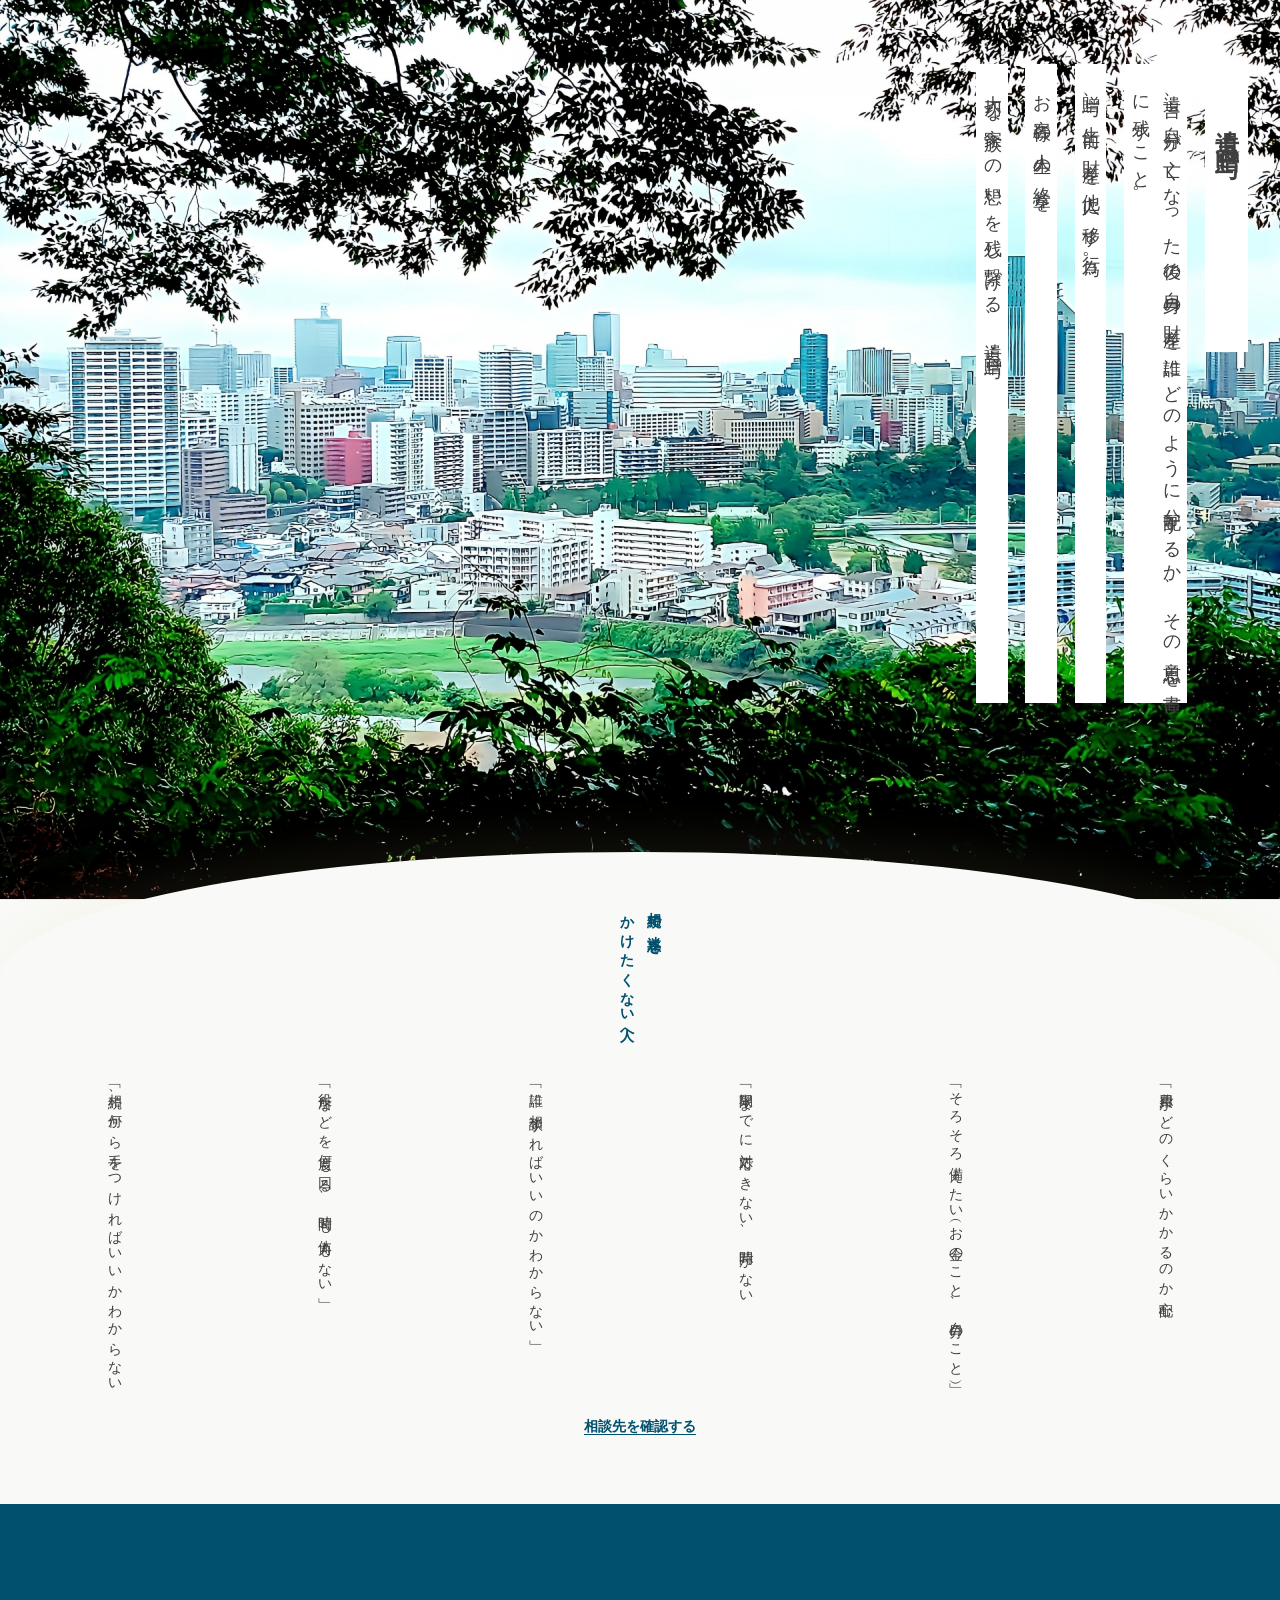
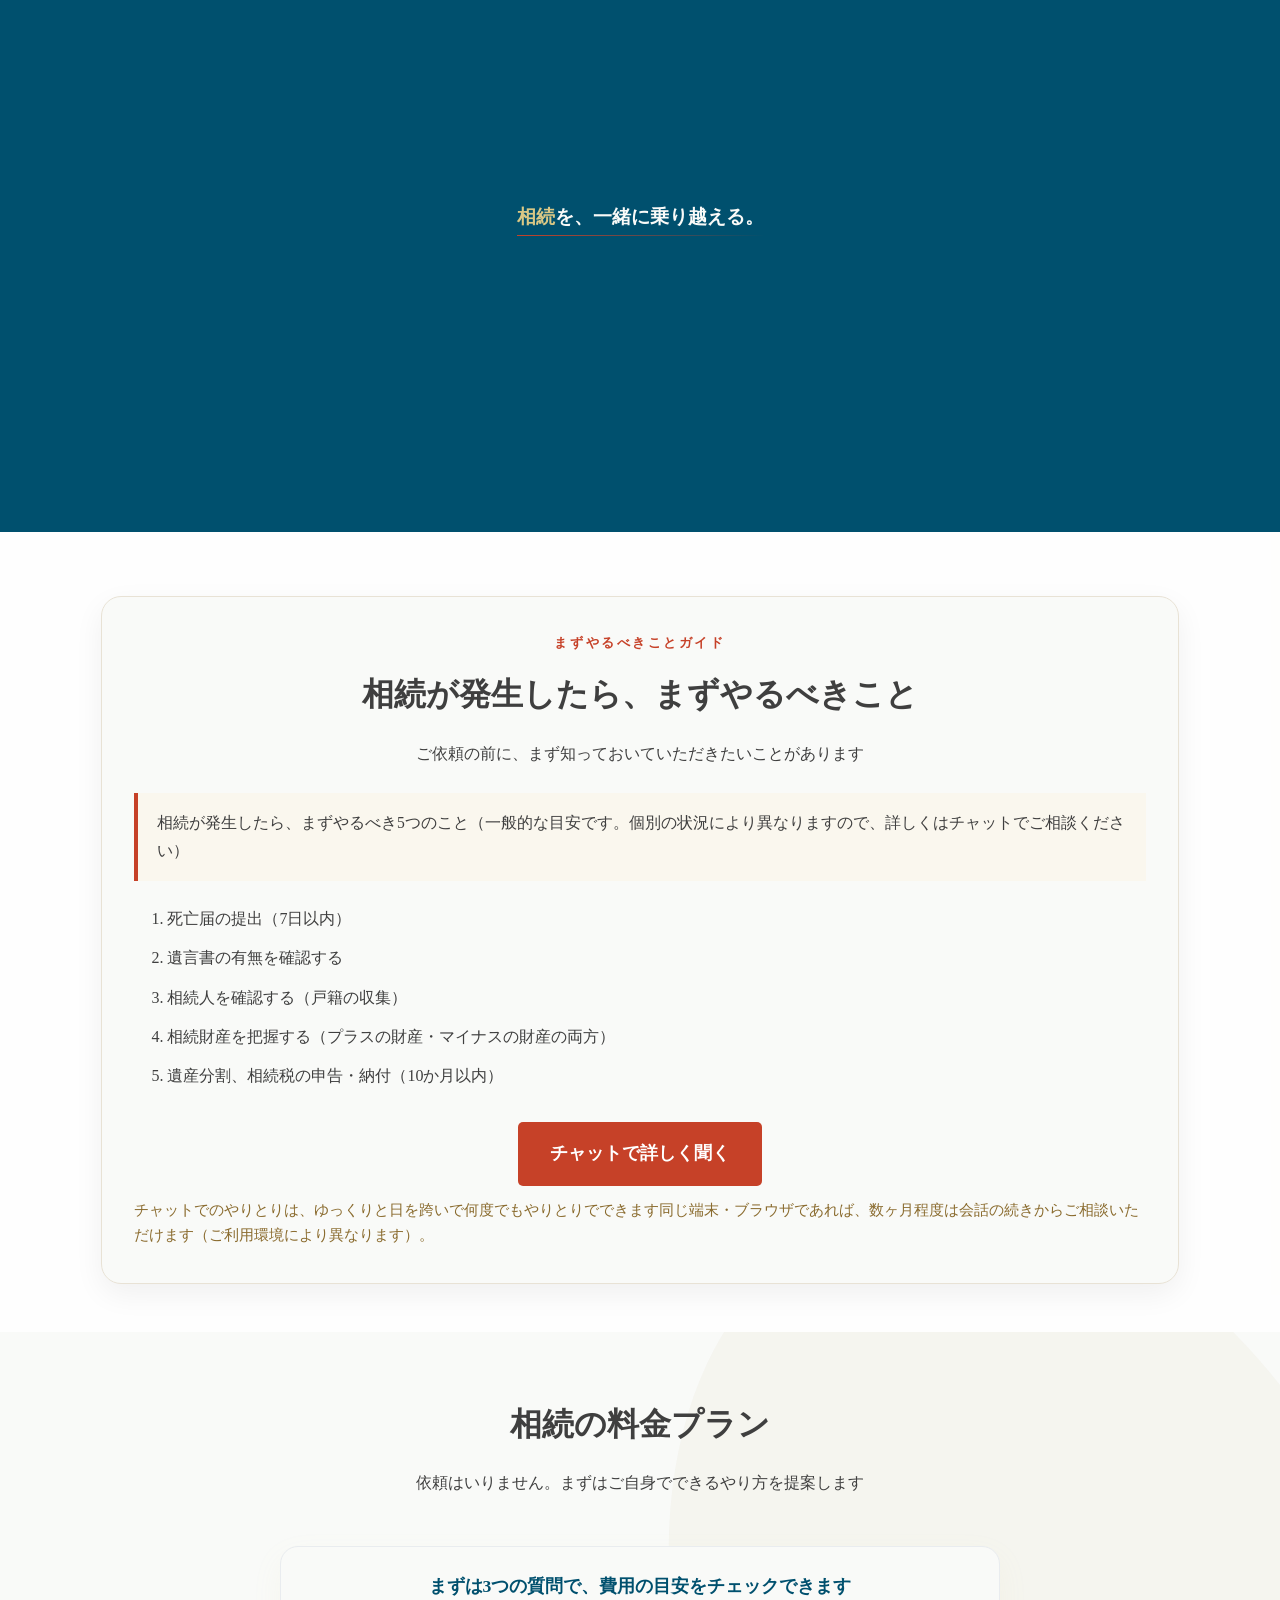
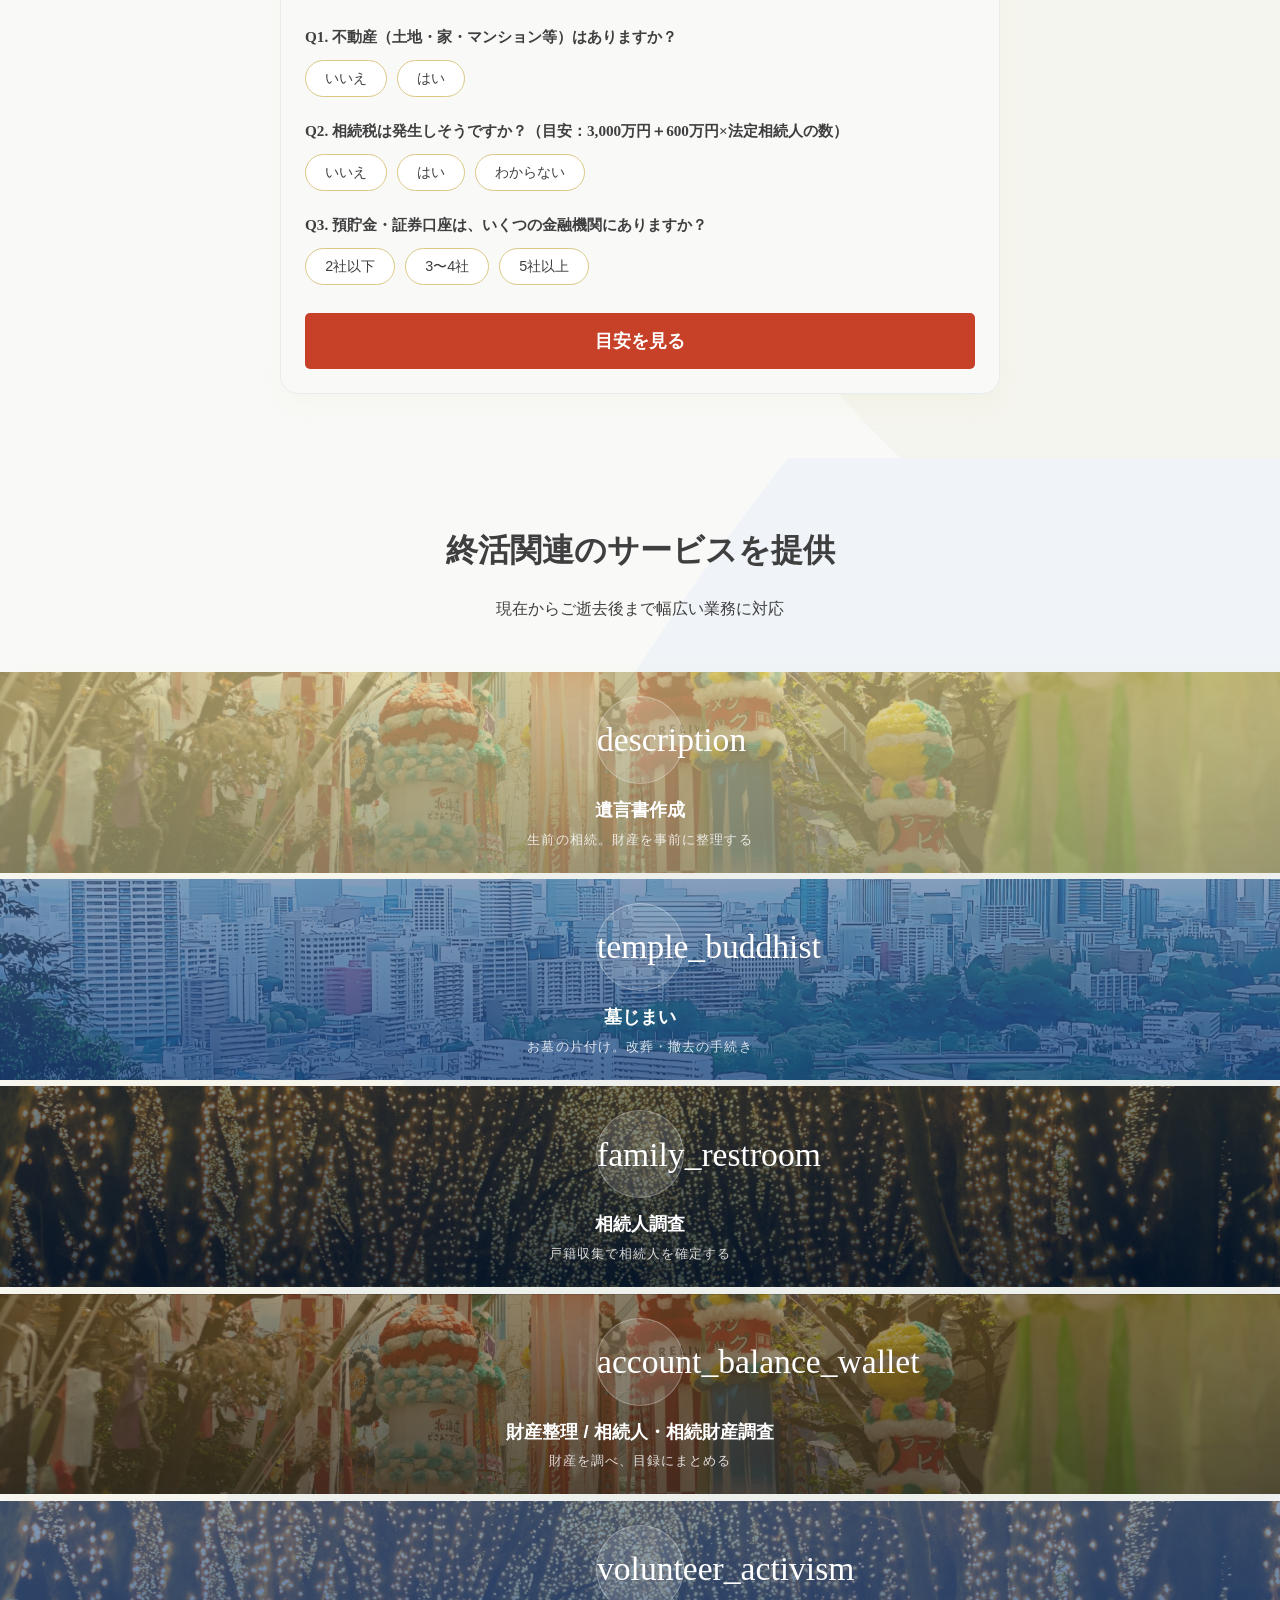
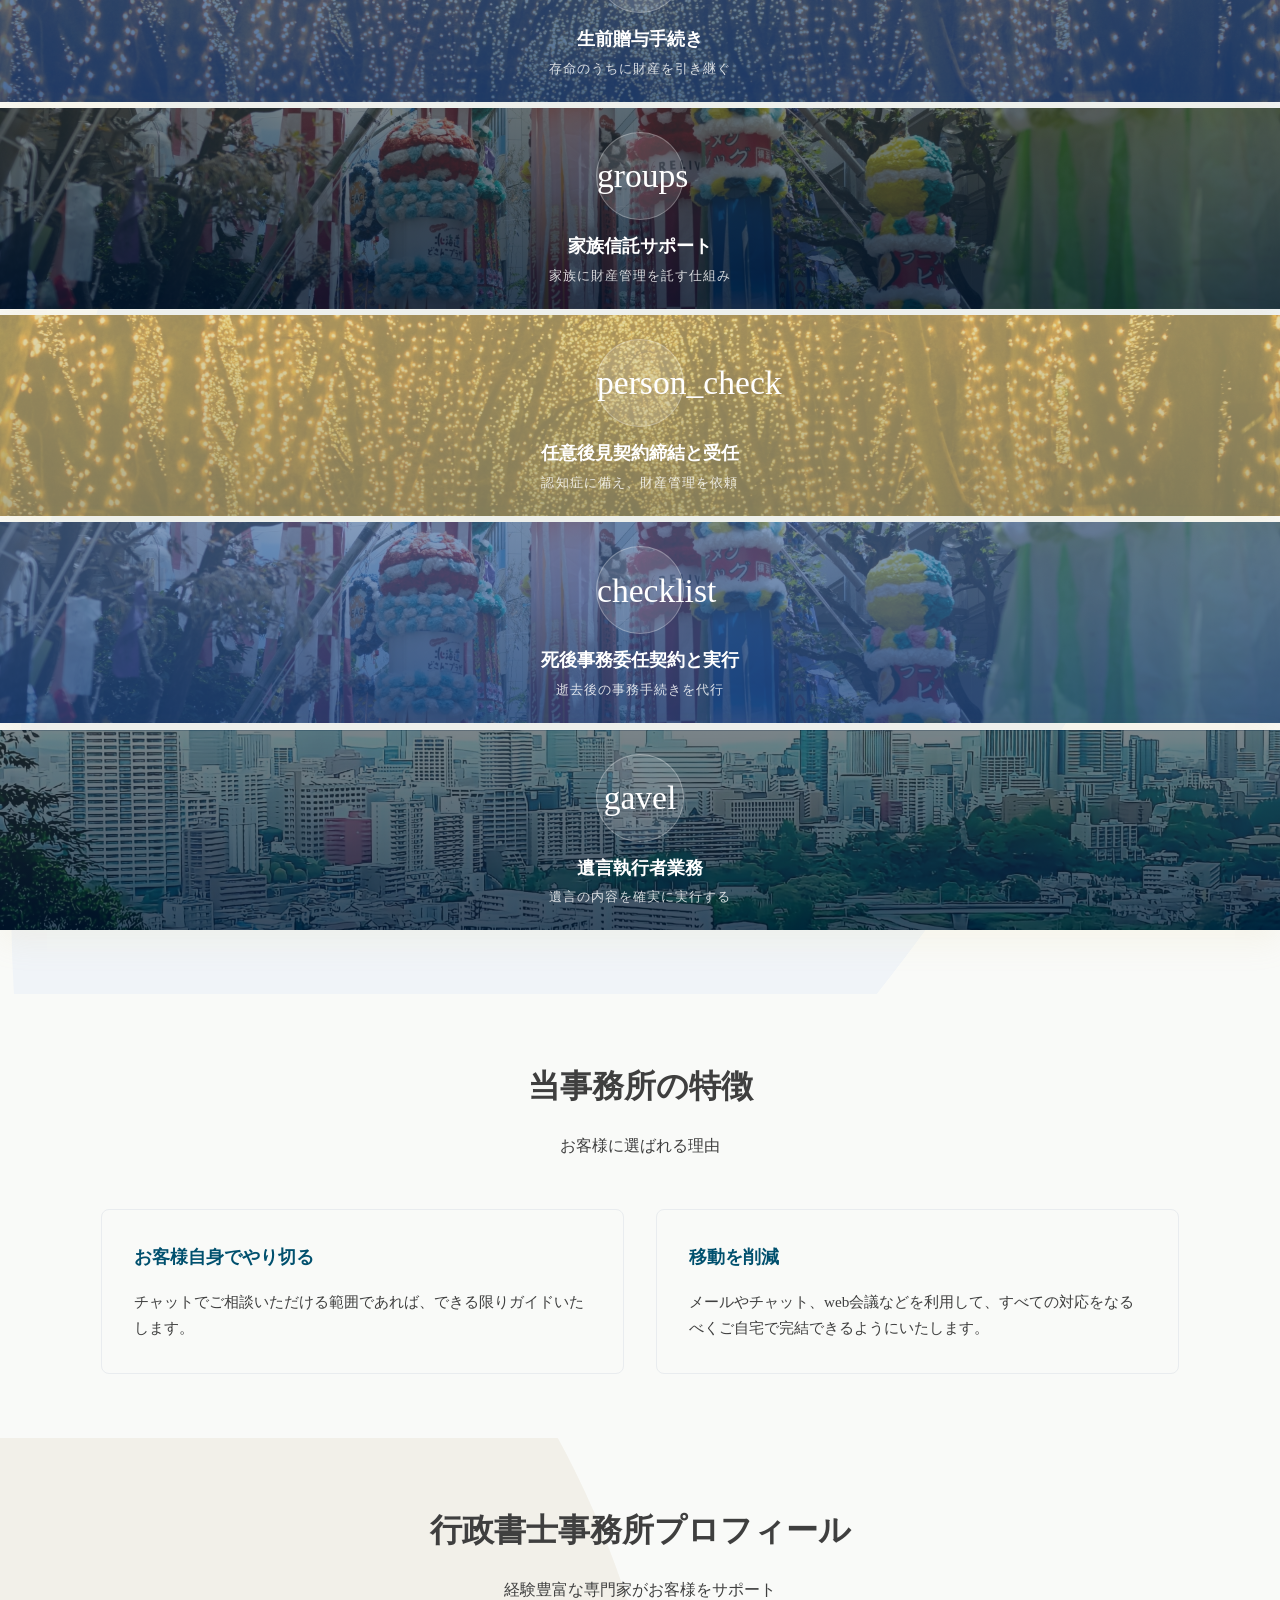
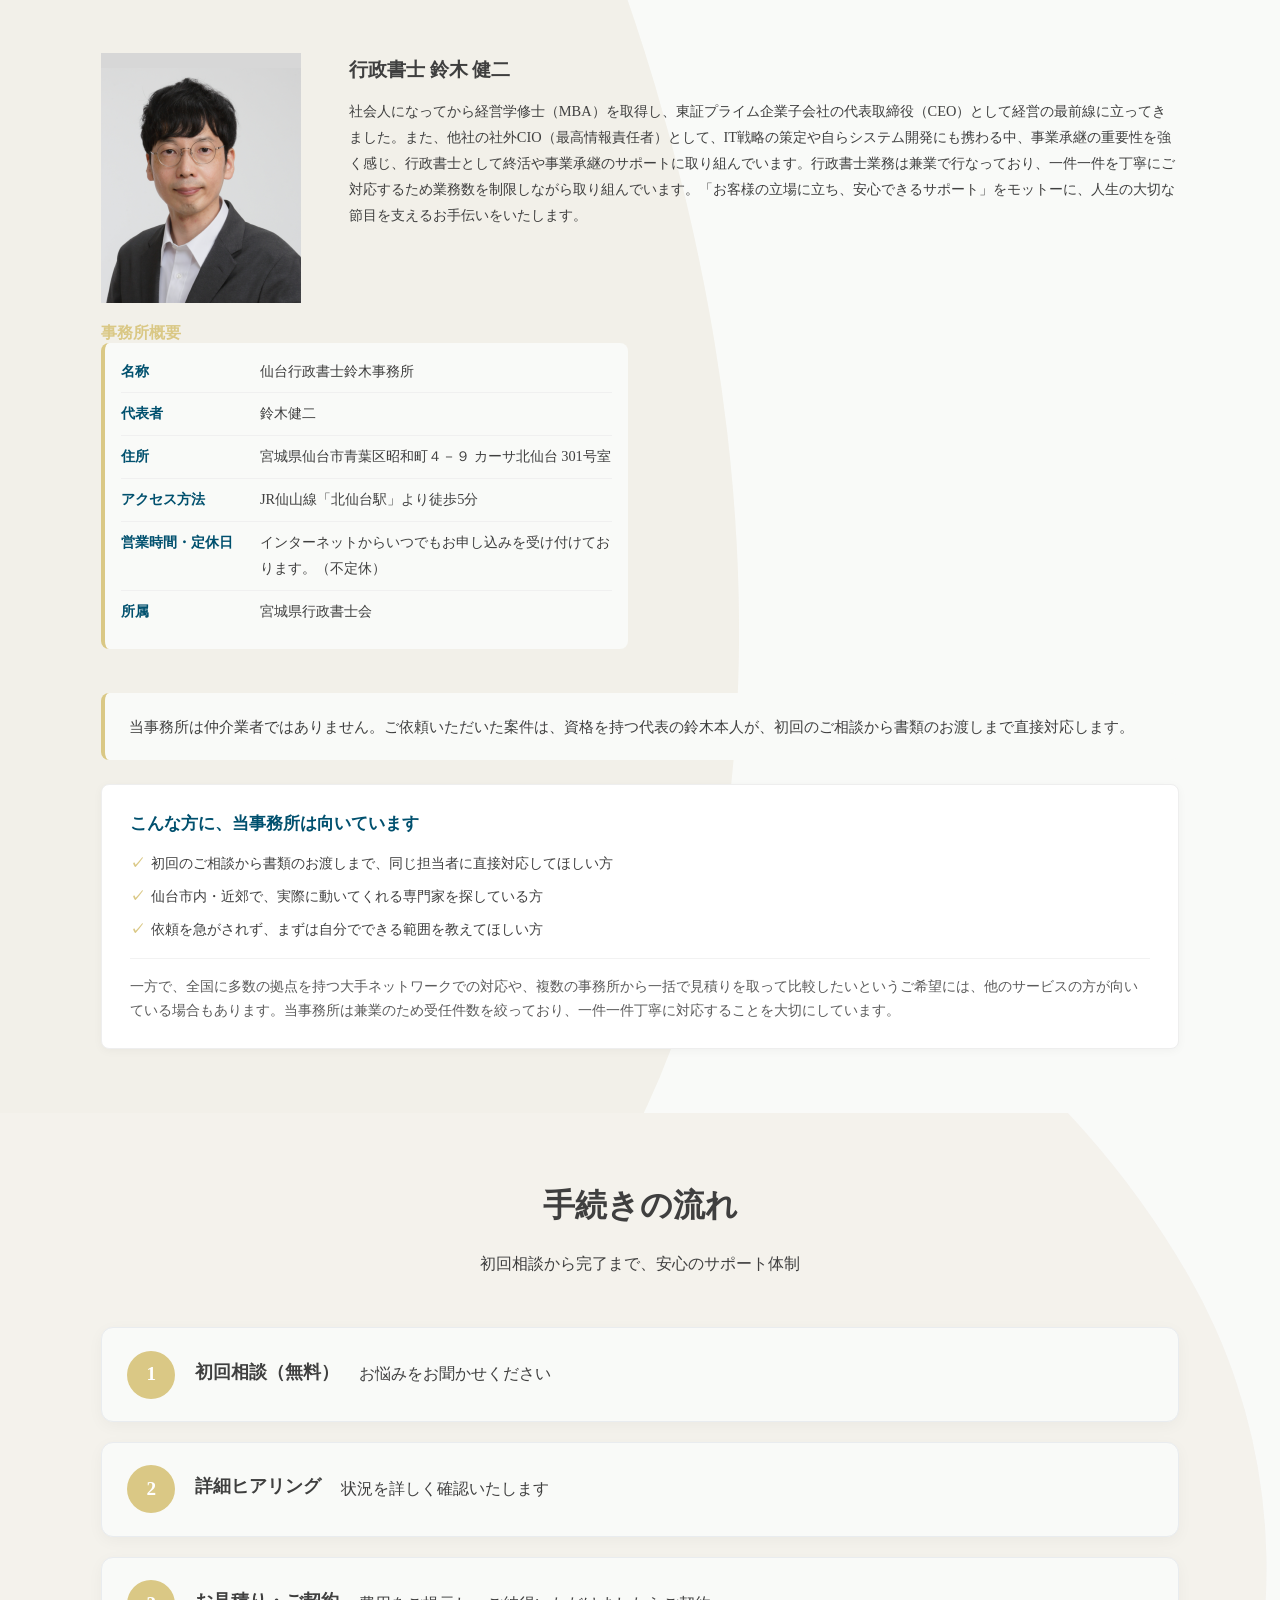
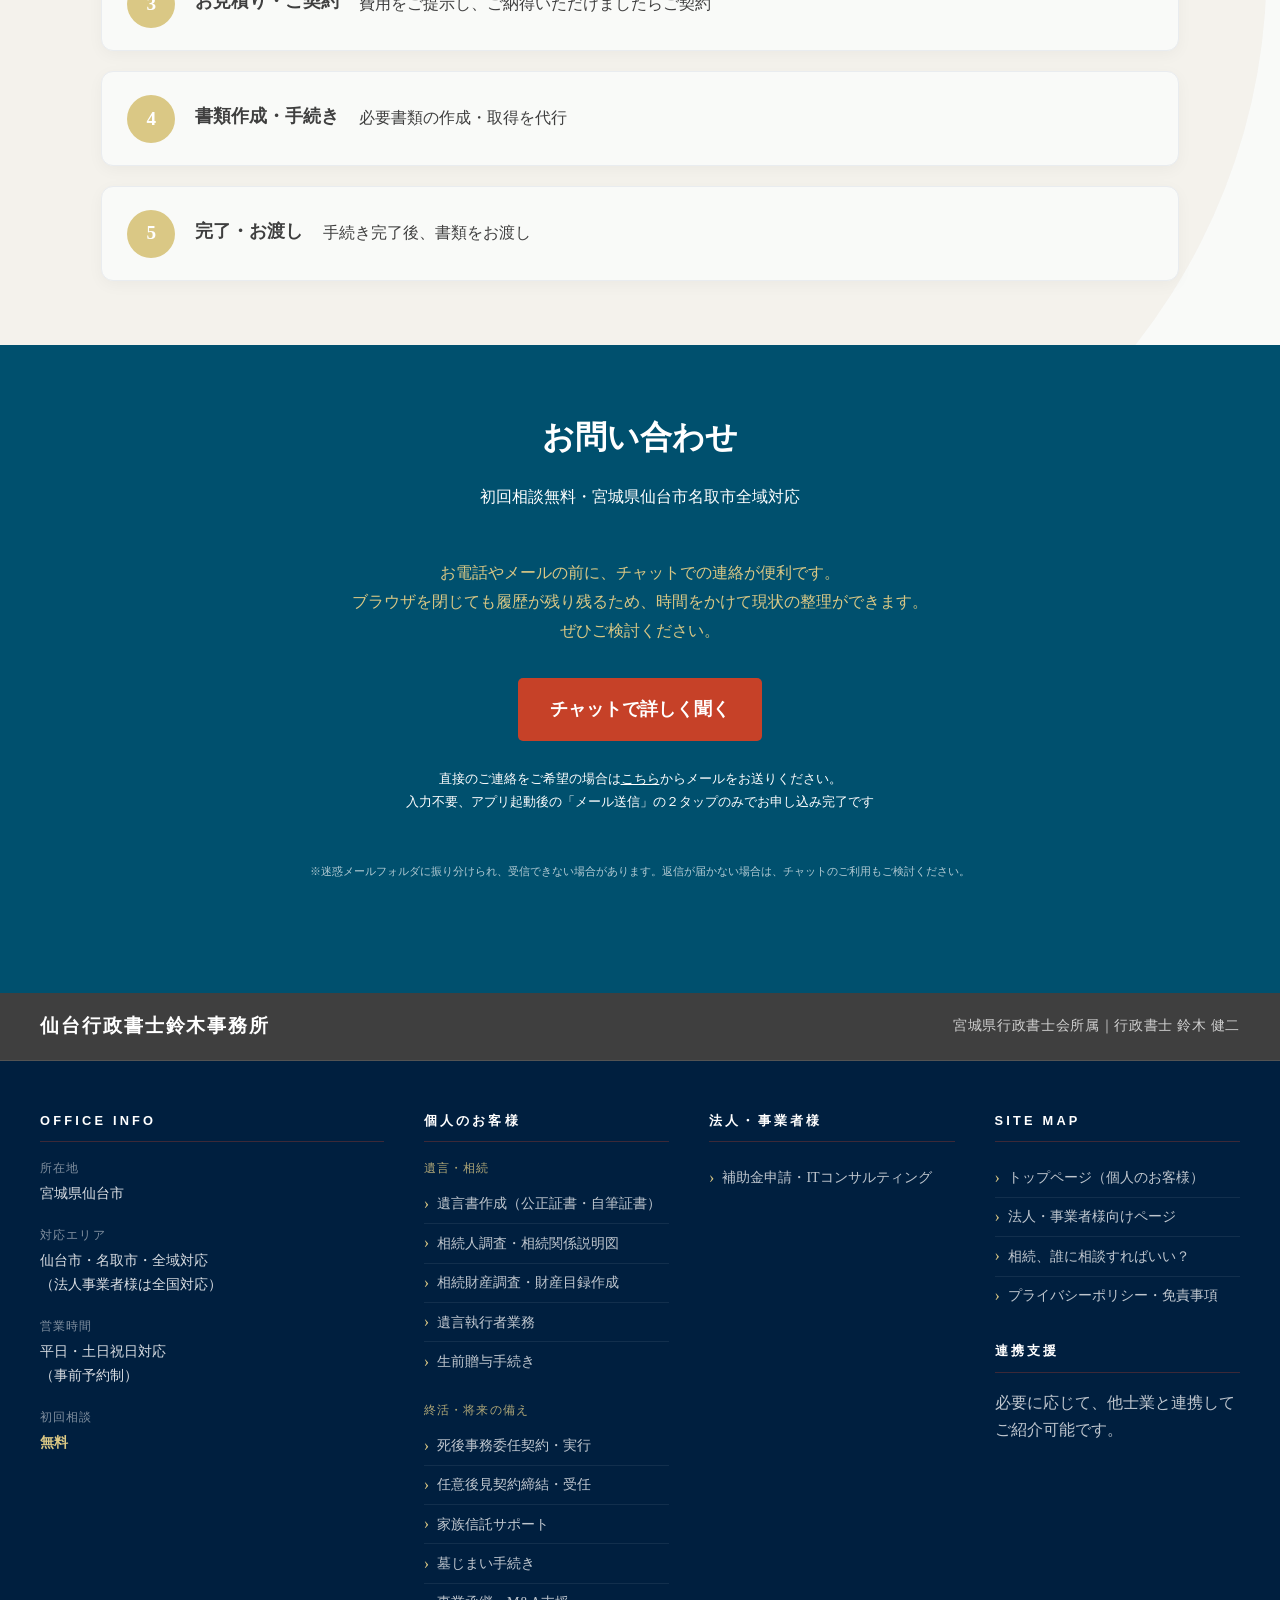
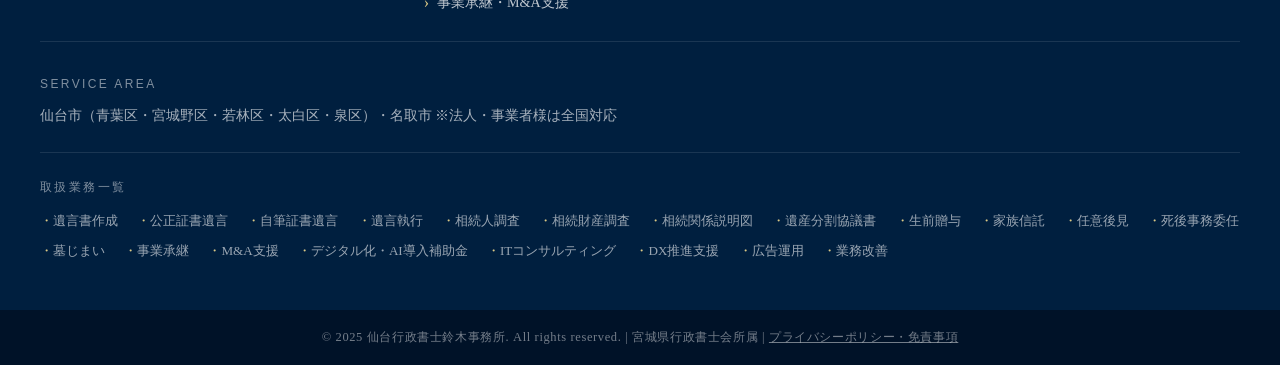
<file: index.html>
<!DOCTYPE html>
<html lang="ja">

<head>
    <!-- 旧URL（/?type=business）は法人向けページへ恒久移動したため転送する -->
    <script>
        (function () {
            if (new URLSearchParams(location.search).get('type') === 'business') {
                location.replace('/business/' + location.hash);
            }
        })();
    </script>
    <!-- Google tag (gtag.js) -->
    <script async src="https://www.googletagmanager.com/gtag/js?id=G-1465Z3ZDWF"></script>
    <script>
        window.dataLayer = window.dataLayer || [];
        function gtag() { dataLayer.push(arguments); }
        gtag('js', new Date());

        gtag('config', 'G-1465Z3ZDWF');
    </script>
    <meta charset="UTF-8">
    <meta name="viewport" content="width=device-width, initial-scale=1.0">
    <meta name="google" content="notranslate">
    <meta http-equiv="Content-Security-Policy"
        content="default-src 'self'; script-src 'self' 'unsafe-inline' 'unsafe-eval' https://js.hs-scripts.com https://js-na2.hs-scripts.com https://*.hs-scripts.com https://*.hubspot.com https://*.hubspotusercontent-na1.net https://*.hubapi.com https://*.hs-analytics.net https://*.hs-banner.com https://*.usemessages.com https://*.hscollectedforms.net https://*.google.com https://*.gstatic.com; script-src-elem 'self' 'unsafe-inline' 'unsafe-eval' https://js.hs-scripts.com https://js-na2.hs-scripts.com https://*.hs-scripts.com https://*.hubspot.com https://*.hubspotusercontent-na1.net https://*.hubapi.com https://*.hs-analytics.net https://*.hs-banner.com https://*.usemessages.com https://*.hscollectedforms.net https://*.google.com https://*.gstatic.com; style-src 'self' 'unsafe-inline' https://fonts.googleapis.com https://fonts.gstatic.com https://*.hubspot.com https://*.hubspotusercontent-na1.net https://*.hs-banner.com https://*.usemessages.com; img-src 'self' data: https: blob: https://*.hubspot.com https://*.hubspotusercontent-na1.net https://*.hubapi.com https://*.hs-banner.com https://*.usemessages.com; font-src 'self' https://fonts.gstatic.com data:; connect-src 'self' https://js.hs-scripts.com https://js-na2.hs-scripts.com https://*.hs-scripts.com https://*.hubspot.com https://*.hubspotusercontent-na1.net https://*.hubapi.com https://*.hs-analytics.net https://*.hs-banner.com https://*.usemessages.com https://*.hscollectedforms.net https://maps.googleapis.com https://*.google.com https://*.gstatic.com wss:; frame-src 'self' https://www.google.com https://maps.google.com https://*.hubspot.com https://app.hubspot.com https://*.hubspotusercontent-na1.net https://*.hs-banner.com https://*.usemessages.com https://*.hscollectedforms.net; object-src 'none'; base-uri 'self'; form-action 'self'; upgrade-insecure-requests">
    <title>宮城県仙台市で相続・遺言・死後事務委任、終活なら｜仙台行政書士鈴木事務所</title>
    <meta name="description"
        content="仙台市の相続・遺言書作成・死後事務委任・任意後見は仙台行政書士鈴木事務所へ。相続は料金プランを公開。初回相談無料。仲介業者を介さず、おひとり様・終活のお悩みに丁寧に対応します。">
    <meta property="og:title" content="おひとり様の遺言から任意後見、死後事務委任、相続まで伴走">
    <meta property="og:description" content="仙台市・名取市で遺言書作成、相続、死後事務委任をサポート。相続の費用も公開。初回無料相談受付中。">
    <meta property="og:type" content="website">
    <meta property="og:url" content="https://gyouseidesign.com/">
    <meta property="og:site_name" content="仙台行政書士鈴木事務所">
    <meta name="application-name" content="仙台行政書士鈴木事務所">
    <link rel="canonical" href="https://gyouseidesign.com/">
    <link rel="icon" href="favicon.ico">
    <link rel="preconnect" href="https://fonts.googleapis.com">
    <link rel="preconnect" href="https://fonts.gstatic.com" crossorigin>
    <link href="https://fonts.googleapis.com/css2?family=Material+Symbols+Rounded:opsz,wght,FILL,GRAD@24,500,0,0"
        rel="stylesheet">
    <script type="application/ld+json">
    {
      "@context": "https://schema.org",
      "@graph": [
        {
          "@type": "WebSite",
          "name": "仙台行政書士鈴木事務所",
          "url": "https://gyouseidesign.com/"
        },
        {
          "@type": "LegalService",
          "name": "仙台行政書士鈴木事務所",
          "description": "仙台市・名取市で遺言書作成、相続、死後事務委任、任意後見をサポートする行政書士事務所",
          "url": "https://gyouseidesign.com/",
          "image": "https://gyouseidesign.com/gyosyologo.svg",
          "address": {
            "@type": "PostalAddress",
            "addressLocality": "仙台市",
            "addressRegion": "宮城県",
            "addressCountry": "JP"
          },
          "geo": {
            "@type": "GeoCoordinates",
            "latitude": 38.27995121395825,
            "longitude": 140.86892140507982
          },
          "areaServed": ["仙台市", "名取市"],
          "priceRange": "初回無料相談"
        },
        {
          "@type": "FAQPage",
          "mainEntity": [
            {
              "@type": "Question",
              "name": "相続が発生したら、死亡届はいつまでに提出すればいいですか？",
              "acceptedAnswer": {
                "@type": "Answer",
                "text": "死亡届は亡くなったことを知った日から7日以内に提出する必要があります。個別の状況により異なりますので、詳しくはご相談ください。"
              }
            },
            {
              "@type": "Question",
              "name": "相続手続きで最初に確認すべきことは何ですか？",
              "acceptedAnswer": {
                "@type": "Answer",
                "text": "遺言書の有無を確認してください。遺言書があるかどうかで、その後の手続きの進め方が変わります。"
              }
            },
            {
              "@type": "Question",
              "name": "相続人は誰かをどう確認すればいいですか？",
              "acceptedAnswer": {
                "@type": "Answer",
                "text": "戸籍を収集することで、相続人を確認します。"
              }
            },
            {
              "@type": "Question",
              "name": "相続財産にはどんなものが含まれますか？",
              "acceptedAnswer": {
                "@type": "Answer",
                "text": "プラスの財産・マイナスの財産の両方を把握する必要があります。"
              }
            },
            {
              "@type": "Question",
              "name": "遺産分割や相続税の申告には期限がありますか？",
              "acceptedAnswer": {
                "@type": "Answer",
                "text": "遺産分割、相続税の申告・納付は10か月以内に行う必要があります。"
              }
            }
          ]
        }
      ]
    }
    </script>
    <link rel="stylesheet" href="style.css">
</head>

<body>

    <!-- Scroll Progress Bar -->
    <div class="scroll-progress"></div>

    <!-- Header -->
    <header class="header">
        <div id="header-banner"
            style="background-color: var(--main-color-dark);height: 1.5em;color: var(--text-color);">
            <h1 style="font-size: 0.8em;font-weight: lighter;">仙台で相続・遺言贈与・死後事務委任・事業承継なら</h1>
        </div>
        <div class="header-container">
            <div class="logo">
                <img src="gyosyologo.svg" alt="仙台行政書士鈴木事務所" style="height: 1.8rem; width: auto;
    vertical-align: -0.25em;">
                <span style="display: inline-block; line-height: 2.5rem;">仙台行政書士鈴木事務所</span>
            </div>
            <nav class="nav">
                <!-- <a href="#services">サービス</a>
                <a href="#contact">お問い合わせ</a> -->
                <div class="mode-switcher">
                    <a href="/" class="mode-btn mode-btn-toc active" id="btn-toc">個人のお客様</a>
                    <a href="/business/" class="mode-btn mode-btn-tob" id="btn-tob">法人・事業者様</a>
                </div>
            </nav>
        </div>
    </header>

    <!-- ===== toC セクション（個人向け：遺言・相続・死後事務委任） ===== -->
    <div class="mode-toc mode-toc--hero">

        <!-- Hero Section (toC) -->
        <section class="hero">
            <div class="hero-content">
                <div class="hero-slide">
                    <div class="hero-image" style="background-image: url('2807663_m.jpg');"></div>
                    <div class="hero-caption">
                        <h2 class="hero-topic">相続</h2>
                        <p class="hero-message">
                            <span>亡くなられた方の財産を</span>
                            <span>家族が引き継ぐこと。</span>
                            <span>ひとりで抱えなくていい。</span>
                            <span>寄り添い、共に乗り越える、相続。</span>
                        </p>
                    </div>
                </div>

                <div class="hero-slide active">
                    <div class="hero-image" style="background-image: url('33203817_m.jpg');"></div>
                    <div class="hero-caption">
                        <h2 class="hero-topic">遺言・贈与</h2>
                        <p class="hero-message">
                            <span>遺言、自分が亡くなった後の自身の財産を誰にどのように分配するか、その意思を書面に残すこと。</span>
                            <span>贈与、生前に財産を他人に移す行為。</span>
                            <span>お客様の人生の終章を</span>
                            <span>大切な家族への想いを残し繋げる、遺言・贈与。</span>
                        </p>
                    </div>
                </div>

                <div class="hero-slide">
                    <div class="hero-image" style="background-image: url('3553683_m.jpg');"></div>
                    <div class="hero-caption">
                        <h2 class="hero-topic">任意後見</h2>
                        <p class="hero-message">
                            <span>自身の認知症などで判断能力が低下した時に備えて、</span>
                            <span>自分で選んだ人に自身が望む支援内容について依頼する契約。</span>
                            <span>未来に備える</span>
                            <span>生き切る、任意後見。</span>
                        </p>
                    </div>
                </div>

                <div class="hero-slide">
                    <div class="hero-image" style="background-image: url('33312042_m.jpg');"></div>
                    <div class="hero-caption">
                        <h2 class="hero-topic">死後事務委任</h2>
                        <p class="hero-message">
                            <span>自分の死後に発生する葬儀の手配や</span>
                            <span>公共料金の解約、遺品整理、役所への手続きなど、</span>
                            <span>様々な事務処理を信頼できる第三者（受任者）に生前に依頼しておくこと。</span>
                            <span>あなたの思いを引き継ぐ、死後事務委任。</span>
                        </p>
                    </div>
                </div>
            </div>
        </section>

        <!-- Concerns Section (toC) -->
        <section id="concerns-toc" class="concerns section-transition">
            <div class="container">
                <h2 class="worry-title">相続で迷惑を<br />&nbsp;かけたくない人へ</h2>

                <div class="concerns-list">
                    <div class="concern-item stagger-item">
                        <p>「相続、何から手をつければいいかわからない」</p>
                    </div>
                    <div class="concern-item stagger-item">
                        <p>「役所などを何度も回る、時間も体力もない」</p>
                    </div>
                    <div class="concern-item stagger-item">
                        <p>「誰に相談すればいいのかわからない」</p>
                    </div>
                    <div class="concern-item stagger-item">
                        <p>「期限までに対応できない、時間がない</p>
                    </div>
                    <div class="concern-item stagger-item">
                        <p>「そろそろ備えたい（お金のこと、自分のこと）」</p>
                    </div>
                    <div class="concern-item stagger-item">
                        <p>「費用がどのくらいかかるのか心配」</p>
                    </div>
                </div>

                <h3 class="concerns-diagnostic-link"><a href="/soudan/">相談先を確認する</a></h3>
            </div>
        </section>

    </div><!-- /mode-toc (hero + concerns) -->


    <section id="message" class="message section-transition">
        <div class="container">
            <div class="center">
                <h2 class="segment-message"><span class="segment-message__main">相続</span>を、一緒に乗り越える。</h2>
            </div>
        </div>
    </section>

    <section id="guide" class="guide-section section-transition" aria-labelledby="guide-title">
        <div class="container">
            <div class="guide-section__card">
                <p class="guide-section__eyebrow">まずやるべきことガイド</p>
                <h2 class="section-title" id="guide-title">相続が発生したら、まずやるべきこと</h2>
                <p class="section-subtitle" style="margin-bottom: 1.5rem;">ご依頼の前に、まず知っておいていただきたいことがあります</p>

                <blockquote class="guide-section__intro">
                    相続が発生したら、まずやるべき5つのこと（一般的な目安です。個別の状況により異なりますので、詳しくはチャットでご相談ください）
                </blockquote>

                <ol class="guide-section__list">
                    <li>死亡届の提出（7日以内）</li>
                    <li>遺言書の有無を確認する</li>
                    <li>相続人を確認する（戸籍の収集）</li>
                    <li>相続財産を把握する（プラスの財産・マイナスの財産の両方）</li>
                    <li>遺産分割、相続税の申告・納付（10か月以内）</li>
                </ol>

                <div class="guide-section__actions">
                    <a href="#contact" class="cta-button" data-action="open-chat">チャットで詳しく聞く</a>
                </div>
                <p class="guide-section__note" style="margin-top:0.75rem;  ">
                    チャットでのやりとりは、ゆっくりと日を跨いで何度でもやりとりでできます同じ端末・ブラウザであれば、数ヶ月程度は会話の続きからご相談いただけます（ご利用環境により異なります）。
                </p>

            </div>
        </div>
    </section>

    <!-- Pricing Plans (toC) -->
    <section id="plans-toc" class="plans section-transition mode-toc">
        <div class="container">
            <h2 class="section-title animate-on-scroll">相続の料金プラン</h2>
            <p class="section-subtitle animate-on-scroll">依頼はいりません。まずはご自身でできるやり方を提案します</p>

            <div class="plan-diagnostic animate-on-scroll">
                <p class="plan-diagnostic__heading">まずは3つの質問で、費用の目安をチェックできます</p>
                <div class="plan-diagnostic__q">
                    <span class="plan-diagnostic__q-label">Q1. 不動産（土地・家・マンション等）はありますか？</span>
                    <div class="plan-diagnostic__options">
                        <button type="button" class="plan-diagnostic__option" data-group="property"
                            data-value="no">いいえ</button>
                        <button type="button" class="plan-diagnostic__option" data-group="property"
                            data-value="yes">はい</button>
                    </div>
                </div>
                <div class="plan-diagnostic__q">
                    <span class="plan-diagnostic__q-label">Q2. 相続税は発生しそうですか？（目安：3,000万円＋600万円×法定相続人の数）</span>
                    <div class="plan-diagnostic__options">
                        <button type="button" class="plan-diagnostic__option" data-group="tax"
                            data-value="none">いいえ</button>
                        <button type="button" class="plan-diagnostic__option" data-group="tax"
                            data-value="yes">はい</button>
                        <button type="button" class="plan-diagnostic__option" data-group="tax"
                            data-value="unknown">わからない</button>
                    </div>
                </div>
                <div class="plan-diagnostic__q">
                    <span class="plan-diagnostic__q-label">Q3. 預貯金・証券口座は、いくつの金融機関にありますか？</span>
                    <div class="plan-diagnostic__options">
                        <button type="button" class="plan-diagnostic__option" data-group="banks"
                            data-value="le2">2社以下</button>
                        <button type="button" class="plan-diagnostic__option" data-group="banks"
                            data-value="3to4">3〜4社</button>
                        <button type="button" class="plan-diagnostic__option" data-group="banks"
                            data-value="ge5">5社以上</button>
                    </div>
                </div>
                <button type="button" class="cta-button plan-diagnostic__submit"
                    data-action="show-estimate">目安を見る</button>
                <div id="omakase-result" class="plan-diagnostic__result"></div>
            </div>

            <div id="plan-types" class="is-hidden">
                <p class="section-subtitle animate-on-scroll" style="margin-top:2rem;font-size:0.9rem;">
                    各カードをクリックすると詳しい内容をご確認いただけます</p>

                <div class="plans-grid">
                    <article class="plan-card plan-card--guide animate-on-scroll" data-plan="guide" tabindex="0"
                        role="button" aria-haspopup="dialog">
                        <div class="plan-card__head">
                            <span class="plan-card__icon"><span class="material-symbols-rounded"
                                    aria-hidden="true">forum</span></span>
                            <span class="plan-card__label">はじめに</span>
                            <h3 class="plan-card__title">ガイドタイプ</h3>
                        </div>
                        <div class="plan-card__body">
                            <ul class="plan-card__list">
                                <li>進め方の整理と手順のご案内</li>
                                <li>必要書類や確認事項のアドバイス</li>
                                <li>ご自身で動くための実務ガイド</li>
                                <li>事前予約制のweb会議でご案内</li>
                            </ul>
                            <div class="plan-card__price">
                                <span class="plan-card__price-amount">無料</span>
                                <small>ご自身で全て実施したい方向け</small>
                                <button type="button" class="plan-card__cta" data-action="open-chat">チャットで相談する</button>
                            </div>
                        </div>
                    </article>
                    <article class="plan-card plan-card--custom animate-on-scroll" data-plan="omakase" tabindex="0"
                        role="button" aria-haspopup="dialog">
                        <div class="plan-card__head">
                            <span class="plan-card__icon"><span class="material-symbols-rounded"
                                    aria-hidden="true">handshake</span></span>
                            <span class="plan-card__label">つぎに</span>
                            <h3 class="plan-card__title">お任せタイプ</h3>
                        </div>
                        <div class="plan-card__body">
                            <ul class="plan-card__list">
                                <li>戸籍収集・財産調査・名義変更を一括対応</li>
                                <li>ライト／標準／フルの3段階でご案内</li>
                                <li>個別事情に合わせた柔軟な対応</li>
                            </ul>
                            <div class="plan-card__price">
                                <span class="plan-card__price-amount" id="omakase-card-price">50万円〜80万円</span>
                                <small>ご相談後詳細の見積もりをして確定します</small>
                                <button type="button" class="plan-card__cta">詳細を見る</button>
                            </div>
                        </div>
                    </article>
                    <article class="plan-card plan-card--custom animate-on-scroll" data-plan="custom" tabindex="0"
                        role="button" aria-haspopup="dialog">
                        <div class="plan-card__head">
                            <span class="plan-card__icon"><span class="material-symbols-rounded"
                                    aria-hidden="true">tune</span></span>
                            <span class="plan-card__label">つぎに</span>
                            <h3 class="plan-card__title">オーダーメイドタイプ</h3>
                        </div>
                        <div class="plan-card__body">
                            <ul class="plan-card__list">
                                <li>必要な作業だけを個別に選んで依頼</li>
                                <li>書類作成や収集の代行</li>
                                <li>個別事情に合わせた柔軟な対応</li>
                            </ul>
                            <div class="plan-card__price">
                                <span class="plan-card__price-amount">個別お見積り</span>
                                <small>必要な作業だけをお選びいただけます。詳しくはご相談ください</small>
                                <button type="button" class="plan-card__cta">詳細を見る</button>
                            </div>
                        </div>
                    </article>
                </div>
            </div>

            <!-- お任せタイプ「詳細を見る」モーダルの文言ソース。常時非表示（is-hidden）だが
                 静的HTMLとしてDOMに存在させ、検索エンジンにも読める状態にしている。
                 表示時はJS（common.js）がこの中身をモーダルへコピーする。 -->
            <div id="omakase-detail-content" class="is-hidden" aria-hidden="true">
                <p>相続手続きをすべてお任せいただくタイプです。手続きの数や専門性に応じて金額が上下し、当事務所では、財産の種別や金額に応じて大きく金額が異なります。</p>
                <ul class="plan-card__list">
                    <li><strong>ライト（35〜65万円）：</strong>不動産なし・相続税なしの方向け。戸籍収集・財産調査・遺産分割協議書作成など、基本となる手続きを一括対応します。</li>
                    <li><strong>標準（50〜80万円）：</strong>不動産ありの方向け。ライトの内容に加え、不動産の名義変更登記（司法書士が対応）が含まれます。</li>
                    <li><strong>フル（100〜150万円）：</strong>相続税が発生する方向け。標準の内容に加え、相続税申告（税理士が対応）が含まれます。150万円を超える複雑なケースもございます。
                    </li>
                </ul>

                <p><strong>なぜこの金額か</strong></p>
                <p>すべてのお任せプランに共通して含まれる作業は7つあります：役所への各種届出サポート／戸籍収集・相続関係説明図の作成／法定相続情報一覧図の作成／財産調査・残高証明書の取得／財産目録の作成／遺産分割協議書の作成／預貯金の解約・名義変更。
                </p>
                <p>その上で金額のレンジ（下限〜上限）を動かしているのは、主に2つの要因です。</p>
                <ul class="plan-card__list">
                    <li><strong>相続人の人数：</strong>戸籍収集・印鑑証明書の代理取得・意思確認が人数分加算されます</li>
                    <li><strong>金融機関の数：</strong>残高証明書の取得・解約・名義変更の手続きが1社ごとに加算されます</li>
                </ul>

                <p><strong>対応する手続きの一部をご紹介（個別依頼時の参考価格・税込）</strong></p>
                <ul class="plan-card__list">
                    <li>役所への各種届出サポート（参考価格：11,000円〜）</li>
                    <li>戸籍収集・相続関係説明図の作成（参考価格：1人・1自治体あたり4,400円〜）</li>
                    <li>預貯金・株式・投資信託の残高確認・残高証明書取得（参考価格：22,000円／金融機関）</li>
                    <li>財産目録の作成（参考価格：22,000円）</li>
                    <li>遺産分割協議書の作成（参考価格：66,000円）</li>
                    <li>預貯金・株式・投資信託の解約・名義変更（参考価格：44,000円／金融機関）</li>
                    <li>自動車の名義変更・車庫証明取得含む（参考価格：16,500円〜27,500円）</li>
                    <li>デジタル遺産（パソコン・スマートフォン）の調査（参考価格：11,000円／機器）</li>
                    <li>各種有料サービス・会員登録の解約（参考価格：5,500円／サービス）</li>
                </ul>
                <p>上記は主な手続きの一部です。すべての手続きが毎回必要なわけではなく、お客様の状況に応じて必要なものだけ対応します。役所への手数料・交通費等の実費は別途です。</p>

                <p><strong>専門家と連携して対応する手続き（お客様はそのままお任せいただけます）</strong></p>
                <p>不動産の名義変更登記や相続税申告などは、法律上、司法書士・税理士といった専門家の業務です。当事務所は行政書士として、自動車の名義変更や農地の届出、戸籍収集・財産調査・遺産分割協議書の作成など、登記や相続税以外の幅広い手続きを専門に扱っております。こうした専門家が必要な手続きも、連携先へのご紹介から進捗管理まで含めて<strong>窓口は当事務所が一括して担当</strong>しますので、複数の手続きが重なる場合ほど、まとめてご依頼いただくと便利です。
                </p>
                <ul class="plan-card__list">
                    <li>不動産名義変更登記 → 司法書士が対応</li>
                    <li>相続税申告 → 税理士が対応</li>
                </ul>
                <p>詳しい料金は初回相談後の調査を経て詳しいお見積りをご提示いたします。</p>
            </div>

            <!-- オーダーメイドタイプ「詳細を見る」モーダルの文言ソース。omakase同様、常時非表示（is-hidden）の
                 静的HTMLとしてDOMに持たせている。 -->
            <div id="custom-detail-content" class="is-hidden" aria-hidden="true">
                <p>「任せられるところだけ任せたい」という方向けに、必要な作業だけを個別にお引き受けする対応です。下記の中から、ご希望の作業をお選びいただけます（一部抜粋、参考価格は税込）。</p>
                <ul class="plan-card__list">
                    <li>役所への各種届出サポート（参考価格：11,000円〜）</li>
                    <li>戸籍収集・相続関係説明図の作成（参考価格：1人・1自治体あたり4,400円〜）</li>
                    <li>法定相続情報一覧図の作成（参考価格：13,200円）</li>
                    <li>財産調査・残高証明書の取得（参考価格：22,000円／金融機関）</li>
                    <li>財産目録の作成（参考価格：22,000円）</li>
                    <li>遺産分割協議書の作成（参考価格：66,000円）</li>
                    <li>農地を相続した場合の農業委員会への届出（参考価格：22,000円／自治体）</li>
                    <li>デジタル遺産（パソコン・スマートフォン）の調査（参考価格：11,000円／機器）</li>
                    <li>その他、戸籍・財産・名義変更等に関する各種手続き（個別お見積り）</li>
                </ul>
                <p>料金は作業内容ごとの個別お見積りとなります。ご希望の作業をお伺いした上で、詳しい料金は初回相談後の調査を経てお見積り、実施事項ごご選択となります。参考価格は同種事務所の公開料金を参考にした目安です。役所への手数料・交通費等の実費は別途です。
                </p>
            </div>
        </div>
    </section>

    <!-- Services Section (toC) -->
    <section id="services" class="services mode-toc">
        <div class="container">
            <h2 class="section-title animate-on-scroll">終活関連のサービスを提供</h2>
            <p class="section-subtitle animate-on-scroll">現在からご逝去後まで幅広い業務に対応</p>

            <ul class="service-nav-list">
                <li>
                    <button type="button" class="service-nav-item animate-on-scroll" data-service-title="遺言書作成"
                        data-service-desc="公正証書遺言・自筆証書遺言の作成支援を行い、お客様の意思を確実に実現できる遺言書をサポートいたします。公正証書遺言は11万円〜（証人手配等含む総額目安15〜20万円程度）、ご夫婦同時作成は17万円〜（総額目安25〜35万円程度）が料金の目安です。"
                        data-service-icon="description" data-service-bg="url('33312042_m.jpg')"
                        data-service-overlay="rgba(var(--main-color-rgb), 0.58)">
                        <span class="service-nav-item__icon material-symbols-rounded"
                            aria-hidden="true">description</span>
                        <span>
                            <h3 class="service-nav-item__title">遺言書作成</h3>
                            <span class="service-nav-item__hint">生前の相続。財産を事前に整理する</span>
                        </span>
                    </button>
                </li>
                <li>
                    <button type="button" class="service-nav-item animate-on-scroll" data-service-title="墓じまい"
                        data-service-desc="お墓の撤去・改葬に必要な行政手続き（改葬許可申請等）から、墓地管理者・新しい受け入れ先との調整まで、墓じまいに伴う手続きを代行いたします。料金は墓地の状況により異なるため個別お見積りとなります。"
                        data-service-icon="temple_buddhist" data-service-bg="url('33203817_m.jpg')"
                        data-service-overlay="rgba(44, 90, 160, 0.55)">
                        <span class="service-nav-item__icon material-symbols-rounded"
                            aria-hidden="true">temple_buddhist</span>
                        <span>
                            <h3 class="service-nav-item__title">墓じまい</h3>
                            <span class="service-nav-item__hint">お墓の片付け。改葬・撤去の手続き</span>
                        </span>
                    </button>
                </li>
                <li>
                    <button type="button" class="service-nav-item animate-on-scroll" data-service-title="相続人調査"
                        data-service-desc="戸籍を出生から死亡までさかのぼって収集し、相続人を確定。相続関係説明図と法定相続情報一覧図を作成いたします。"
                        data-service-icon="family_restroom" data-service-bg="url('3553683_m.jpg')"
                        data-service-overlay="rgba(0, 24, 51, 0.50)">
                        <span class="service-nav-item__icon material-symbols-rounded"
                            aria-hidden="true">family_restroom</span>
                        <span>
                            <h3 class="service-nav-item__title">相続人調査</h3>
                            <span class="service-nav-item__hint">戸籍収集で相続人を確定する</span>
                        </span>
                    </button>
                </li>
                <li>
                    <button type="button" class="service-nav-item animate-on-scroll" data-service-title="財産整理 / 相続財産調査"
                        data-service-desc="預貯金・株式・投資信託の残高確認や残高証明書の取得、証券保管振替機構への情報開示請求、不動産の登記事項証明書・固定資産税評価証明書の取得、貸金庫の開扉支援、デジタル遺産（パソコン・スマートフォン）の調査、借金・債務の調査まで、財産の状況を漏れなく確認し、財産目録を作成いたします。"
                        data-service-icon="account_balance_wallet" data-service-bg="url('33312042_m.jpg')"
                        data-service-overlay="rgba(90, 65, 25, 0.52)">
                        <span class="service-nav-item__icon material-symbols-rounded"
                            aria-hidden="true">account_balance_wallet</span>
                        <span>
                            <h3 class="service-nav-item__title">財産整理 / 相続人・相続財産調査</h3>
                            <span class="service-nav-item__hint">財産を調べ、目録にまとめる</span>
                        </span>
                    </button>
                </li>
                <li>
                    <button type="button" class="service-nav-item animate-on-scroll" data-service-title="生前贈与手続き"
                        data-service-desc="ご存命のうちに財産を引き継ぐ生前贈与について、贈与契約書の作成や必要な手続きをサポートいたします。相続発生後の負担を軽くしたい方、特定の方に確実に財産を渡したい方に向けたサービスです。"
                        data-service-icon="volunteer_activism" data-service-bg="url('3553683_m.jpg')"
                        data-service-overlay="rgba(44, 90, 160, 0.55)">
                        <span class="service-nav-item__icon material-symbols-rounded"
                            aria-hidden="true">volunteer_activism</span>
                        <span>
                            <h3 class="service-nav-item__title">生前贈与手続き</h3>
                            <span class="service-nav-item__hint">存命のうちに財産を引き継ぐ</span>
                        </span>
                    </button>
                </li>
                <li>
                    <button type="button" class="service-nav-item animate-on-scroll" data-service-title="家族信託サポート"
                        data-service-desc="ご自身の財産の管理・承継方法を、信頼できるご家族に託す「家族信託」契約書の作成をサポートいたします。認知症で判断能力が低下した後も財産管理を続けられる仕組みとして、ご家族の事情に合わせて個別に設計いたします（料金は個別設計のため要相談）。"
                        data-service-icon="groups" data-service-bg="url('33312042_m.jpg')"
                        data-service-overlay="rgba(0, 24, 51, 0.50)">
                        <span class="service-nav-item__icon material-symbols-rounded" aria-hidden="true">groups</span>
                        <span>
                            <h3 class="service-nav-item__title">家族信託サポート</h3>
                            <span class="service-nav-item__hint">家族に財産管理を託す仕組み</span>
                        </span>
                    </button>
                </li>
                <!-- <li>
                    <button type="button" class="service-nav-item animate-on-scroll" data-service-title="事業承継・M&amp;A"
                        data-service-desc="事業承継やM&amp;Aに関する法的サポートを提供いたします。" data-service-icon="handshake"
                        data-service-bg="url('33203817_m.jpg')" data-service-overlay="rgba(90, 65, 25, 0.50)">
                        <span class="service-nav-item__icon material-symbols-rounded"
                            aria-hidden="true">handshake</span>
                        <span>
                            <h3 class="service-nav-item__title">事業承継・M&amp;A</h3>
                            <span class="service-nav-item__hint">会社の将来を法的にサポート</span>
                        </span>
                    </button>
                </li> -->
                <li>
                    <button type="button" class="service-nav-item animate-on-scroll" data-service-title="任意後見契約締結と受任"
                        data-service-desc="将来、認知症などで判断能力が低下した場合に備え、あらかじめ任意後見契約を結び、ご本人に代わって財産管理や生活上の手続きを行う任意後見受任者をお引き受けします。料金は財産規模に応じた月額制での個別見積りとなります。"
                        data-service-icon="person_check" data-service-bg="url('3553683_m.jpg')"
                        data-service-overlay="rgba(var(--main-color-rgb), 0.58)">
                        <span class="service-nav-item__icon material-symbols-rounded"
                            aria-hidden="true">person_check</span>
                        <span>
                            <h3 class="service-nav-item__title">任意後見契約締結と受任</h3>
                            <span class="service-nav-item__hint">認知症に備え、財産管理を依頼</span>
                        </span>
                    </button>
                </li>
                <li>
                    <button type="button" class="service-nav-item animate-on-scroll" data-service-title="死後事務委任契約と実行"
                        data-service-desc="ご逝去後の葬送等手続きのための契約と実行をお引き受けいたします。役所への各種届出（健康保険・介護保険・マイナンバーカード返還・世帯主変更等）、ご在職中だった場合の会社退職手続き、ライフライン（電気・ガス・水道・電話等）の解約、クレジットカードの解約、各種有料サービスの解約まで、ご逝去後に必要な事務を幅広く代行いたします（料金：25万円〜、別途実費）。"
                        data-service-icon="checklist" data-service-bg="url('33312042_m.jpg')"
                        data-service-overlay="rgba(44, 90, 160, 0.55)">
                        <span class="service-nav-item__icon material-symbols-rounded"
                            aria-hidden="true">checklist</span>
                        <span>
                            <h3 class="service-nav-item__title">死後事務委任契約と実行</h3>
                            <span class="service-nav-item__hint">逝去後の事務手続きを代行</span>
                        </span>
                    </button>
                </li>
                <li>
                    <button type="button" class="service-nav-item animate-on-scroll" data-service-title="遺言執行者業務"
                        data-service-desc="遺言執行者として、遺言書の内容にもとづき、遺産分割協議書の作成、預貯金・株式の解約・名義変更、不動産名義変更登記（司法書士と連携）など、相続手続き全体を確実に実行いたします。お客様ご自身で遺言執行者を探す必要はありません。"
                        data-service-icon="gavel" data-service-bg="url('33203817_m.jpg')"
                        data-service-overlay="rgba(0, 24, 51, 0.50)">
                        <span class="service-nav-item__icon material-symbols-rounded" aria-hidden="true">gavel</span>
                        <span>
                            <h3 class="service-nav-item__title">遺言執行者業務</h3>
                            <span class="service-nav-item__hint">遺言の内容を確実に実行する</span>
                        </span>
                    </button>
                </li>
            </ul>
        </div>
    </section>

    <section id="features" class="features section-transition">
        <div class="container">
            <h2 class="section-title animate-left">当事務所の特徴</h2>
            <p class="section-subtitle animate-right animate-delay-1">お客様に選ばれる理由</p>

            <div class="features-grid">
                <div class="feature-card animate-on-scroll animate-delay-1 enhanced-hover reveal">
                    <!-- <div class="feature-number">1</div> -->
                    <h3>お客様自身でやり切る</h3>
                    <p>チャットでご相談いただける範囲であれば、できる限りガイドいたします。
                    </p>
                </div>
                <div class="feature-card animate-on-scroll animate-delay-2 enhanced-hover reveal">
                    <!-- <div class="feature-number">2</div> -->
                    <h3>移動を削減</h3>
                    <p>メールやチャット、web会議などを利用して、すべての対応をなるべくご自宅で完結できるようにいたします。</p>
                </div>

            </div>
        </div>
    </section>

    <!-- ===== 共通セクション：プロフィール ===== -->
    <section id="profile" class="profile">
        <div class="container">
            <h2 class="section-title animate-on-scroll">行政書士事務所プロフィール</h2>
            <p class="section-subtitle animate-on-scroll" id="profile-subtitle">経験豊富な専門家がお客様をサポート</p>

            <div class="profile-content animate-on-scroll">
                <div class="profile-image"><img loading="lazy" class="img" src="./No1.png" style="
    width: 200px;
    height: 250px;
"></div>
                <div class="profile-details">
                    <h3>行政書士 鈴木 健二</h3>
                    <div class="profile-text">
                        <p>社会人になってから経営学修士（MBA）を取得し、東証プライム企業子会社の代表取締役（CEO）として経営の最前線に立ってきました。また、他社の社外CIO（最高情報責任者）として、IT戦略の策定や自らシステム開発にも携わる中、事業承継の重要性を強く感じ、行政書士として終活や事業承継のサポートに取り組んでいます。行政書士業務は兼業で行なっており、一件一件を丁寧にご対応するため業務数を制限しながら取り組んでいます。「お客様の立場に立ち、安心できるサポート」をモットーに、人生の大切な節目を支えるお手伝いをいたします。
                        </p>
                    </div>


                </div>
            </div>
            <div class="office-overview">
                <h4>事務所概要</h4>
                <dl class="office-overview__list">
                    <div class="office-overview__row">
                        <dt>名称</dt>
                        <dd>仙台行政書士鈴木事務所</dd>
                    </div>
                    <div class="office-overview__row">
                        <dt>代表者</dt>
                        <dd>鈴木健二</dd>
                    </div>
                    <div class="office-overview__row">
                        <dt>住所</dt>
                        <dd>宮城県仙台市青葉区昭和町４－９ カーサ北仙台 301号室</dd>
                    </div>
                    <div class="office-overview__row">
                        <dt>アクセス方法</dt>
                        <dd>JR仙山線「北仙台駅」より徒歩5分</dd>
                    </div>
                    <div class="office-overview__row">
                        <dt>営業時間・定休日</dt>
                        <dd>インターネットからいつでもお申し込みを受け付けております。（不定休）</dd>
                    </div>
                    <div class="office-overview__row">
                        <dt>所属</dt>
                        <dd>宮城県行政書士会</dd>
                    </div>
                </dl>
                <div class="office-overview__map">
                    <iframe
                        src="https://www.google.com/maps/embed?pb=!1m18!1m12!1m3!1d3131.985857901343!2d140.8662874761032!3d38.27982067186248!2m3!1f0!2f0!3f0!3m2!1i1024!2i768!4f13.1!3m3!1m2!1s0x5f89877c6b240001%3A0x8354e39e6bdccd1d!2z44Kr44O844K15YyX5LuZ5Y-w!5e0!3m2!1sja!2sjp!4v1783238490822!5m2!1sja!2sjp"
                        width="100%" height="350" style="border:0;" allowfullscreen loading="lazy"
                        referrerpolicy="strict-origin-when-cross-origin" title="事務所所在地地図"></iframe>
                </div>
            </div>
        </div>
        <!-- ===== 共通セクション：ポジショニング（仲介業者ではない／こんな方に向いています） ===== -->
        <div id="positioning" class="positioning">
            <div class="container">
                <div class="positioning-note animate-on-scroll">
                    <p>当事務所は仲介業者ではありません。ご依頼いただいた案件は、資格を持つ代表の鈴木本人が、初回のご相談から書類のお渡しまで直接対応します。</p>
                </div>
                <div class="positioning-fit animate-on-scroll">
                    <h3 class="positioning-fit__title">こんな方に、当事務所は向いています</h3>
                    <ul class="positioning-fit__list">
                        <li>初回のご相談から書類のお渡しまで、同じ担当者に直接対応してほしい方</li>
                        <li>仙台市内・近郊で、実際に動いてくれる専門家を探している方</li>
                        <li>依頼を急がされず、まずは自分でできる範囲を教えてほしい方</li>
                    </ul>
                    <p class="positioning-fit__note">
                        一方で、全国に多数の拠点を持つ大手ネットワークでの対応や、複数の事務所から一括で見積りを取って比較したいというご希望には、他のサービスの方が向いている場合もあります。当事務所は兼業のため受任件数を絞っており、一件一件丁寧に対応することを大切にしています。
                    </p>
                </div>
            </div>
        </div>
    </section>



    <!-- ===== toC サービス・プロセス ===== -->
    <div class="mode-toc">

        <div class="service-modal" id="service-modal" aria-hidden="true">
            <div class="service-modal__panel" role="dialog" aria-modal="true" aria-labelledby="service-modal-title">
                <button type="button" class="service-modal__close" id="service-modal-close" aria-label="閉じる">×</button>
                <div class="service-modal__eyebrow">SERVICE DETAIL</div>
                <h3 class="service-modal__title" id="service-modal-title"></h3>
                <div class="service-modal__body" id="service-modal-body"></div>
            </div>
        </div>


        <!-- Process Section (toC) -->
        <section id="process" class="process">
            <div class="container">
                <h2 class="section-title animate-on-scroll">手続きの流れ</h2>
                <p class="section-subtitle animate-on-scroll">初回相談から完了まで、安心のサポート体制</p>

                <div class="process-steps">
                    <div class="process-step animate-on-scroll">
                        <div class="process-number">1</div>
                        <h3>初回相談（無料）</h3>
                        <p>お悩みをお聞かせください</p>
                    </div>
                    <div class="process-step animate-on-scroll">
                        <div class="process-number">2</div>
                        <h3>詳細ヒアリング</h3>
                        <p>状況を詳しく確認いたします</p>
                    </div>
                    <div class="process-step animate-on-scroll">
                        <div class="process-number">3</div>
                        <h3>お見積り・ご契約</h3>
                        <p>費用をご提示し、ご納得いただけましたらご契約</p>
                    </div>
                    <div class="process-step animate-on-scroll">
                        <div class="process-number">4</div>
                        <h3>書類作成・手続き</h3>
                        <p>必要書類の作成・取得を代行</p>
                    </div>
                    <div class="process-step animate-on-scroll">
                        <div class="process-number">5</div>
                        <h3>完了・お渡し</h3>
                        <p>手続き完了後、書類をお渡し</p>
                    </div>
                    <!-- <div class="process-step animate-on-scroll">
                        <div class="process-number">6</div>
                        <h3>ご本人様へのご案内</h3>
                        <p>落ち着いたタイミングで、ご自身の今後のご相談も承ります</p>
                    </div> -->
                </div>
            </div>
        </section>

    </div><!-- /mode-toc (services + process) -->

    <!-- ===== 共通セクション：お問い合わせ ===== -->
    <section id="contact" class="contact">
        <div class="container">
            <h2 class="section-title" style="color:#fff">お問い合わせ</h2>
            <p class="section-subtitle" style="color:#fff">初回相談無料・宮城県仙台市名取市全域対応</p>

            <!-- <div class="contact-info">
                <div class="contact-item animate-on-scroll">
                    <h3>web面談</h3>
                    <p>土日祝日関わらず<br>
                        ご都合の良い時間でご対応いたします<br>
                    </p>
                </div>
                <div class="contact-item animate-on-scroll">
                    <h3>訪問面談</h3>
                    <p>仙台市・名取市全域対応<br>
                        ご都合の良い場所へお伺いします<br>
                    </p>
                </div>
            </div> -->

            <p class="section-subtitle" style="color:var(--main-color);font-size:1em;">
                お電話やメールの前に、チャットでの連絡が便利です。<br />ブラウザを閉じても履歴が残り残るため、時間をかけて現状の整理ができます。<br />ぜひご検討ください。</p>
            <div style="margin-top: -1rem;">
                <!-- <a id="emailLink" href="javascript:OnLinkClick();" style="text-decoration: none;color: inherit;"
                    class="cta-button">
                    メールで相談を申し込む</a> -->
                <a href="#contact" class="cta-button" data-action="open-chat">チャットで詳しく聞く</a>
            </div>
            <p class="section-subtitle" style="color:#fff;font-size:0.8em;margin-top: 2em;">
                直接のご連絡をご希望の場合は<a id="emailLink" href="#contact" data-action="email-link"
                    style="color: inherit;">こちら</a>からメールをお送りください。<br />
                入力不要、アプリ起動後の「メール送信」の２タップのみでお申し込み完了です</p>
            <p class="section-subtitle" style="color:#fff;opacity:0.7;font-size:0.7em;margin-top: 0.5em;">
                ※迷惑メールフォルダに振り分けられ、受信できない場合があります。返信が届かない場合は、チャットのご利用もご検討ください。</p>
        </div>
    </section>

    <!-- Footer -->
    <footer class="footer">

        <!-- 事務所名バー -->
        <div class="footer__top">
            <div class="footer__top-inner">
                <div class="footer__office-name">仙台行政書士鈴木事務所</div>
                <div class="footer__tagline">宮城県行政書士会所属｜行政書士 鈴木 健二</div>
            </div>
        </div>

        <!-- メインコンテンツ（4カラム） -->
        <div class="footer__main">
            <div class="footer__grid">

                <!-- カラム1：事務所情報 -->
                <div class="footer-col">
                    <div class="footer-col__title">Office Info</div>

                    <div class="footer-col__info-block">
                        <div class="footer-col__info-label">所在地</div>
                        <div class="footer-col__info-value">宮城県仙台市</div>
                    </div>

                    <div class="footer-col__info-block">
                        <div class="footer-col__info-label">対応エリア</div>
                        <div class="footer-col__info-value">仙台市・名取市・全域対応<br>（法人事業者様は全国対応）</div>
                    </div>

                    <div class="footer-col__info-block">
                        <div class="footer-col__info-label">営業時間</div>
                        <div class="footer-col__info-value">平日・土日祝日対応<br>（事前予約制）</div>
                    </div>

                    <!-- <div class="footer-col__info-block">
                        <div class="footer-col__info-label">面談方法</div>
                        <div class="footer-col__info-value">🛜 web面談（全国対応）<br>🏠 訪問面談（宮城県内）</div>
                    </div> -->

                    <div class="footer-col__info-block">
                        <div class="footer-col__info-label">初回相談</div>
                        <div class="footer-col__info-value" style="color:var(--main-color);font-weight:bold;">無料</div>
                    </div>
                </div>

                <!-- カラム2：個人向けサービス -->
                <div class="footer-col">
                    <div class="footer-col__title">個人のお客様</div>

                    <div class="footer-col__list--category">
                        <div class="footer-col__category-label">遺言・相続</div>
                        <ul class="footer-col__list">
                            <li><a href="/">遺言書作成（公正証書・自筆証書）</a></li>
                            <li><a href="/">相続人調査・相続関係説明図</a></li>
                            <li><a href="/">相続財産調査・財産目録作成</a></li>
                            <li><a href="/">遺言執行者業務</a></li>
                            <li><a href="/">生前贈与手続き</a></li>
                        </ul>
                    </div>

                    <div class="footer-col__list--category">
                        <div class="footer-col__category-label">終活・将来の備え</div>
                        <ul class="footer-col__list">
                            <li><a href="/">死後事務委任契約・実行</a></li>
                            <li><a href="/">任意後見契約締結・受任</a></li>
                            <li><a href="/">家族信託サポート</a></li>
                            <li><a href="/">墓じまい手続き</a></li>
                            <li><a href="/">事業承継・M&amp;A支援</a></li>
                        </ul>
                    </div>
                </div>

                <!-- カラム3：法人向けサービス（SEOカニバリ防止のため簡略化。詳細はbusinessページ側に譲る） -->
                <div class="footer-col">
                    <div class="footer-col__title">法人・事業者様</div>
                    <ul class="footer-col__list">
                        <li><a href="/business/">補助金申請・ITコンサルティング</a></li>
                    </ul>
                </div>

                <!-- カラム4：サイトマップ＋許認可業務 -->
                <div class="footer-col">
                    <div class="footer-col__title">Site Map</div>

                    <ul class="footer-col__list" style="margin-bottom:1.5rem;">
                        <li><a href="/">トップページ（個人のお客様）</a></li>
                        <li><a href="/business/">法人・事業者様向けページ</a></li>
                        <li><a href="/soudan/">相続、誰に相談すればいい？</a></li>
                        <li><a href="/privacy/">プライバシーポリシー・免責事項</a></li>
                    </ul>

                    <div class="footer-col__title" style="margin-top:1rem;">連携支援</div>
                    <p style="margin:0; line-height:1.7; color: rgba(255, 255, 255, 0.75);">必要に応じて、他士業と連携してご紹介可能です。</p>
                </div>

            </div><!-- /footer__grid -->

            <!-- 対応エリア帯 -->
            <div class="footer__area">
                <div class="footer__area-title">Service Area</div>
                <div class="footer__area-text">
                    仙台市（青葉区・宮城野区・若林区・太白区・泉区）・名取市
                    ※法人・事業者様は全国対応
                </div>
            </div>

            <!-- 取扱業務一覧 -->
            <div class="footer__licenses">
                <div class="footer__licenses-title">取扱業務一覧</div>
                <div class="footer__licenses-grid">
                    <span>遺言書作成</span>
                    <span>公正証書遺言</span>
                    <span>自筆証書遺言</span>
                    <span>遺言執行</span>
                    <span>相続人調査</span>
                    <span>相続財産調査</span>
                    <span>相続関係説明図</span>
                    <span>遺産分割協議書</span>
                    <span>生前贈与</span>
                    <span>家族信託</span>
                    <span>任意後見</span>
                    <span>死後事務委任</span>
                    <span>墓じまい</span>
                    <span>事業承継</span>
                    <span>M&amp;A支援</span>
                    <span>デジタル化・AI導入補助金</span>
                    <span>ITコンサルティング</span>
                    <span>DX推進支援</span>
                    <span>広告運用</span>
                    <span>業務改善</span>
                </div>
            </div>

        </div><!-- /footer__main -->

        <!-- コピーライト -->
        <div class="footer__bottom">
            <p>&copy; 2025 仙台行政書士鈴木事務所. All rights reserved. | 宮城県行政書士会所属 | <a href="/privacy/"
                    style="color:inherit;">プライバシーポリシー・免責事項</a></p>
        </div>

    </footer>

    <script src="common.js"></script>

    <!-- Start of HubSpot Embed Code -->
    <script type="text/javascript" id="hs-script-loader" async defer
        src="//js-na2.hs-scripts.com/246694838.js"></script>
    <!-- End of HubSpot Embed Code -->
</body>

</html>
</file>
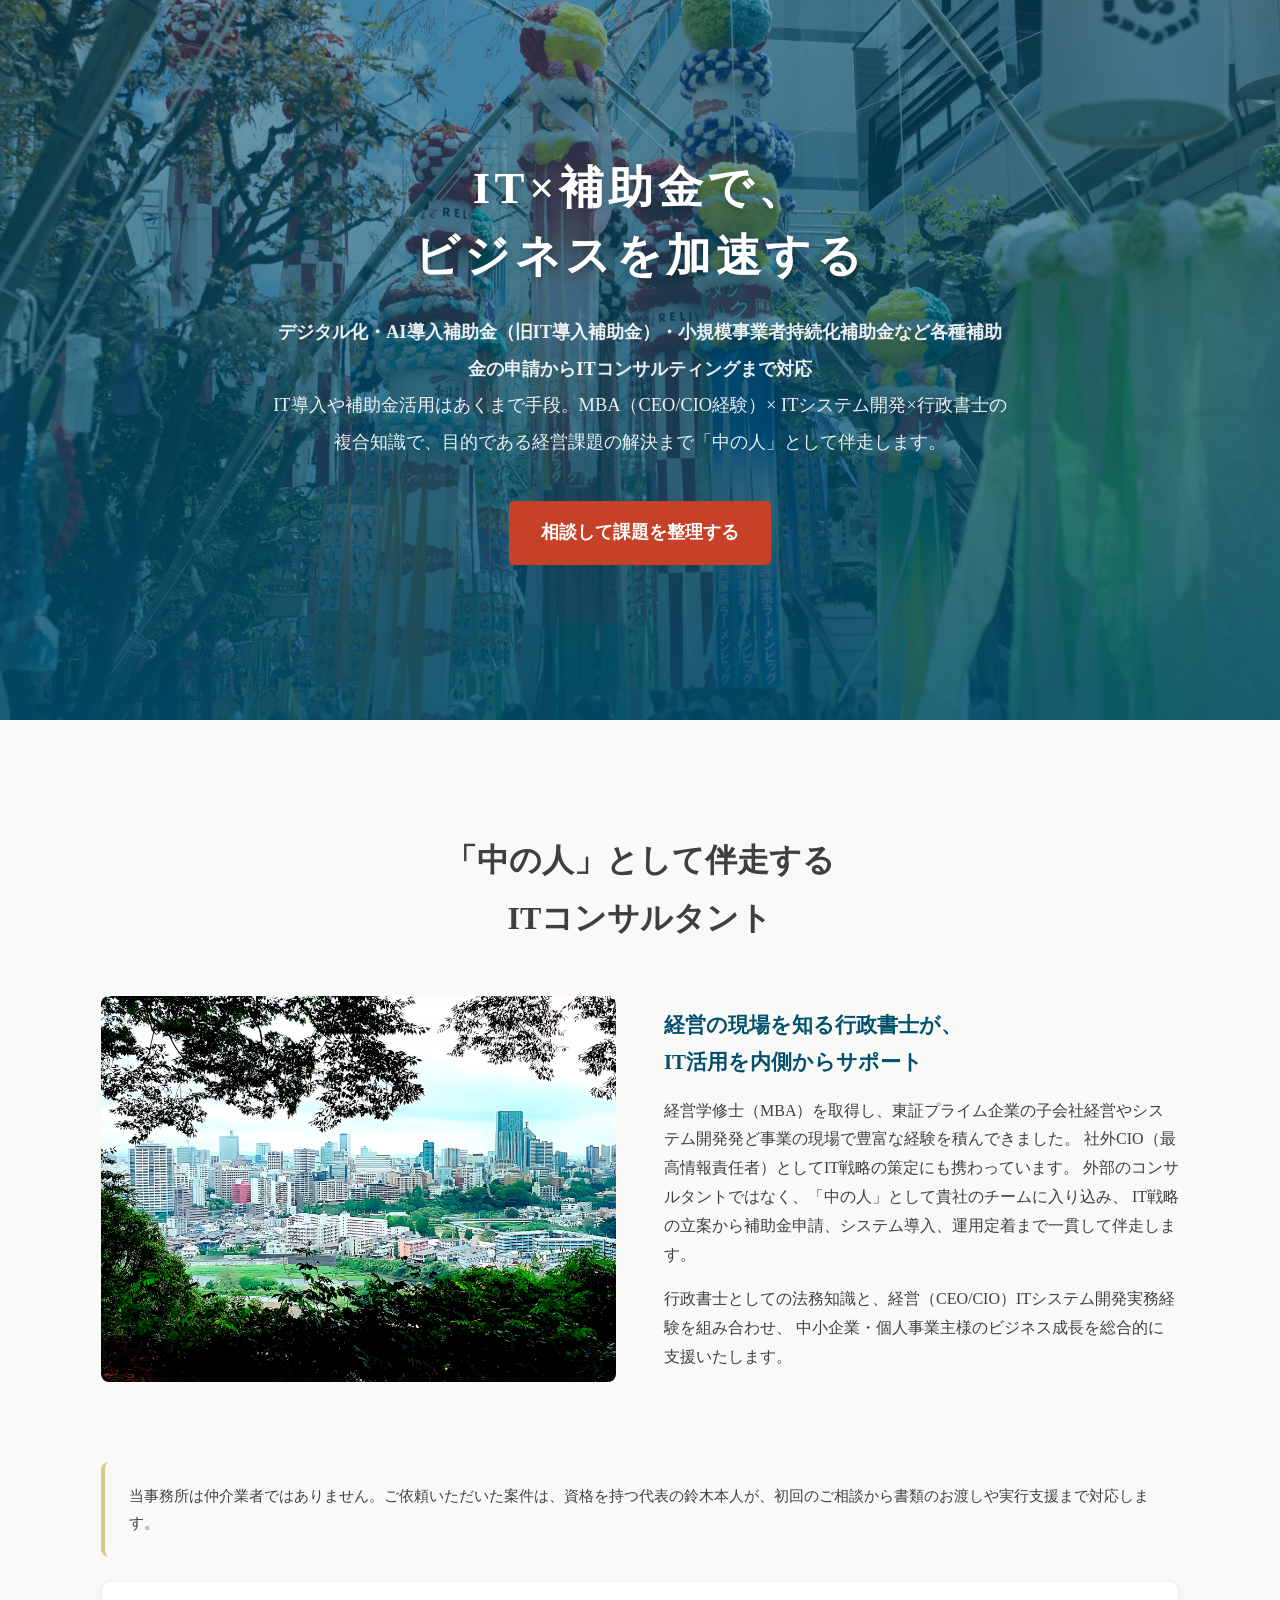
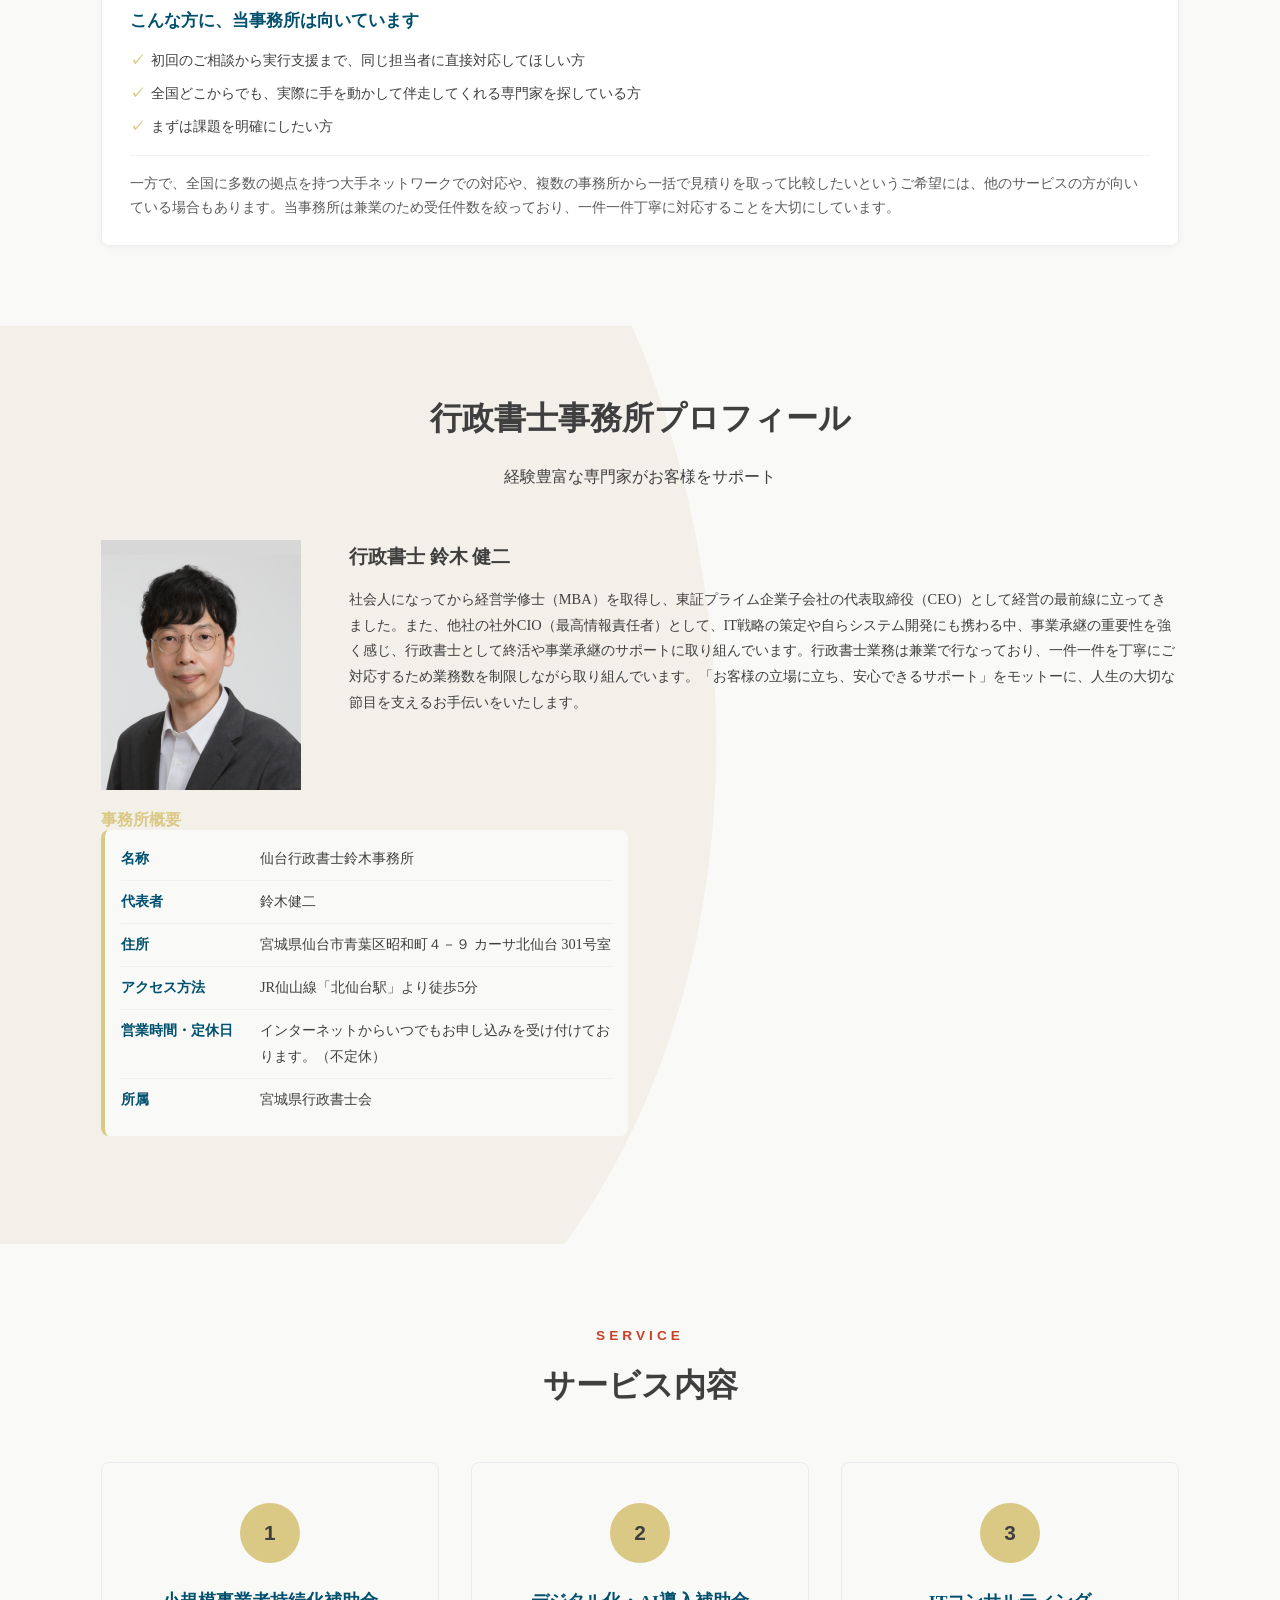
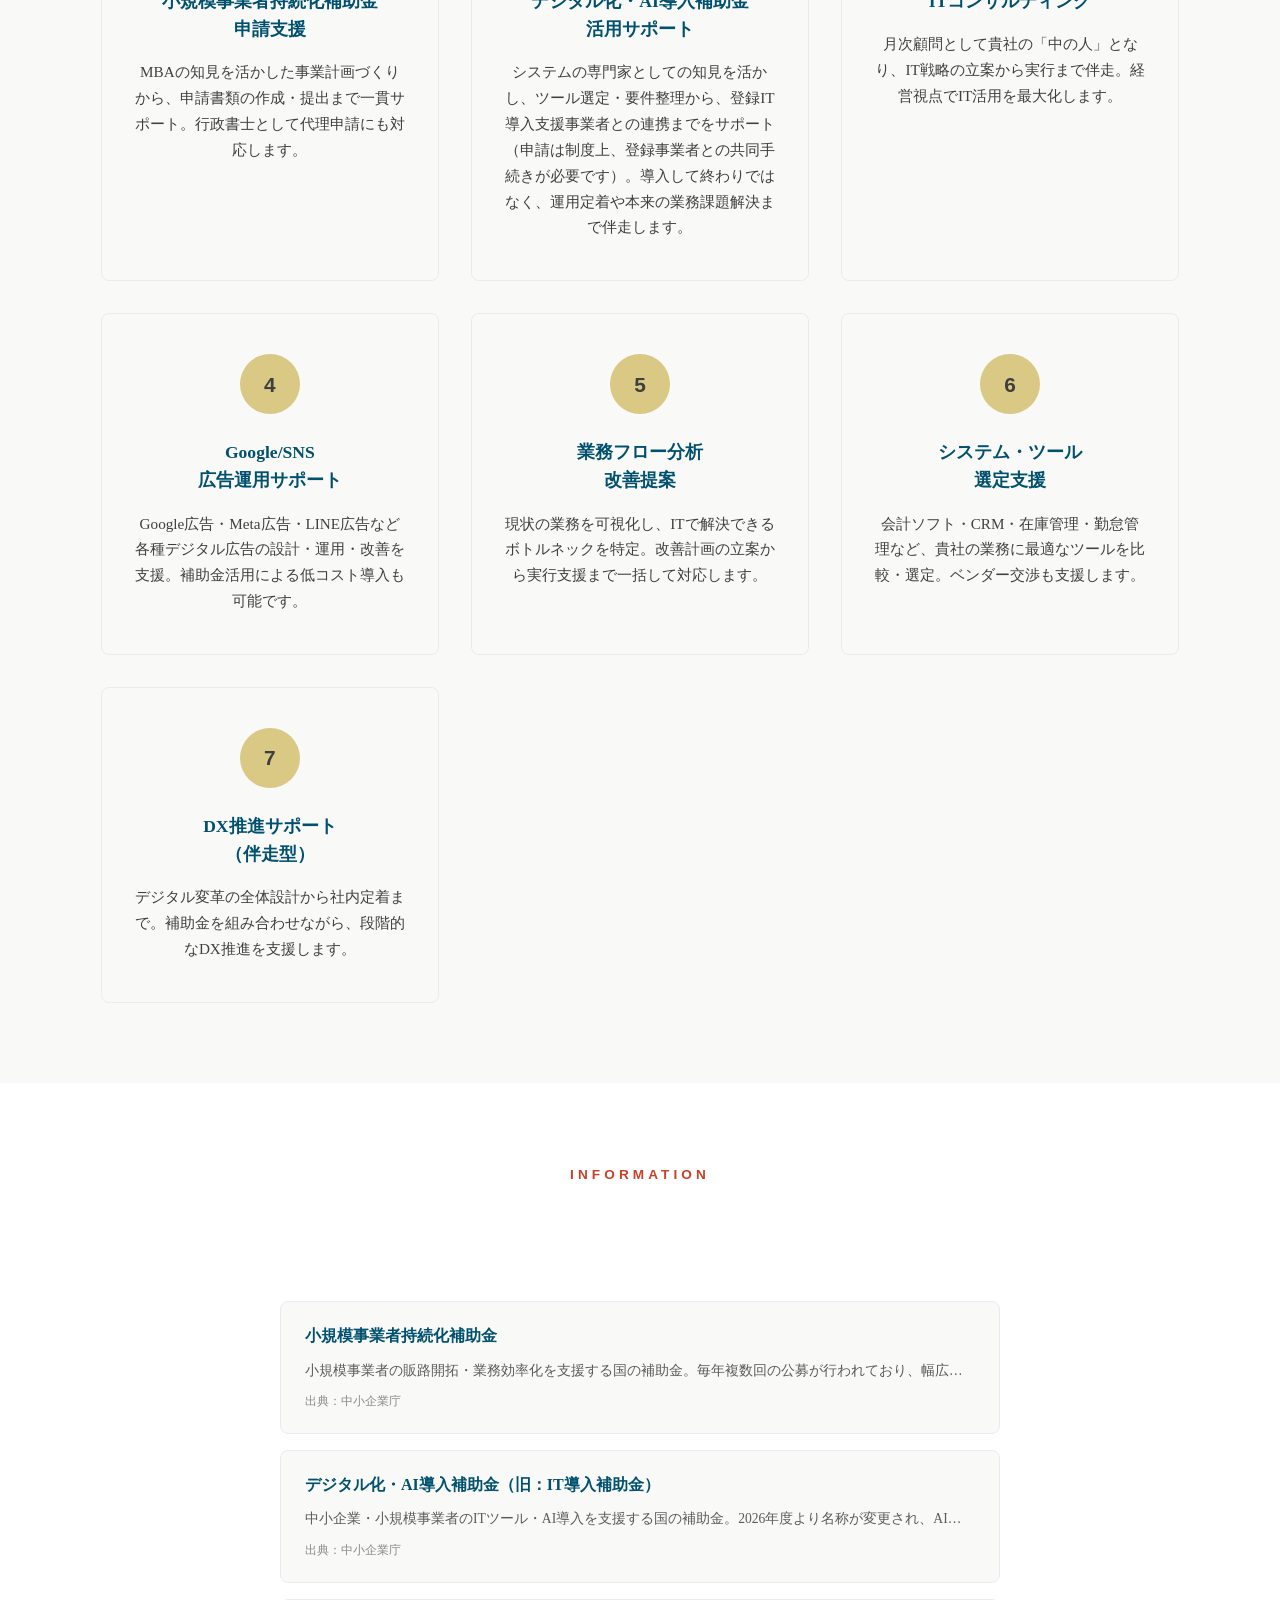
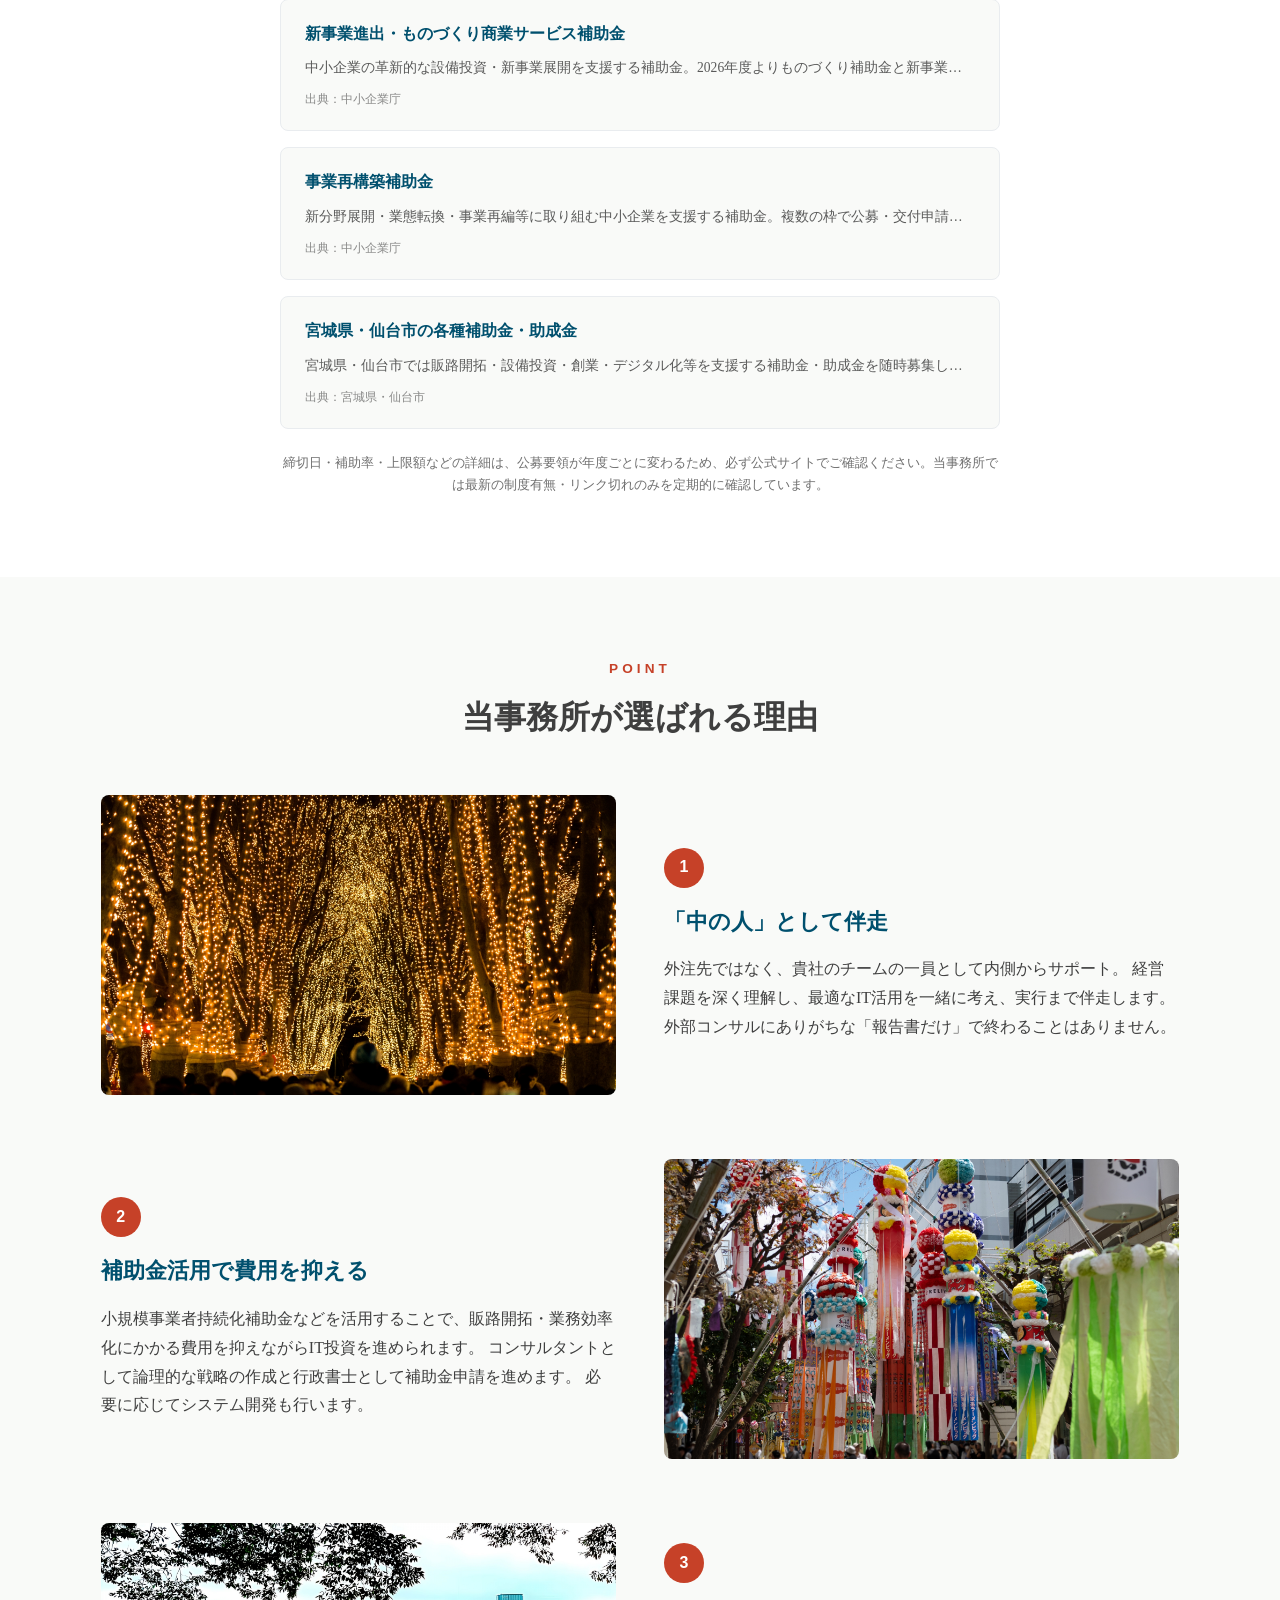
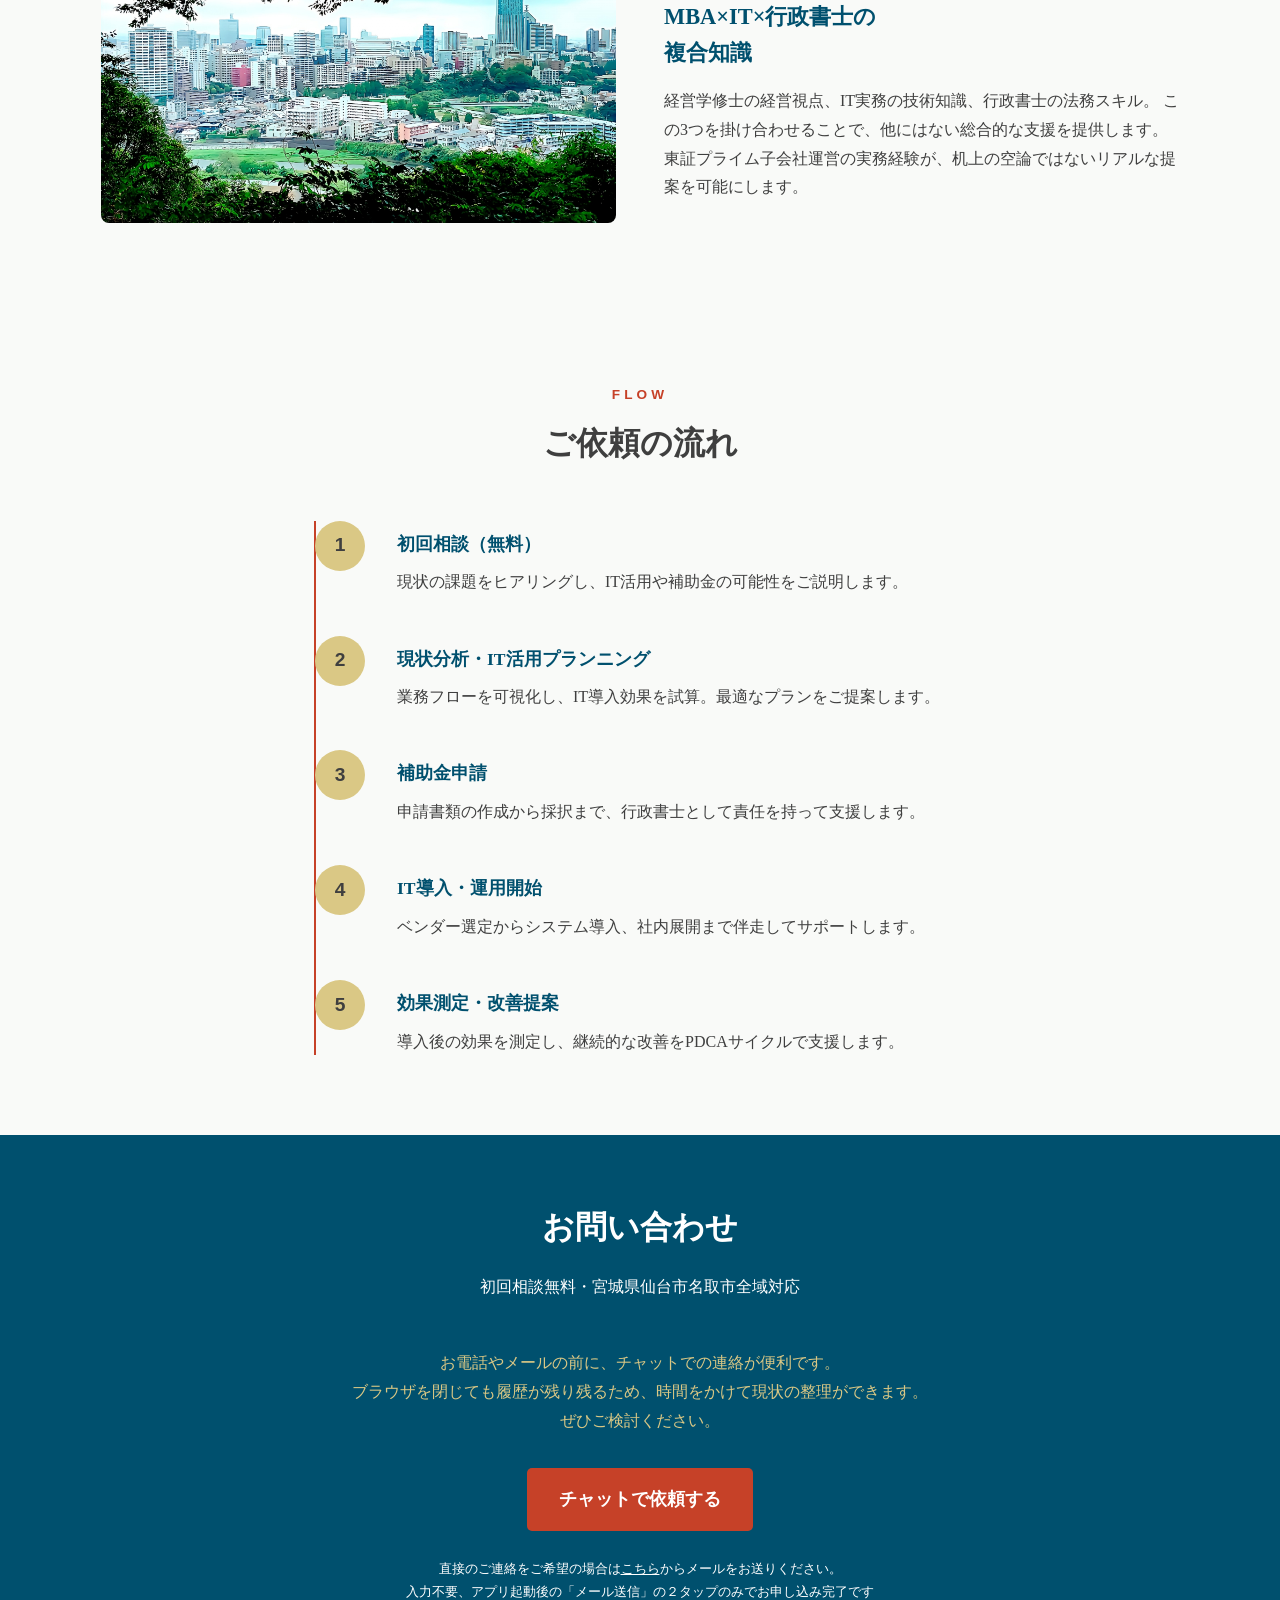
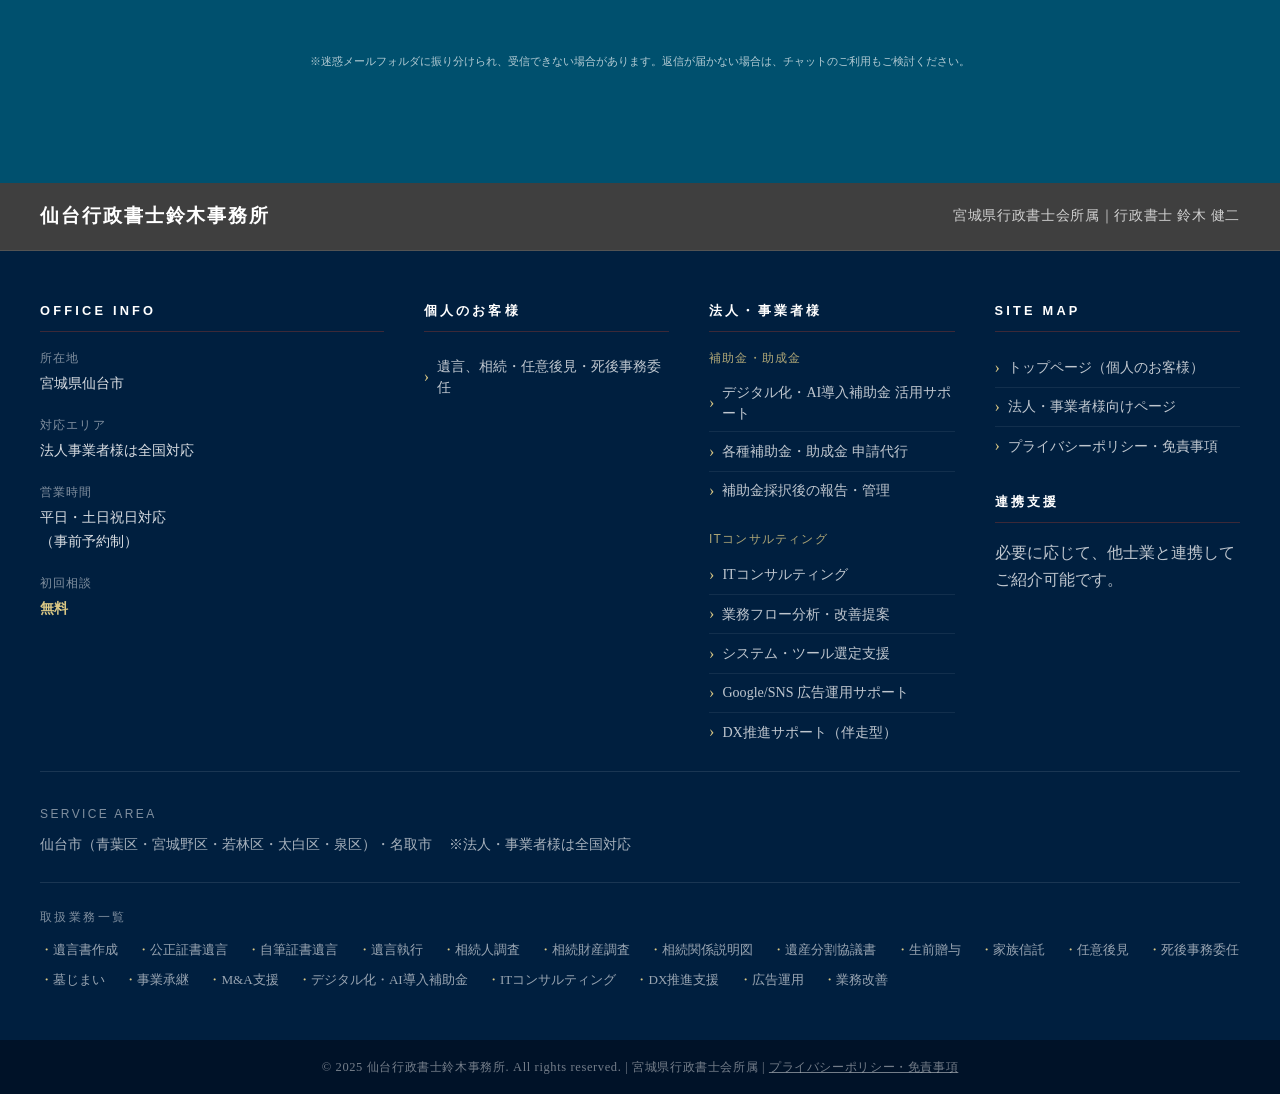
<file: business/index.html>
<!DOCTYPE html>
<html lang="ja">

<head>
    <!-- Google tag (gtag.js) -->
    <script async src="https://www.googletagmanager.com/gtag/js?id=G-1465Z3ZDWF"></script>
    <script>
        window.dataLayer = window.dataLayer || [];
        function gtag() { dataLayer.push(arguments); }
        gtag('js', new Date());

        gtag('config', 'G-1465Z3ZDWF');
    </script>
    <meta charset="UTF-8">
    <meta name="viewport" content="width=device-width, initial-scale=1.0">
    <meta name="google" content="notranslate">
    <meta http-equiv="Content-Security-Policy"
        content="default-src 'self'; script-src 'self' 'unsafe-inline' 'unsafe-eval' https://js.hs-scripts.com https://js-na2.hs-scripts.com https://*.hs-scripts.com https://*.hubspot.com https://*.hubspotusercontent-na1.net https://*.hubapi.com https://*.hs-analytics.net https://*.hs-banner.com https://*.usemessages.com https://*.hscollectedforms.net https://*.google.com https://*.gstatic.com; script-src-elem 'self' 'unsafe-inline' 'unsafe-eval' https://js.hs-scripts.com https://js-na2.hs-scripts.com https://*.hs-scripts.com https://*.hubspot.com https://*.hubspotusercontent-na1.net https://*.hubapi.com https://*.hs-analytics.net https://*.hs-banner.com https://*.usemessages.com https://*.hscollectedforms.net https://*.google.com https://*.gstatic.com; style-src 'self' 'unsafe-inline' https://fonts.googleapis.com https://fonts.gstatic.com https://*.hubspot.com https://*.hubspotusercontent-na1.net https://*.hs-banner.com https://*.usemessages.com; img-src 'self' data: https: blob: https://*.hubspot.com https://*.hubspotusercontent-na1.net https://*.hubapi.com https://*.hs-banner.com https://*.usemessages.com; font-src 'self' https://fonts.gstatic.com data:; connect-src 'self' https://js.hs-scripts.com https://js-na2.hs-scripts.com https://*.hs-scripts.com https://*.hubspot.com https://*.hubspotusercontent-na1.net https://*.hubapi.com https://*.hs-analytics.net https://*.hs-banner.com https://*.usemessages.com https://*.hscollectedforms.net https://maps.googleapis.com https://*.google.com https://*.gstatic.com https://script.google.com https://*.googleusercontent.com wss:; frame-src 'self' https://www.google.com https://maps.google.com https://*.hubspot.com https://app.hubspot.com https://*.hubspotusercontent-na1.net https://*.hs-banner.com https://*.usemessages.com https://*.hscollectedforms.net; object-src 'none'; base-uri 'self'; form-action 'self'; upgrade-insecure-requests">
    <title>IT導入時の補助金申請・活用と課題解決なら｜仙台行政書士鈴木事務所</title>
    <meta name="description"
        content="補助金申請だけではなく課題解決まで。MBA（CEO/CIO経験）×ITシステム開発×行政書士の知見で、小規模事業者を支援。ツール選定からデジタル化・AI導入補助金（旧IT導入補助金）・小規模事業者持続化補助金など補助金申請から導入後の定着、経営課題解決まで一貫して伴走します。初回相談無料。">
    <meta property="og:title" content="IT導入時の補助金申請・活用と課題解決なら｜仙台行政書士鈴木事務所">
    <meta property="og:description"
        content="補助金申請だけではなく課題解決もサポート。MBA（CEO/CIO経験）×ITシステム開発×行政書士の複合知識で、導入後の定着・経営課題解決まで一貫して伴走します。初回相談無料。">
    <meta property="og:type" content="website">
    <meta property="og:url" content="https://gyouseidesign.com/business/">
    <meta property="og:site_name" content="仙台行政書士鈴木事務所">
    <meta name="application-name" content="仙台行政書士鈴木事務所">
    <link rel="canonical" href="https://gyouseidesign.com/business/">
    <link rel="icon" href="../favicon.ico">
    <link rel="preconnect" href="https://fonts.googleapis.com">
    <link rel="preconnect" href="https://fonts.gstatic.com" crossorigin>
    <link href="https://fonts.googleapis.com/css2?family=Material+Symbols+Rounded:opsz,wght,FILL,GRAD@24,500,0,0"
        rel="stylesheet">
    <script type="application/ld+json">
    {
      "@context": "https://schema.org",
      "@graph": [
        {
          "@type": "WebSite",
          "name": "仙台行政書士鈴木事務所",
          "url": "https://gyouseidesign.com/"
        },
        {
          "@type": ["LegalService", "ProfessionalService"],
          "name": "仙台行政書士鈴木事務所",
          "description": "仙台市・名取市の行政書士・ITコンサルタントが、デジタル化・AI導入補助金（旧IT導入補助金）・小規模事業者持続化補助金の申請支援に加え、IT導入後の運用定着や経営課題解決までITコンサルティング・DX推進で伴走",
          "url": "https://gyouseidesign.com/business/",
          "image": "https://gyouseidesign.com/gyosyologo.svg",
          "address": {
            "@type": "PostalAddress",
            "addressLocality": "仙台市",
            "addressRegion": "宮城県",
            "addressCountry": "JP"
          },
          "geo": {
            "@type": "GeoCoordinates",
            "latitude": 38.27995121395825,
            "longitude": 140.86892140507982
          },
          "areaServed": ["仙台市", "名取市"],
          "priceRange": "初回無料相談",
          "knowsAbout": [
                "補助金申請支援",
                "デジタル化・AI導入補助金",
                "IT導入補助金",
                "小規模事業者持続化補助金",
                "新事業進出・ものづくり商業サービス補助金",
                "事業再構築補助金",
                "ITコンサルティング",
                "DX推進",
                "業務改善",
                "システム開発支援",
                "経営コンサルティング"
            ]
        }
      ]
    }
    </script>
    <link rel="stylesheet" href="../style.css">
</head>

<body>

    <!-- Scroll Progress Bar -->
    <div class="scroll-progress"></div>

    <!-- Header -->
    <header class="header">
        <div id="header-banner"
            style="background-color: var(--main-color-dark);height: 1.5em;color: var(--text-color);">
            <h1 class="business-title">
                仙台でIT導入時の補助金申請・活用・課題解決なら</h1>
        </div>
        <div class="header-container">
            <div class="logo">
                <img src="../gyosyologo.svg" alt="仙台行政書士鈴木事務所" style="height: 1.8rem; width: auto;
    vertical-align: -0.25em;">
                <span style="display: inline-block; line-height: 2.5rem;">仙台行政書士鈴木事務所</span>
            </div>
            <nav class="nav">
                <!-- <a href="#services">サービス</a>
                <a href="#contact">お問い合わせ</a> -->
                <div class="mode-switcher">
                    <a href="/" class="mode-btn mode-btn-toc" id="btn-toc">個人のお客様</a>
                    <a href="/business/" class="mode-btn mode-btn-tob active" id="btn-tob">法人・事業者様</a>
                </div>
            </nav>
        </div>
    </header>

    <!-- ===== toB セクション（法人・事業者向け：IT補助金・コンサル） ===== -->
    <div class="mode-tob">

        <!-- Hero Section (toB) - Full width static -->
        <section class="tob-hero">
            <div class="tob-hero__bg" style="background-image: url('../33312042_m.jpg');"></div>
            <div class="tob-hero__overlay"></div>
            <div class="tob-hero__content">
                <h2 class="tob-hero__title animate-on-scroll">IT×補助金で、<br>ビジネスを加速する</h2>
                <h3 class="tob-hero__subtitle animate-on-scroll" style="margin-bottom: 0;">
                    デジタル化・AI導入補助金（旧IT導入補助金）・小規模事業者持続化補助金など各種補助金の申請からITコンサルティングまで対応</h3>
                <p class="tob-hero__subtitle animate-on-scroll">
                    IT導入や補助金活用はあくまで手段。MBA（CEO/CIO経験）× ITシステム開発×行政書士の複合知識で、目的である経営課題の解決まで「中の人」として伴走します。
                </p>
                <a href="#contact" class="cta-button tob-hero__cta animate-on-scroll">相談して課題を整理する</a>
            </div>
            <!-- <div class="tob-hero__scroll">Scroll</div> -->
        </section>

        <!-- ABOUT US Section (toB) -->
        <section class="tob-about section-transition">
            <div class="container">
                <p class="tob-section-label animate-on-scroll">ABOUT US</p>
                <h2 class="tob-section-title animate-on-scroll">「中の人」として伴走する<br>ITコンサルタント</h2>
                <div class="tob-about__grid">
                    <div class="tob-about__image animate-on-scroll">
                        <img src="../33203817_m.jpg" alt="ITコンサルティング" loading="lazy">
                    </div>
                    <div class="tob-about__text animate-on-scroll">
                        <h3>経営の現場を知る行政書士が、<br>IT活用を内側からサポート</h3>
                        <p>
                            経営学修士（MBA）を取得し、東証プライム企業の子会社経営やシステム開発発ど事業の現場で豊富な経験を積んできました。
                            社外CIO（最高情報責任者）としてIT戦略の策定にも携わっています。
                            外部のコンサルタントではなく、「中の人」として貴社のチームに入り込み、
                            IT戦略の立案から補助金申請、システム導入、運用定着まで一貫して伴走します。
                        </p>
                        <p style="margin-top:1rem;">
                            行政書士としての法務知識と、経営（CEO/CIO）ITシステム開発実務経験を組み合わせ、
                            中小企業・個人事業主様のビジネス成長を総合的に支援いたします。
                        </p>
                        <!-- <p style="margin-top:1rem;">
                            オンラインでの伴走を前提としているため、宮城県内はもちろん、全国どこの企業様ともリアルタイムでやり取りしながら、戦略を前に進めることができます。
                        </p> -->
                    </div>
                </div>
            </div>
        </section>

        <!-- ===== ポジショニング（仲介業者ではない／こんな方に向いています） ===== -->
        <section id="positioning" class="positioning tob-about" style="padding-top:0;">
            <div class="container">
                <div class="positioning-note animate-on-scroll">
                    <p>当事務所は仲介業者ではありません。ご依頼いただいた案件は、資格を持つ代表の鈴木本人が、初回のご相談から書類のお渡しや実行支援まで対応します。</p>
                </div>
                <div class="positioning-fit animate-on-scroll">
                    <h3 class="positioning-fit__title">こんな方に、当事務所は向いています</h3>
                    <ul class="positioning-fit__list">
                        <li>初回のご相談から実行支援まで、同じ担当者に直接対応してほしい方</li>
                        <li>全国どこからでも、実際に手を動かして伴走してくれる専門家を探している方</li>
                        <li>まずは課題を明確にしたい方</li>
                    </ul>
                    <p class="positioning-fit__note">
                        一方で、全国に多数の拠点を持つ大手ネットワークでの対応や、複数の事務所から一括で見積りを取って比較したいというご希望には、他のサービスの方が向いている場合もあります。当事務所は兼業のため受任件数を絞っており、一件一件丁寧に対応することを大切にしています。
                    </p>
                </div>
            </div>
        </section>

    </div><!-- /mode-tob (hero + about us) -->

    <!-- ===== 共通セクション：プロフィール ===== -->
    <section id="profile" class="profile">
        <div class="container">
            <h2 class="section-title animate-on-scroll">行政書士事務所プロフィール</h2>
            <p class="section-subtitle animate-on-scroll" id="profile-subtitle">経験豊富な専門家がお客様をサポート</p>

            <div class="profile-content animate-on-scroll">
                <div class="profile-image"><img loading="lazy" class="img" src="../No1.png" style="
    width: 200px;
    height: 250px;
"></div>
                <div class="profile-details">
                    <h3>行政書士 鈴木 健二</h3>
                    <div class="profile-text">
                        <p>社会人になってから経営学修士（MBA）を取得し、東証プライム企業子会社の代表取締役（CEO）として経営の最前線に立ってきました。また、他社の社外CIO（最高情報責任者）として、IT戦略の策定や自らシステム開発にも携わる中、事業承継の重要性を強く感じ、行政書士として終活や事業承継のサポートに取り組んでいます。行政書士業務は兼業で行なっており、一件一件を丁寧にご対応するため業務数を制限しながら取り組んでいます。「お客様の立場に立ち、安心できるサポート」をモットーに、人生の大切な節目を支えるお手伝いをいたします。
                        </p>
                    </div>


                </div>
            </div>
            <div class="office-overview">
                <h4>事務所概要</h4>
                <dl class="office-overview__list">
                    <div class="office-overview__row">
                        <dt>名称</dt>
                        <dd>仙台行政書士鈴木事務所</dd>
                    </div>
                    <div class="office-overview__row">
                        <dt>代表者</dt>
                        <dd>鈴木健二</dd>
                    </div>
                    <div class="office-overview__row">
                        <dt>住所</dt>
                        <dd>宮城県仙台市青葉区昭和町４－９ カーサ北仙台 301号室</dd>
                    </div>
                    <div class="office-overview__row">
                        <dt>アクセス方法</dt>
                        <dd>JR仙山線「北仙台駅」より徒歩5分</dd>
                    </div>
                    <div class="office-overview__row">
                        <dt>営業時間・定休日</dt>
                        <dd>インターネットからいつでもお申し込みを受け付けております。（不定休）</dd>
                    </div>
                    <div class="office-overview__row">
                        <dt>所属</dt>
                        <dd>宮城県行政書士会</dd>
                    </div>
                </dl>
                <div class="office-overview__map">
                    <iframe
                        src="https://www.google.com/maps/embed?pb=!1m18!1m12!1m3!1d3131.985857901343!2d140.8662874761032!3d38.27982067186248!2m3!1f0!2f0!3f0!3m2!1i1024!2i768!4f13.1!3m3!1m2!1s0x5f89877c6b240001%3A0x8354e39e6bdccd1d!2z44Kr44O844K15YyX5LuZ5Y-w!5e0!3m2!1sja!2sjp!4v1783238490822!5m2!1sja!2sjp"
                        width="100%" height="350" style="border:0;" allowfullscreen loading="lazy"
                        referrerpolicy="strict-origin-when-cross-origin" title="事務所所在地地図"></iframe>
                </div>
            </div>
        </div>
    </section>

    <!-- ===== toB サービス・プロセス ===== -->
    <div class="mode-tob">

        <!-- SERVICE Section (toB) -->
        <section id="services-b" class="tob-services section-transition">
            <div class="container">
                <p class="tob-section-label animate-on-scroll">SERVICE</p>
                <h2 class="tob-section-title animate-on-scroll">サービス内容</h2>

                <div class="tob-services__grid">
                    <div class="tob-service-card animate-on-scroll">
                        <div class="tob-service-card__icon">1</div>
                        <h3 class="tob-service-card__title">小規模事業者持続化補助金<br>申請支援</h3>
                        <p class="tob-service-card__desc">
                            MBAの知見を活かした事業計画づくりから、申請書類の作成・提出まで一貫サポート。行政書士として代理申請にも対応します。</p>
                    </div>
                    <div class="tob-service-card animate-on-scroll">
                        <div class="tob-service-card__icon">2</div>
                        <h3 class="tob-service-card__title">デジタル化・AI導入補助金<br>活用サポート</h3>
                        <p class="tob-service-card__desc">
                            システムの専門家としての知見を活かし、ツール選定・要件整理から、登録IT導入支援事業者との連携までをサポート（申請は制度上、登録事業者との共同手続きが必要です）。導入して終わりではなく、運用定着や本来の業務課題解決まで伴走します。
                        </p>
                    </div>
                    <div class="tob-service-card animate-on-scroll">
                        <div class="tob-service-card__icon">3</div>
                        <h3 class="tob-service-card__title">ITコンサルティング</h3>
                        <p class="tob-service-card__desc">月次顧問として貴社の「中の人」となり、IT戦略の立案から実行まで伴走。経営視点でIT活用を最大化します。</p>
                    </div>
                    <div class="tob-service-card animate-on-scroll">
                        <div class="tob-service-card__icon">4</div>
                        <h3 class="tob-service-card__title">Google/SNS<br>広告運用サポート</h3>
                        <p class="tob-service-card__desc">
                            Google広告・Meta広告・LINE広告など各種デジタル広告の設計・運用・改善を支援。補助金活用による低コスト導入も可能です。</p>
                    </div>
                    <div class="tob-service-card animate-on-scroll">
                        <div class="tob-service-card__icon">5</div>
                        <h3 class="tob-service-card__title">業務フロー分析<br>改善提案</h3>
                        <p class="tob-service-card__desc">現状の業務を可視化し、ITで解決できるボトルネックを特定。改善計画の立案から実行支援まで一括して対応します。</p>
                    </div>
                    <div class="tob-service-card animate-on-scroll">
                        <div class="tob-service-card__icon">6</div>
                        <h3 class="tob-service-card__title">システム・ツール<br>選定支援</h3>
                        <p class="tob-service-card__desc">会計ソフト・CRM・在庫管理・勤怠管理など、貴社の業務に最適なツールを比較・選定。ベンダー交渉も支援します。</p>
                    </div>
                    <div class="tob-service-card animate-on-scroll">
                        <div class="tob-service-card__icon">7</div>
                        <h3 class="tob-service-card__title">DX推進サポート<br>（伴走型）</h3>
                        <p class="tob-service-card__desc">デジタル変革の全体設計から社内定着まで。補助金を組み合わせながら、段階的なDX推進を支援します。</p>
                    </div>
                </div>
            </div>
        </section>

        <!-- Subsidy Feed Section (toB) -->
        <section id="subsidy-feed" class="subsidy-feed section-transition">
            <div class="container">
                <p class="tob-section-label animate-on-scroll">INFORMATION</p>
                <h2 class="tob-section-title animate-on-scroll">現在募集中の主な補助金等</h2>
                <!-- id="subsidy-feed-list": common.js がAPI取得に成功した場合、この中身をJSで動的な一覧に差し替える。
                     以下はSEO用の静的フォールバック（常にHTMLに存在するためクローラーが確実に読める）。
                     取得失敗時もこの内容がそのまま表示され続ける。 -->
                <ul class="subsidy-feed__list" id="subsidy-feed-list">
                    <li class="subsidy-feed__item">
                        <div class="subsidy-feed__name">小規模事業者持続化補助金</div>
                        <div class="subsidy-feed__support">
                            小規模事業者の販路開拓・業務効率化を支援する国の補助金。毎年複数回の公募が行われており、幅広い業種・業態の事業者が活用できます。</div>
                        <div class="subsidy-feed__source">出典：中小企業庁</div>
                    </li>
                    <li class="subsidy-feed__item">
                        <div class="subsidy-feed__name">デジタル化・AI導入補助金（旧：IT導入補助金）</div>
                        <div class="subsidy-feed__support">
                            中小企業・小規模事業者のITツール・AI導入を支援する国の補助金。2026年度より名称が変更され、AI活用への支援がより強化されています。年間を通じて複数回の公募が実施されます。
                        </div>
                        <div class="subsidy-feed__source">出典：中小企業庁</div>
                    </li>
                    <li class="subsidy-feed__item">
                        <div class="subsidy-feed__name">新事業進出・ものづくり商業サービス補助金</div>
                        <div class="subsidy-feed__support">
                            中小企業の革新的な設備投資・新事業展開を支援する補助金。2026年度よりものづくり補助金と新事業進出補助金が統合された制度として公募が行われています。</div>
                        <div class="subsidy-feed__source">出典：中小企業庁</div>
                    </li>
                    <li class="subsidy-feed__item">
                        <div class="subsidy-feed__name">事業再構築補助金</div>
                        <div class="subsidy-feed__support">新分野展開・業態転換・事業再編等に取り組む中小企業を支援する補助金。複数の枠で公募・交付申請が継続的に実施されています。
                        </div>
                        <div class="subsidy-feed__source">出典：中小企業庁</div>
                    </li>
                    <li class="subsidy-feed__item">
                        <div class="subsidy-feed__name">宮城県・仙台市の各種補助金・助成金</div>
                        <div class="subsidy-feed__support">
                            宮城県・仙台市では販路開拓・設備投資・創業・デジタル化等を支援する補助金・助成金を随時募集しています。最新情報は各自治体の公式サイトをご確認ください。</div>
                        <div class="subsidy-feed__source">出典：宮城県・仙台市</div>
                    </li>
                </ul>
                <p class="subsidy-feed__note">
                    締切日・補助率・上限額などの詳細は、公募要領が年度ごとに変わるため、必ず公式サイトでご確認ください。当事務所では最新の制度有無・リンク切れのみを定期的に確認しています。</p>
            </div>
        </section>

        <!-- POINT Section (toB) -->
        <section class="tob-points section-transition">
            <div class="container">
                <p class="tob-section-label animate-on-scroll">POINT</p>
                <h2 class="tob-section-title animate-on-scroll">当事務所が選ばれる理由</h2>

                <div class="tob-point animate-on-scroll">
                    <div class="tob-point__image">
                        <img src="../3553683_m.jpg" alt="伴走サポート" loading="lazy">
                    </div>
                    <div class="tob-point__content">
                        <div class="tob-point__number">1</div>
                        <h3 class="tob-point__title">「中の人」として伴走</h3>
                        <p class="tob-point__desc">
                            外注先ではなく、貴社のチームの一員として内側からサポート。
                            経営課題を深く理解し、最適なIT活用を一緒に考え、実行まで伴走します。
                            外部コンサルにありがちな「報告書だけ」で終わることはありません。
                        </p>
                    </div>
                </div>

                <div class="tob-point tob-point--reverse animate-on-scroll">
                    <div class="tob-point__image">
                        <img src="../33312042_m.jpg" alt="補助金活用" loading="lazy">
                    </div>
                    <div class="tob-point__content">
                        <div class="tob-point__number">2</div>
                        <h3 class="tob-point__title">補助金活用で費用を抑える</h3>
                        <p class="tob-point__desc">
                            小規模事業者持続化補助金などを活用することで、販路開拓・業務効率化にかかる費用を抑えながらIT投資を進められます。
                            コンサルタントとして論理的な戦略の作成と行政書士として補助金申請を進めます。
                            必要に応じてシステム開発も行います。
                        </p>
                    </div>
                </div>

                <div class="tob-point animate-on-scroll">
                    <div class="tob-point__image">
                        <img src="../33203817_m.jpg" alt="複合知識" loading="lazy">
                    </div>
                    <div class="tob-point__content">
                        <div class="tob-point__number">3</div>
                        <h3 class="tob-point__title">MBA×IT×行政書士の<br>複合知識</h3>
                        <p class="tob-point__desc">
                            経営学修士の経営視点、IT実務の技術知識、行政書士の法務スキル。
                            この3つを掛け合わせることで、他にはない総合的な支援を提供します。
                            東証プライム子会社運営の実務経験が、机上の空論ではないリアルな提案を可能にします。
                        </p>
                    </div>
                </div>
            </div>
        </section>

        <!-- FLOW Section (toB) -->
        <section id="process-b" class="tob-flow section-transition">
            <div class="container">
                <p class="tob-section-label animate-on-scroll">FLOW</p>
                <h2 class="tob-section-title animate-on-scroll">ご依頼の流れ</h2>

                <div class="tob-flow__steps">
                    <div class="tob-flow__step animate-on-scroll">
                        <div class="tob-flow__number">1</div>
                        <div class="tob-flow__body">
                            <h3>初回相談（無料）</h3>
                            <p>現状の課題をヒアリングし、IT活用や補助金の可能性をご説明します。</p>
                        </div>
                    </div>
                    <div class="tob-flow__step animate-on-scroll">
                        <div class="tob-flow__number">2</div>
                        <div class="tob-flow__body">
                            <h3>現状分析・IT活用プランニング</h3>
                            <p>業務フローを可視化し、IT導入効果を試算。最適なプランをご提案します。</p>
                        </div>
                    </div>
                    <div class="tob-flow__step animate-on-scroll">
                        <div class="tob-flow__number">3</div>
                        <div class="tob-flow__body">
                            <h3>補助金申請</h3>
                            <p>申請書類の作成から採択まで、行政書士として責任を持って支援します。</p>
                        </div>
                    </div>
                    <div class="tob-flow__step animate-on-scroll">
                        <div class="tob-flow__number">4</div>
                        <div class="tob-flow__body">
                            <h3>IT導入・運用開始</h3>
                            <p>ベンダー選定からシステム導入、社内展開まで伴走してサポートします。</p>
                        </div>
                    </div>
                    <div class="tob-flow__step animate-on-scroll">
                        <div class="tob-flow__number">5</div>
                        <div class="tob-flow__body">
                            <h3>効果測定・改善提案</h3>
                            <p>導入後の効果を測定し、継続的な改善をPDCAサイクルで支援します。</p>
                        </div>
                    </div>
                </div>
            </div>
        </section>

    </div><!-- /mode-tob (service + point + flow) -->

    <!-- ===== 共通セクション：お問い合わせ ===== -->
    <section id="contact" class="contact">
        <div class="container">
            <h2 class="section-title" style="color:#fff">お問い合わせ</h2>
            <p class="section-subtitle" style="color:#fff">初回相談無料・宮城県仙台市名取市全域対応</p>

            <!-- <div class="contact-info">
                <div class="contact-item animate-on-scroll">
                    <h3>web面談</h3>
                    <p>土日祝日関わらず<br>
                        ご都合の良い時間でご対応いたします<br>
                    </p>
                </div>
                <div class="contact-item animate-on-scroll">
                    <h3>訪問面談</h3>
                    <p>仙台市・名取市全域対応<br>
                        ご都合の良い場所へお伺いします<br>
                    </p>
                </div>
            </div> -->

            <p class="section-subtitle" style="color:var(--main-color);font-size:1em;">
                お電話やメールの前に、チャットでの連絡が便利です。<br />ブラウザを閉じても履歴が残り残るため、時間をかけて現状の整理ができます。<br />ぜひご検討ください。</p>
            <div style="margin-top: -1rem;">
                <!-- <a id="emailLink" href="javascript:OnLinkClick();" style="text-decoration: none;color: inherit;"
                    class="cta-button">
                    メールで相談を申し込む</a> -->
                <a href="#contact" class="cta-button" data-action="open-chat">チャットで依頼する</a>
            </div>
            <p class="section-subtitle" style="color:#fff;font-size:0.8em;margin-top: 2em;">
                直接のご連絡をご希望の場合は<a id="emailLink" href="#contact" data-action="email-link"
                    style="color: inherit;">こちら</a>からメールをお送りください。<br />
                入力不要、アプリ起動後の「メール送信」の２タップのみでお申し込み完了です</p>
            <p class="section-subtitle" style="color:#fff;opacity:0.7;font-size:0.7em;margin-top: 0.5em;">
                ※迷惑メールフォルダに振り分けられ、受信できない場合があります。返信が届かない場合は、チャットのご利用もご検討ください。</p>
        </div>
    </section>

    <!-- Footer -->
    <footer class="footer">

        <!-- 事務所名バー -->
        <div class="footer__top">
            <div class="footer__top-inner">
                <div class="footer__office-name">仙台行政書士鈴木事務所</div>
                <div class="footer__tagline">宮城県行政書士会所属｜行政書士 鈴木 健二</div>
            </div>
        </div>

        <!-- メインコンテンツ（4カラム） -->
        <div class="footer__main">
            <div class="footer__grid">

                <!-- カラム1：事務所情報 -->
                <div class="footer-col">
                    <div class="footer-col__title">Office Info</div>

                    <div class="footer-col__info-block">
                        <div class="footer-col__info-label">所在地</div>
                        <div class="footer-col__info-value">宮城県仙台市</div>
                    </div>

                    <div class="footer-col__info-block">
                        <div class="footer-col__info-label">対応エリア</div>
                        <div class="footer-col__info-value">法人事業者様は全国対応</div>
                    </div>

                    <div class="footer-col__info-block">
                        <div class="footer-col__info-label">営業時間</div>
                        <div class="footer-col__info-value">平日・土日祝日対応<br>（事前予約制）</div>
                    </div>

                    <!-- <div class="footer-col__info-block">
                        <div class="footer-col__info-label">面談方法</div>
                        <div class="footer-col__info-value">🛜 web面談（全国対応）<br>🏠 訪問面談（宮城県内）</div>
                    </div> -->

                    <div class="footer-col__info-block">
                        <div class="footer-col__info-label">初回相談</div>
                        <div class="footer-col__info-value" style="color:var(--main-color);font-weight:bold;">無料</div>
                    </div>
                </div>

                <!-- カラム2：個人向けサービス（SEOカニバリ防止のため簡略化。詳細はトップページ側に譲る） -->
                <div class="footer-col">
                    <div class="footer-col__title">個人のお客様</div>
                    <ul class="footer-col__list">
                        <li><a href="/">遺言、相続・任意後見・死後事務委任</a></li>
                    </ul>
                </div>

                <!-- カラム3：法人向けサービス -->
                <div class="footer-col">
                    <div class="footer-col__title">法人・事業者様</div>

                    <div class="footer-col__list--category">
                        <div class="footer-col__category-label">補助金・助成金</div>
                        <ul class="footer-col__list">
                            <li><a href="/business/">デジタル化・AI導入補助金 活用サポート</a></li>
                            <li><a href="/business/">各種補助金・助成金 申請代行</a></li>
                            <li><a href="/business/">補助金採択後の報告・管理</a></li>
                        </ul>
                    </div>

                    <div class="footer-col__list--category">
                        <div class="footer-col__category-label">ITコンサルティング</div>
                        <ul class="footer-col__list">
                            <li><a href="/business/">ITコンサルティング</a></li>
                            <li><a href="/business/">業務フロー分析・改善提案</a></li>
                            <li><a href="/business/">システム・ツール選定支援</a></li>
                            <li><a href="/business/">Google/SNS 広告運用サポート</a></li>
                            <li><a href="/business/">DX推進サポート（伴走型）</a></li>
                        </ul>
                    </div>
                </div>

                <!-- カラム4：サイトマップ＋許認可業務 -->
                <div class="footer-col">
                    <div class="footer-col__title">Site Map</div>

                    <ul class="footer-col__list" style="margin-bottom:1.5rem;">
                        <li><a href="/">トップページ（個人のお客様）</a></li>
                        <li><a href="/business/">法人・事業者様向けページ</a></li>
                        <li><a href="/privacy/">プライバシーポリシー・免責事項</a></li>
                    </ul>

                    <div class="footer-col__title" style="margin-top:1rem;">連携支援</div>
                    <p style="margin:0; line-height:1.7; color: rgba(255, 255, 255, 0.75);">必要に応じて、他士業と連携してご紹介可能です。</p>
                </div>

            </div><!-- /footer__grid -->

            <!-- 対応エリア帯 -->
            <div class="footer__area">
                <div class="footer__area-title">Service Area</div>
                <div class="footer__area-text">
                    仙台市（青葉区・宮城野区・若林区・太白区・泉区）・名取市
                    　※法人・事業者様は全国対応
                </div>
            </div>

            <!-- 取扱業務一覧 -->
            <div class="footer__licenses">
                <div class="footer__licenses-title">取扱業務一覧</div>
                <div class="footer__licenses-grid">
                    <span>遺言書作成</span>
                    <span>公正証書遺言</span>
                    <span>自筆証書遺言</span>
                    <span>遺言執行</span>
                    <span>相続人調査</span>
                    <span>相続財産調査</span>
                    <span>相続関係説明図</span>
                    <span>遺産分割協議書</span>
                    <span>生前贈与</span>
                    <span>家族信託</span>
                    <span>任意後見</span>
                    <span>死後事務委任</span>
                    <span>墓じまい</span>
                    <span>事業承継</span>
                    <span>M&amp;A支援</span>
                    <span>デジタル化・AI導入補助金</span>
                    <span>ITコンサルティング</span>
                    <span>DX推進支援</span>
                    <span>広告運用</span>
                    <span>業務改善</span>
                </div>
            </div>

        </div><!-- /footer__main -->

        <!-- コピーライト -->
        <div class="footer__bottom">
            <p>&copy; 2025 仙台行政書士鈴木事務所. All rights reserved. | 宮城県行政書士会所属 | <a href="/privacy/"
                    style="color:inherit;">プライバシーポリシー・免責事項</a></p>
        </div>

    </footer>

    <script src="../common.js"></script>

    <!-- Start of HubSpot Embed Code -->
    <script type="text/javascript" id="hs-script-loader" async defer
        src="//js-na2.hs-scripts.com/246694838.js"></script>
    <!-- End of HubSpot Embed Code -->
</body>

</html>
</file>
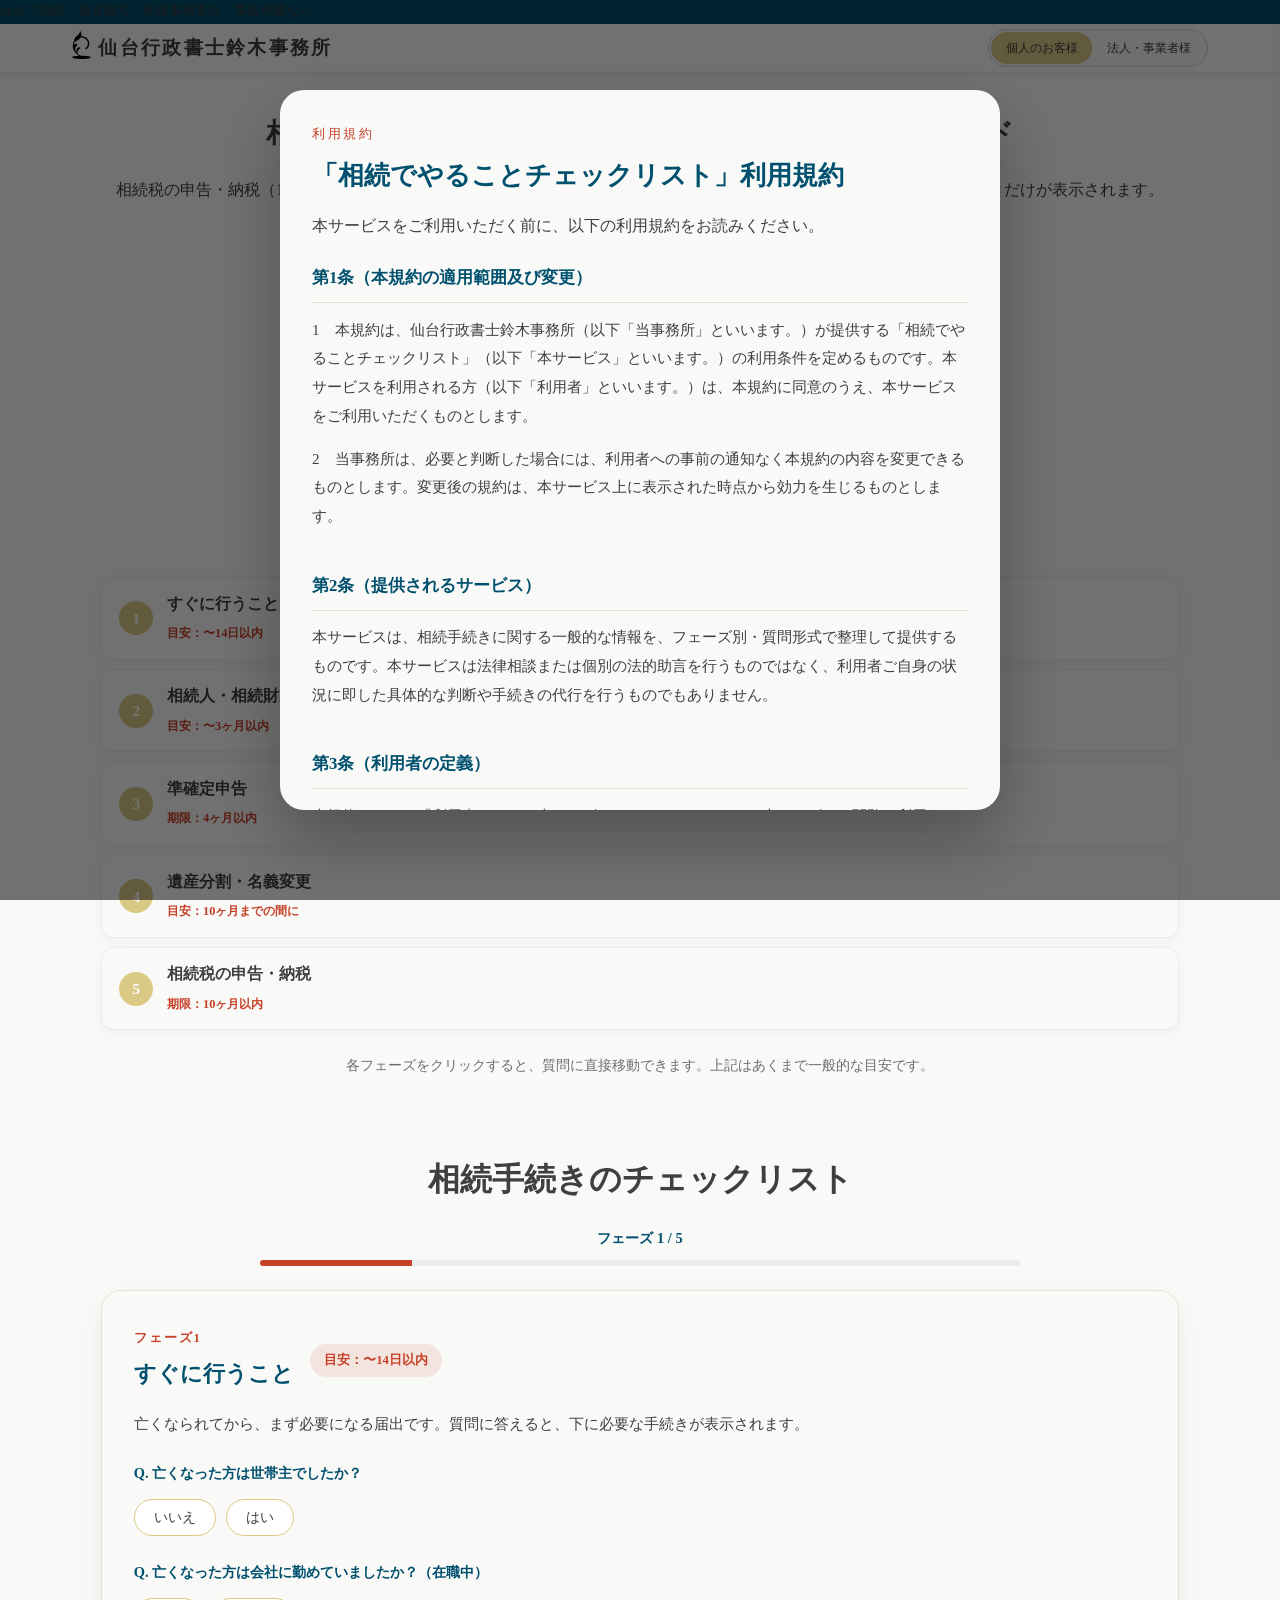
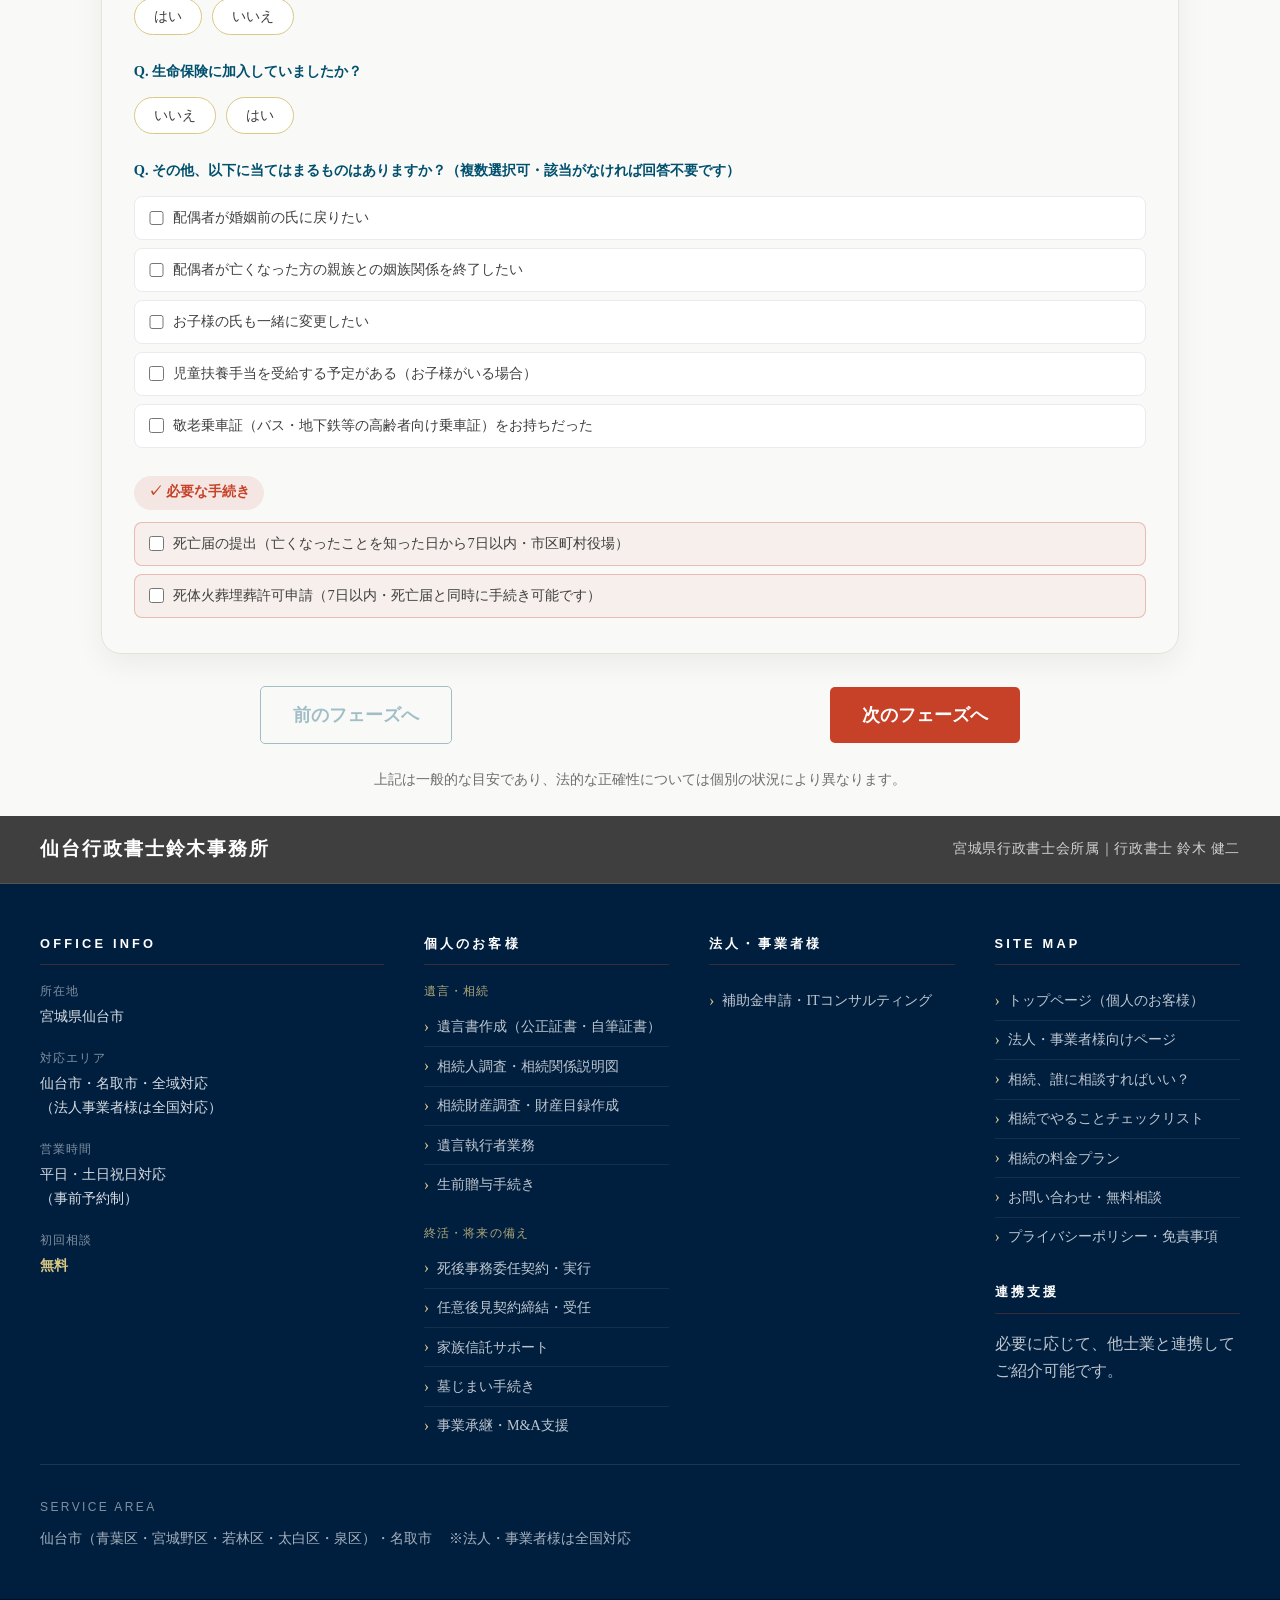
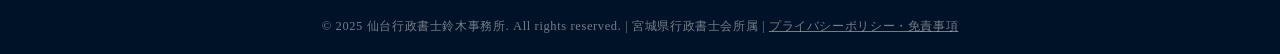
<file: guide/index.html>
<!DOCTYPE html>
<html lang="ja">

<head>
    <!-- Google tag (gtag.js) -->
    <script async src="https://www.googletagmanager.com/gtag/js?id=G-1465Z3ZDWF"></script>
    <script>
        window.dataLayer = window.dataLayer || [];
        function gtag() { dataLayer.push(arguments); }
        gtag('js', new Date());

        gtag('config', 'G-1465Z3ZDWF');
    </script>
    <meta charset="UTF-8">
    <meta name="viewport" content="width=device-width, initial-scale=1.0">
    <meta name="google" content="notranslate">
    <meta name="robots" content="noindex, nofollow">
    <meta http-equiv="Content-Security-Policy"
        content="default-src 'self'; script-src 'self' 'unsafe-inline' 'unsafe-eval' https://*.google.com https://*.gstatic.com; script-src-elem 'self' 'unsafe-inline' 'unsafe-eval' https://*.google.com https://*.gstatic.com; style-src 'self' 'unsafe-inline' https://fonts.googleapis.com https://fonts.gstatic.com; img-src 'self' data: https: blob:; font-src 'self' https://fonts.gstatic.com data:; connect-src 'self'; frame-src 'self'; object-src 'none'; base-uri 'self'; form-action 'self'; upgrade-insecure-requests">
    <title>相続でやることチェックリスト｜期限・フェーズ別ガイド（〜相続税申告10ヶ月）｜仙台行政書士鈴木事務所</title>
    <meta name="description"
        content="相続の開始から相続税の申告・納税（10ヶ月以内）までを5つのフェーズに整理。質問に答えるだけで、あなたに必要な手続きだけを表示するチェックリストです。仙台市の仙台行政書士鈴木事務所。">
    <link rel="canonical" href="https://gyouseidesign.com/guide/">
    <link rel="icon" href="../favicon.ico">
    <link rel="preconnect" href="https://fonts.googleapis.com">
    <link rel="preconnect" href="https://fonts.gstatic.com" crossorigin>
    <link href="https://fonts.googleapis.com/css2?family=Material+Symbols+Rounded:opsz,wght,FILL,GRAD@24,500,0,0"
        rel="stylesheet">
    <link rel="stylesheet" href="../style.css">
</head>

<body class="guide-page">

    <!-- Scroll Progress Bar -->
    <div class="scroll-progress"></div>

    <!-- Header -->
    <header class="header">
        <div id="header-banner"
            style="background-color: var(--main-color-dark);height: 1.5em;color: var(--text-color);">
            <p style="font-size: 0.8em;font-weight: lighter;margin:0;">仙台で相続・遺言贈与・死後事務委任・事業承継なら</p>
        </div>
        <div class="header-container">
            <div class="logo">
                <img src="../gyosyologo.svg" alt="仙台行政書士鈴木事務所" style="height: 1.8rem; width: auto;
    vertical-align: -0.25em;">
                <span style="display: inline-block; line-height: 2.5rem;">仙台行政書士鈴木事務所</span>
            </div>
            <nav class="nav">
                <div class="mode-switcher">
                    <a href="/" class="mode-btn mode-btn-toc active" id="btn-toc">個人のお客様</a>
                    <a href="/business/" class="mode-btn mode-btn-tob" id="btn-tob">法人・事業者様</a>
                </div>
            </nav>
        </div>
    </header>

    <main id="guide-flow">
        <div class="service-modal" id="service-modal" aria-hidden="true">
            <div class="service-modal__panel" role="dialog" aria-modal="true" aria-labelledby="service-modal-title">
                <button type="button" class="service-modal__close" id="service-modal-close" aria-label="閉じる">×</button>
                <div class="service-modal__eyebrow">用語解説</div>
                <h3 class="service-modal__title" id="service-modal-title"></h3>
                <div class="service-modal__body" id="service-modal-body"></div>
            </div>
        </div>

        <!-- 本ページ専用の利用規約モーダル。初回表示時に自動で開き、「同意して進む」以外では
             閉じられない（×ボタン・背景クリック・Escapeキーでは閉じない）。同意するとCookie
             （guide_terms_agreed・有効期限10ヶ月）を保存し、以降は自動表示しない。
             ボタン下の注記リンクから、いつでも同じモーダルを開き直して読み返せる。 -->
        <div class="service-modal" id="guide-terms-modal" aria-hidden="true">
            <div class="service-modal__panel" role="dialog" aria-modal="true"
                aria-labelledby="guide-terms-modal-title">
                <div class="service-modal__eyebrow">利用規約</div>
                <h3 class="service-modal__title" id="guide-terms-modal-title">「相続でやることチェックリスト」利用規約</h3>
                <div class="service-modal__body">
                    <p style="margin-bottom:1.25rem;">本サービスをご利用いただく前に、以下の利用規約をお読みください。</p>

                    <div class="legal-article">
                        <h4 class="legal-article__title">第1条（本規約の適用範囲及び変更）</h4>
                        <p>1　本規約は、仙台行政書士鈴木事務所（以下「当事務所」といいます。）が提供する「相続でやることチェックリスト」（以下「本サービス」といいます。）の利用条件を定めるものです。本サービスを利用される方（以下「利用者」といいます。）は、本規約に同意のうえ、本サービスをご利用いただくものとします。</p>
                        <p>2　当事務所は、必要と判断した場合には、利用者への事前の通知なく本規約の内容を変更できるものとします。変更後の規約は、本サービス上に表示された時点から効力を生じるものとします。</p>
                    </div>

                    <div class="legal-article">
                        <h4 class="legal-article__title">第2条（提供されるサービス）</h4>
                        <p>本サービスは、相続手続きに関する一般的な情報を、フェーズ別・質問形式で整理して提供するものです。本サービスは法律相談または個別の法的助言を行うものではなく、利用者ご自身の状況に即した具体的な判断や手続きの代行を行うものでもありません。</p>
                    </div>

                    <div class="legal-article">
                        <h4 class="legal-article__title">第3条（利用者の定義）</h4>
                        <p>本規約における「利用者」とは、本サービスのURLにアクセスし、本サービスを閲覧・利用するすべての方をいいます。</p>
                    </div>

                    <div class="legal-article">
                        <h4 class="legal-article__title">第4条（本サービスの提供停止）</h4>
                        <p>当事務所は、システムの保守点検・更新、天災その他の不可抗力、その他当事務所が必要と判断した場合には、利用者への事前の通知なく本サービスの全部または一部の提供を停止・中断できるものとします。当事務所は、当事務所の故意又は重大な過失による場合を除き、これにより利用者または第三者に生じた不利益・損害について、一切の責任を負わないものとします。</p>
                    </div>

                    <div class="legal-article">
                        <h4 class="legal-article__title">第5条（契約の期間・解除）</h4>
                        <p>本サービスは無料で提供されるものであり、利用者と当事務所との間に有償の契約関係は生じません。利用者は、いつでも本サービスの利用を中止できます。当事務所も、当事務所の判断により本サービスの提供を終了できるものとします。</p>
                    </div>

                    <div class="legal-article">
                        <h4 class="legal-article__title">第6条（アクセス情報の管理）</h4>
                        <p>本サービスでは、利用者を識別するための会員登録等は行いません。ただし、本規約への同意状況を保持する目的で、利用者の端末にCookieを保存します。個人情報の取り扱いについては、<a
                                href="/privacy/" target="_blank" rel="noopener">プライバシーポリシー</a>をあわせてご確認ください。</p>
                    </div>

                    <div class="legal-article">
                        <h4 class="legal-article__title">第7条（禁止事項）</h4>
                        <p>1　利用者は、次の行為を行うことはできません。</p>
                        <ol class="legal-list">
                            <li>本サービスの運営を妨げ、又はそのおそれのある行為</li>
                            <li>他の利用者による本サービスの利用を妨害する行為</li>
                            <li>本サービスにかかる著作権その他の権利を侵害する行為</li>
                            <li>当事務所、他の利用者又は第三者の権利又は利益（名誉権、プライバシー権及び著作権を含みますが、これらに限られません。）を侵害する行為</li>
                            <li>公序良俗その他法令に違反する行為及びこれに違反するおそれのある行為</li>
                            <li>本規約に違反する行為</li>
                            <li>前各号のほか、本サービスの趣旨に鑑みて当事務所が不適切と判断する行為</li>
                        </ol>
                        <p>2　利用者が前項に定める行為を行ったと当事務所が判断した場合、当事務所は、利用者に事前に通知することなく、本サービスの全部又は一部の利用停止その他当事務所が必要かつ適切と判断する措置を講じることができます。当事務所は、当事務所の故意又は重大な過失による場合を除き、本項の措置により利用者に生じる損害又は不利益について、一切の責任を負わないものとします。</p>
                    </div>

                    <div class="legal-article">
                        <h4 class="legal-article__title">第8条（その他免責事項）</h4>
                        <p>1　天災地変、戦争、テロ行為、暴動、労働争議、伝染病、法令の制定改廃、政府機関の介入その他不可抗力により、本サービスの全部又は一部の停止、中断、遅延が発生した場合、当事務所は、利用者に生じた損害又は不利益について一切責任を負いません。</p>
                        <p>2　利用者は、通信回線やコンピュータの障害、システムメンテナンスその他の事由による本サービスの全部又は一部の停止、中断、遅延が起こり得ることを理解しているものとし、当事務所は、これらにより利用者に生じた損害又は不利益について一切責任を負いません。また、利用者の利用環境によって生じた損害又は不利益について、当事務所は一切責任を負いません。</p>
                        <p>3　当事務所は、以下に掲げる事項について、明示的にも黙示的にも保証しません。</p>
                        <ol class="legal-list">
                            <li>本サービスの内容及び本サービスを通じて提供される情報の、有用性、完全性、正確性、最新性、信頼性、特定目的への適合性</li>
                            <li>本サービスで提供される情報が第三者の権利を侵害しないものであること</li>
                            <li>本サービスが将来にわたって存続し続けること</li>
                        </ol>
                        <p>4　当事務所は、理由の如何を問わず、データ等の全部又は一部が滅失、毀損、又は改ざんされた場合に、これを復元する義務を負わないものとします。当事務所は、当事務所の故意又は重大な過失による場合を除き、当該滅失、毀損、又は改ざんにより利用者又は第三者に生じた損害等について一切の責任を負いません。</p>
                        <p>5　本サービスに掲載する情報は一般的な目安として提供するものであり、相続手続きに関する期限・要件・費用等は、個別の事情や法令改正等により変動する場合があります。利用者は、本サービスの内容を参考に手続きを進める場合、<strong>ご自身の判断と責任において</strong>行うものとし、個別の状況に応じた正確な判断が必要な場合は、当事務所または他の専門家へのご相談を推奨します。</p>
                    </div>

                    <div class="legal-article">
                        <h4 class="legal-article__title">第9条（知的財産権及びコンテンツ）</h4>
                        <p>本サービスを構成するすべての素材に関する著作権を含む知的財産権その他の一切の権利は、当事務所又は当該権利を有する第三者に帰属します。利用者は、本サービスのすべての素材に関して、一切の権利を取得することはないものとし、権利者の許可なく、素材に関する権利を侵害する一切の行為をしてはならないものとします。本規約に基づく本サービスの利用の許諾は、本サービスに関する当事務所又は当該権利を有する第三者の権利の使用許諾を意味するものではありません。</p>
                    </div>

                    <div class="legal-article">
                        <h4 class="legal-article__title">第10条（反社会的勢力の排除）</h4>
                        <p>利用者は、当事務所に対し、次の事項を確約します。</p>
                        <ol class="legal-list">
                            <li>自らが、暴力団、暴力団関係企業、総会屋若しくはこれらに準ずる者又はその構成員（以下総称して「反社会的勢力」といいます。）ではないこと</li>
                            <li>反社会的勢力のために本サービスを利用するものでないこと</li>
                            <li>自ら又は第三者を利用して、次の行為をしないこと
                                <ol class="legal-list legal-list--nested">
                                    <li>相手方に対する脅迫的な言動又は暴力を用いる行為</li>
                                    <li>法的な責任を超えた不当な要求行為</li>
                                    <li>偽計又は威力を用いて相手方の業務を妨害し、又は信用を毀損する行為</li>
                                </ol>
                            </li>
                        </ol>
                    </div>

                    <div class="legal-article">
                        <h4 class="legal-article__title">第11条（準拠法、管轄裁判所）</h4>
                        <p>本規約の解釈にあたっては、日本法を準拠法とします。本サービスに関して当事務所と利用者との間で紛争が生じた場合には、仙台地方裁判所を第一審の専属的合意管轄裁判所とします。</p>
                    </div>
                </div>
                <div class="service-modal__actions">
                    <button type="button" id="guide-terms-agree" class="cta-button">同意して進む</button>
                </div>
            </div>
        </div>

        <!-- Hero -->
        <section class="guide-hero">
            <div class="container">
                <h1>相続で「何を」「いつまでに」やればいいか、わかるガイド</h1>
                <p class="section-subtitle">相続税の申告・納税（10ヶ月以内）までの流れを、5つのフェーズに整理しました。質問に答えると、あなたに必要な手続きだけが表示されます。</p>
                <a href="#phase-wizard" class="cta-button">質問に答えて確認する</a>
                <p class="guide-hero__terms-note">ご利用にあたっては<button type="button" id="guide-terms-reopen"
                        class="phase-term-link">利用規約</button>をご確認ください</p>
            </div>
        </section>

        <!-- 全体像 -->
        <section class="phase-overview section-transition">
            <div class="container">
                <h2 class="section-title">相続手続きの全体像</h2>
                <p class="section-subtitle">期限があるものから、優先順位をつけて進めましょう</p>

                <div class="process-steps">
                    <div class="process-step" role="button" tabindex="0" data-goto-phase="1"
                        aria-label="フェーズ1 すぐに行うことの質問へ移動">
                        <div class="process-number">1</div>
                        <div>
                            <h3>すぐに行うこと</h3>
                            <span class="phase-overview-deadline">目安：〜14日以内</span>
                        </div>
                    </div>
                    <div class="process-step" role="button" tabindex="0" data-goto-phase="2"
                        aria-label="フェーズ2 相続人・相続財産の確認の質問へ移動">
                        <div class="process-number">2</div>
                        <div>
                            <h3>相続人・相続財産の確認</h3>
                            <span class="phase-overview-deadline">目安：〜3ヶ月以内</span>
                        </div>
                    </div>
                    <div class="process-step" role="button" tabindex="0" data-goto-phase="3"
                        aria-label="フェーズ3 準確定申告の質問へ移動">
                        <div class="process-number">3</div>
                        <div>
                            <h3>準確定申告</h3>
                            <span class="phase-overview-deadline">期限：4ヶ月以内</span>
                        </div>
                    </div>
                    <div class="process-step" role="button" tabindex="0" data-goto-phase="4"
                        aria-label="フェーズ4 遺産分割・名義変更の質問へ移動">
                        <div class="process-number">4</div>
                        <div>
                            <h3>遺産分割・名義変更</h3>
                            <span class="phase-overview-deadline">目安：10ヶ月までの間に</span>
                        </div>
                    </div>
                    <div class="process-step" role="button" tabindex="0" data-goto-phase="5"
                        aria-label="フェーズ5 相続税の申告・納税の質問へ移動">
                        <div class="process-number">5</div>
                        <div>
                            <h3>相続税の申告・納税</h3>
                            <span class="phase-overview-deadline">期限：10ヶ月以内</span>
                        </div>
                    </div>
                </div>

                <p class="phase-note">各フェーズをクリックすると、質問に直接移動できます。上記はあくまで一般的な目安です。
                </p>
            </div>
        </section>

        <!-- フェーズウィザード（1フェーズずつ表示し、次へ／戻るで進める） -->
        <section id="phase-wizard" class="phase-section section-transition">
            <div class="container">
                <h2 class="section-title">相続手続きのチェックリスト</h2>
                <div class="phase-wizard__progress">
                    <span id="phase-wizard-step">フェーズ 1 / 5</span>
                    <div class="phase-wizard__bar">
                        <div id="phase-wizard-bar-fill" class="phase-wizard__bar-fill" style="width:20%;"></div>
                    </div>
                </div>

                <!-- フェーズ1 -->
                <div class="phase-card" data-phase="1">
                    <div class="phase-card__head">
                        <div>
                            <span class="phase-card__eyebrow">フェーズ1</span>
                            <h2 class="phase-card__title">すぐに行うこと</h2>
                        </div>
                        <span class="phase-card__deadline">目安：〜14日以内</span>
                    </div>
                    <p class="phase-card__intro">亡くなられてから、まず必要になる届出です。質問に答えると、下に必要な手続きが表示されます。</p>

                    <p class="phase-card__block-title">Q. 亡くなった方は世帯主でしたか？</p>
                    <div class="plan-diagnostic__options">
                        <button type="button" class="plan-diagnostic__option" data-guide-option
                            data-guide-group="p1-setai" data-guide-hide="p1-item-setai">いいえ</button>
                        <button type="button" class="plan-diagnostic__option" data-guide-option
                            data-guide-group="p1-setai" data-guide-show="p1-item-setai">はい</button>
                    </div>

                    <p class="phase-card__block-title">Q. 亡くなった方は会社に勤めていましたか？（在職中）</p>
                    <div class="plan-diagnostic__options">
                        <button type="button" class="plan-diagnostic__option" data-guide-option
                            data-guide-group="p1-work"
                            data-guide-show="p1-item-work-yes-1,p1-item-work-yes-2,p1-item-work-yes-3"
                            data-guide-hide="p1-item-work-no-1,p1-item-work-no-2,p1-item-work-no-3">はい</button>
                        <button type="button" class="plan-diagnostic__option" data-guide-option
                            data-guide-group="p1-work"
                            data-guide-show="p1-item-work-no-1,p1-item-work-no-2,p1-item-work-no-3"
                            data-guide-hide="p1-item-work-yes-1,p1-item-work-yes-2,p1-item-work-yes-3">いいえ</button>
                    </div>

                    <p class="phase-card__block-title">Q. 生命保険に加入していましたか？</p>
                    <div class="plan-diagnostic__options">
                        <button type="button" class="plan-diagnostic__option" data-guide-option
                            data-guide-group="p1-insurance" data-guide-hide="p1-item-insurance">いいえ</button>
                        <button type="button" class="plan-diagnostic__option" data-guide-option
                            data-guide-group="p1-insurance" data-guide-show="p1-item-insurance">はい</button>
                    </div>

                    <p class="phase-card__block-title">Q. その他、以下に当てはまるものはありますか？（複数選択可・該当がなければ回答不要です）</p>
                    <div class="affinity-diagnostic__checks">
                        <label class="phase-item"><input type="checkbox" data-guide-check
                                data-guide-show="p1-item-fukushi"> 配偶者が婚姻前の氏に戻りたい</label>
                        <label class="phase-item"><input type="checkbox" data-guide-check
                                data-guide-show="p1-item-ininzoku"> 配偶者が亡くなった方の親族との姻族関係を終了したい</label>
                        <label class="phase-item"><input type="checkbox" data-guide-check
                                data-guide-show="p1-item-koshihenko"> お子様の氏も一緒に変更したい</label>
                        <label class="phase-item"><input type="checkbox" data-guide-check
                                data-guide-show="p1-item-jidofuyo"> 児童扶養手当を受給する予定がある（お子様がいる場合）</label>
                        <label class="phase-item"><input type="checkbox" data-guide-check
                                data-guide-show="p1-item-keirou"> 敬老乗車証（バス・地下鉄等の高齢者向け乗車証）をお持ちだった</label>
                    </div>

                    <p class="phase-card__block-title phase-card__block-title--todo">✓ 必要な手続き</p>
                    <div class="affinity-diagnostic__checks phase-todo-list">
                        <label class="phase-item" id="p1-item-death"><input type="checkbox"> 死亡届の提出（亡くなったことを知った日から7日以内・市区町村役場）</label>
                        <label class="phase-item" id="p1-item-cremation"><input type="checkbox"> 死体火葬埋葬許可申請（7日以内・死亡届と同時に手続き可能です）</label>
                        <label class="phase-item is-hidden" id="p1-item-setai"><input type="checkbox">
                            世帯主変更届（14日以内・市区町村役場）</label>
                        <label class="phase-item is-hidden" id="p1-item-work-yes-1"><input type="checkbox">
                            健康保険証の返却・社会保険の資格喪失手続き（勤務先）</label>
                        <label class="phase-item is-hidden" id="p1-item-work-yes-2"><input type="checkbox">
                            死亡退職の手続き・最終給与の確認（勤務先）</label>
                        <label class="phase-item is-hidden" id="p1-item-work-yes-3"><input type="checkbox">
                            身分証明書（社員証）等の返却（勤務先）</label>
                        <label class="phase-item is-hidden" id="p1-item-work-no-1"><input type="checkbox">
                            国民健康保険・後期高齢者医療の資格喪失手続き（市区町村役場）</label>
                        <label class="phase-item is-hidden" id="p1-item-work-no-2"><input type="checkbox">
                            介護保険の資格喪失手続き（市区町村役場・65歳以上だった場合）</label>
                        <label class="phase-item is-hidden" id="p1-item-work-no-3"><input type="checkbox">
                            年金受給停止の手続き（年金事務所・年金を受給していた場合）</label>
                        <label class="phase-item is-hidden" id="p1-item-insurance"><input type="checkbox">
                            生命保険金の請求（保険会社。請求期限は保険会社ごとに異なるため、早めのご確認をおすすめします）</label>
                        <label class="phase-item is-hidden" id="p1-item-fukushi"><input type="checkbox">
                            復氏届の提出（市区町村役場）</label>
                        <label class="phase-item is-hidden" id="p1-item-ininzoku"><input type="checkbox">
                            姻族関係終了届の提出（市区町村役場）</label>
                        <label class="phase-item is-hidden" id="p1-item-koshihenko"><input type="checkbox">
                            子の氏変更許可申請（家庭裁判所）</label>
                        <label class="phase-item is-hidden" id="p1-item-jidofuyo"><input type="checkbox">
                            児童扶養手当認定請求（世帯主変更届と同時に市区町村役場へ）</label>
                        <label class="phase-item is-hidden" id="p1-item-keirou"><input type="checkbox">
                            敬老乗車証の返却（市区町村役場）</label>
                    </div>
                </div>

                <!-- フェーズ2 -->
                <div class="phase-card is-hidden" data-phase="2">
                    <div class="phase-card__head">
                        <div>
                            <span class="phase-card__eyebrow">フェーズ2</span>
                            <h2 class="phase-card__title">相続人・相続財産の確認</h2>
                        </div>
                        <span class="phase-card__deadline">目安：〜3ヶ月以内</span>
                    </div>
                    <p class="phase-card__intro">
                        「誰が相続人か」「何を相続するのか」を確定させる段階です。あわせて、相続放棄をするかどうかもこの期間に判断します。質問に答えると、下に必要な手続きが表示されます。</p>

                    <p class="phase-card__block-title">Q. 遺言書はありますか？</p>
                    <div class="plan-diagnostic__options">
                        <button type="button" class="plan-diagnostic__option" data-guide-option
                            data-guide-group="p2-will" data-guide-show="p2-item-kennin"
                            data-guide-hide="p2-item-kousei,p2-item-nowill">自筆証書遺言がある</button>
                        <button type="button" class="plan-diagnostic__option" data-guide-option
                            data-guide-group="p2-will" data-guide-show="p2-item-kousei"
                            data-guide-hide="p2-item-kennin,p2-item-nowill">公正証書遺言がある</button>
                        <button type="button" class="plan-diagnostic__option" data-guide-option
                            data-guide-group="p2-will" data-guide-show="p2-item-nowill"
                            data-guide-hide="p2-item-kennin,p2-item-kousei">ない・わからない</button>
                    </div>

                    <p class="phase-card__block-title">Q. 相続人同士で意見の対立がある、または連絡が取れない方はいますか？</p>
                    <div class="plan-diagnostic__options">
                        <button type="button" class="plan-diagnostic__option" data-guide-option
                            data-guide-group="p2-dispute" data-guide-hide="p2-result-dispute">いいえ</button>
                        <button type="button" class="plan-diagnostic__option" data-guide-option
                            data-guide-group="p2-dispute" data-guide-show="p2-result-dispute">はい</button>
                    </div>
                    <div id="p2-result-dispute" class="affinity-diagnostic__result is-hidden" style="display:block;">
                        <p><strong>弁護士への相談も検討が必要です。</strong></p>
                        <p>相続人同士で意見の対立がある場合や連絡が取れない方がいる場合は、弁護士による交渉・調停が必要になることがあります。ご自身で家庭裁判所に調停を申し立てることも可能です。</p>
                        <a href="https://www.google.com/search?q=仙台+相続+弁護士" class="cta-button" target="_blank"
                            rel="noopener">弁護士を探す</a>
                    </div>

                    <p class="phase-card__block-title">Q. 財産よりも借金の方が多い可能性はありますか？（またはよくわからず不安がある）</p>
                    <div class="plan-diagnostic__options">
                        <button type="button" class="plan-diagnostic__option" data-guide-option
                            data-guide-group="p2-debt" data-guide-hide="p2-item-hoki">いいえ</button>
                        <button type="button" class="plan-diagnostic__option" data-guide-option
                            data-guide-group="p2-debt" data-guide-show="p2-item-hoki">はい</button>
                    </div>

                    <p class="phase-card__block-title phase-card__block-title--todo">✓ 必要な手続き</p>
                    <div class="affinity-diagnostic__checks phase-todo-list">
                        <label class="phase-item" id="p2-item-will"><input type="checkbox"> 遺言書の有無を確認する</label>
                        <label class="phase-item" id="p2-item-heirs"><input type="checkbox">
                            相続人調査（亡くなった方の出生から死亡までの戸籍を収集）</label>
                        <label class="phase-item" id="p2-item-assets"><input type="checkbox">
                            相続財産の把握（プラスの財産・マイナスの財産の両方を調査）</label>
                        <label class="phase-item is-hidden" id="p2-item-kennin"><input type="checkbox">
                            家庭裁判所での検認手続き（法務局の自筆証書遺言書保管制度を利用している場合は不要です）</label>
                        <label class="phase-item is-hidden" id="p2-item-kousei"><input type="checkbox">
                            検認は不要です。遺言書の内容に沿って、そのまま名義変更などの手続きに進められます</label>
                        <label class="phase-item is-hidden" id="p2-item-nowill"><input type="checkbox">
                            遺産分割協議が必要になります（フェーズ4でご案内します）</label>
                        <label class="phase-item is-hidden" id="p2-item-hoki"><input type="checkbox">
                            相続放棄・限定承認の検討・申述（相続の開始を知った日から<strong>3ヶ月以内</strong>・家庭裁判所）</label>
                    </div>

                    <p class="phase-card__list-note">用語の解説：</p>
                    <div class="phase-term-links">
                        <button type="button" class="phase-term-link" data-glossary="souzokunin">相続人調査とは</button>
                        <button type="button" class="phase-term-link" data-glossary="koseki">戸籍収集とは</button>
                        <button type="button" class="phase-term-link" data-glossary="kennin">検認とは</button>
                        <button type="button" class="phase-term-link" data-glossary="houki">相続放棄・限定承認とは</button>
                        <button type="button" class="phase-term-link" data-glossary="zaisan">相続財産の把握とは</button>
                    </div>
                </div>

                <!-- フェーズ3 -->
                <div class="phase-card is-hidden" data-phase="3">
                    <div class="phase-card__head">
                        <div>
                            <span class="phase-card__eyebrow">フェーズ3</span>
                            <h2 class="phase-card__title">準確定申告</h2>
                        </div>
                        <span class="phase-card__deadline">期限：4ヶ月以内</span>
                    </div>
                    <p class="phase-card__intro">
                        亡くなった方が生前に確定申告をすべき状況だった場合、相続人が代わりに申告します（準確定申告）。すべての方に必要なわけではありません。質問に答えると、下に判定結果が表示されます。</p>

                    <p class="phase-card__block-title">Q. 亡くなった方は、以下のいずれかに当てはまりますか？（複数選択可）</p>
                    <div class="affinity-diagnostic__checks">
                        <label class="phase-item"><input type="checkbox" data-guide-check-any="p3">
                            自営業などで事業所得があり、確定申告をしていた</label>
                        <label class="phase-item"><input type="checkbox" data-guide-check-any="p3">
                            給与を2ヶ所以上から受けていた</label>
                        <label class="phase-item"><input type="checkbox" data-guide-check-any="p3">
                            給与収入が2,000万円を超えていた</label>
                        <label class="phase-item"><input type="checkbox" data-guide-check-any="p3">
                            給与・退職所得以外の所得（副収入等）が年20万円以上あった</label>
                        <label class="phase-item"><input type="checkbox" data-guide-check-any="p3">
                            高額な医療費を支払っていた（医療費控除の対象になりそう）</label>
                        <label class="phase-item"><input type="checkbox" data-guide-check-any="p3">
                            その他、生前に確定申告をしていた</label>
                    </div>

                    <div id="p3-result" class="affinity-diagnostic__result is-hidden" style="display:block;">
                        <p><strong>準確定申告が必要な可能性があります。</strong></p>
                        <p>相続の開始を知った日から<strong>4ヶ月以内</strong>に、亡くなった方の死亡時の住所地を管轄する税務署へ申告します。ご自身で申告することも可能ですが、財産や所得の内容によっては専門的な判断が必要です。
                        </p>
                        <a href="https://www.google.com/search?q=仙台+相続+税理士" class="cta-button" target="_blank"
                            rel="noopener">税理士を探す</a>
                    </div>
                    <p class="phase-card__list-note">上記のいずれにも当てはまらない場合、準確定申告は不要なことが多いですが、個別の事情により異なりますので迷ったら専門家にご確認ください。
                    </p>
                </div>

                <!-- フェーズ4 -->
                <div class="phase-card is-hidden" data-phase="4">
                    <div class="phase-card__head">
                        <div>
                            <span class="phase-card__eyebrow">フェーズ4</span>
                            <h2 class="phase-card__title">遺産分割・名義変更</h2>
                        </div>
                        <span class="phase-card__deadline">目安：10ヶ月までの間に</span>
                    </div>
                    <p class="phase-card__intro">
                        財産の内容が確定したら、相続人全員で分け方を話し合い（遺産分割協議）、その内容に沿って各種の名義変更・解約を行います。質問に答えると、下に必要な手続きが表示されます。</p>

                    <p class="phase-card__block-title">Q. 亡くなった方は、以下のものを持っていましたか？（複数選択可）</p>
                    <div class="affinity-diagnostic__checks">
                        <label class="phase-item"><input type="checkbox" data-guide-check
                                data-guide-show="p4-item-touki,p4-referral-touki"> 不動産（土地・建物）</label>
                        <label class="phase-item"><input type="checkbox" data-guide-check data-guide-show="p4-item-car">
                            自動車</label>
                        <label class="phase-item"><input type="checkbox" data-guide-check
                                data-guide-show="p4-item-farm"> 農地</label>
                        <label class="phase-item"><input type="checkbox" data-guide-check
                                data-guide-show="p4-item-digital"> パソコン・スマートフォンなどのデジタル資産</label>
                        <label class="phase-item"><input type="checkbox" data-guide-check data-guide-show="p4-item-sub">
                            クレジットカード・各種サブスクリプションサービス</label>
                    </div>

                    <p class="phase-card__block-title phase-card__block-title--todo">✓ 必要な手続き</p>
                    <div class="affinity-diagnostic__checks phase-todo-list">
                        <label class="phase-item" id="p4-item-bunkatsu"><input type="checkbox">
                            遺産分割協議・遺産分割協議書の作成（遺言書がない場合。相続人全員の合意が必要です）</label>
                        <label class="phase-item" id="p4-item-bank"><input type="checkbox"> 預貯金・証券口座の解約・名義変更（金融機関）</label>
                        <label class="phase-item is-hidden" id="p4-item-touki"><input type="checkbox">
                            不動産の名義変更登記（相続登記）。2024年4月から義務化され、相続を知った日から<strong>3年以内</strong>が期限です</label>
                        <label class="phase-item is-hidden" id="p4-item-car"><input type="checkbox">
                            自動車の名義変更（陸運局）</label>
                        <label class="phase-item is-hidden" id="p4-item-farm"><input type="checkbox">
                            農地の届出（農業委員会）</label>
                        <label class="phase-item is-hidden" id="p4-item-digital"><input type="checkbox">
                            デジタル資産の調査・整理（ネット銀行・証券口座、サブスクの契約状況の確認など）</label>
                        <label class="phase-item is-hidden" id="p4-item-sub"><input type="checkbox">
                            クレジットカードの解約、各種サービスの解約手続き</label>
                    </div>

                    <div id="p4-referral-touki" class="affinity-diagnostic__result is-hidden" style="display:block;">
                        <p><strong>不動産の名義変更登記は司法書士が専門です。</strong></p>
                        <p>ご自身で法務局に申請することも可能ですが、必要書類の収集や登記申請書の作成には専門知識が必要です。</p>
                        <a href="https://www.google.com/search?q=仙台+相続+司法書士" class="cta-button" target="_blank"
                            rel="noopener">司法書士を探す</a>
                    </div>

                    <p class="phase-card__list-note">用語の解説：</p>
                    <div class="phase-term-links">
                        <button type="button" class="phase-term-link"
                            data-glossary="bunkatsu">遺産分割協議とは（話し合いが整わない場合）</button>
                        <button type="button" class="phase-term-link" data-glossary="touki">相続登記とは</button>
                    </div>
                </div>

                <!-- フェーズ5 -->
                <div class="phase-card is-hidden" data-phase="5">
                    <div class="phase-card__head">
                        <div>
                            <span class="phase-card__eyebrow">フェーズ5</span>
                            <h2 class="phase-card__title">相続税の申告・納税</h2>
                        </div>
                        <span class="phase-card__deadline">期限：10ヶ月以内</span>
                    </div>
                    <p class="phase-card__intro">相続財産の総額が基礎控除額を超える場合にのみ、相続税の申告と納税が必要です。法定相続人の数を入力すると、基礎控除額の目安がわかります。</p>

                    <p class="phase-card__block-title">Q. 法定相続人の数は何人ですか？</p>
                    <div class="phase-tax-calc">
                        <label class="phase-tax-calc__field">法定相続人の数
                            <input type="number" id="guide-tax-heirs" min="1" step="1" placeholder="例：3">
                        </label>
                        <button type="button" id="guide-tax-submit" class="cta-button">計算する</button>
                    </div>
                    <p class="phase-card__list-note">基礎控除額＝3,000万円＋600万円×法定相続人の数</p>
                    <div id="guide-tax-result" class="affinity-diagnostic__result"></div>

                    <div id="p5-estate-question" class="is-hidden">
                        <p class="phase-card__block-title">Q. 相続財産の総額は、この基礎控除額を超えそうですか？</p>
                        <div class="plan-diagnostic__options">
                            <button type="button" class="plan-diagnostic__option" data-guide-option
                                data-guide-group="p5-estate" data-guide-show="p5-result-no"
                                data-guide-hide="p5-result-yes,p5-result-unknown">いいえ</button>
                            <button type="button" class="plan-diagnostic__option" data-guide-option
                                data-guide-group="p5-estate" data-guide-show="p5-result-yes"
                                data-guide-hide="p5-result-no,p5-result-unknown">はい</button>
                            <button type="button" class="plan-diagnostic__option" data-guide-option
                                data-guide-group="p5-estate" data-guide-show="p5-result-unknown"
                                data-guide-hide="p5-result-no,p5-result-yes">わからない</button>
                        </div>
                        <div id="p5-result-no" class="affinity-diagnostic__result is-hidden" style="display:block;">
                            <p><strong>相続税はかからない可能性が高いです。</strong>ただし生前贈与の状況などにより変わる場合がありますので、不安な場合は専門家にご確認ください。</p>
                        </div>
                        <div id="p5-result-yes" class="affinity-diagnostic__result is-hidden" style="display:block;">
                            <p><strong>相続税の申告が必要になる可能性があります。</strong>相続税は相続の開始を知った日から<strong>10ヶ月以内</strong>に申告・納税します。財産の評価方法や各種特例（小規模宅地等の特例など）により実際の税額は変わりますので、専門的な判断が必要です。
                            </p>
                            <a href="https://www.google.com/search?q=仙台+相続+税理士" class="cta-button" target="_blank"
                                rel="noopener">税理士を探す</a>
                        </div>
                        <div id="p5-result-unknown" class="affinity-diagnostic__result is-hidden"
                            style="display:block;">
                            <p><strong>まずは財産調査から確認しましょう。</strong>不動産・預貯金・証券などの財産を洗い出すと、総額の見通しが立てやすくなります（フェーズ2の財産調査もあわせてご確認ください）。
                            </p>
                            <a href="https://www.google.com/search?q=仙台+相続+税理士" class="cta-button" target="_blank"
                                rel="noopener">税理士を探す</a>
                        </div>
                    </div>
                </div>

                <div class="phase-wizard__nav">
                    <button type="button" id="phase-prev" class="cta-button cta-button--ghost" disabled>前のフェーズへ</button>
                    <p id="phase-wizard-done" class="phase-wizard__done is-hidden">これで全フェーズの確認は終わりです。お疲れ様でした。</p>
                    <button type="button" id="phase-next" class="cta-button">次のフェーズへ</button>
                </div>

                <p class="phase-note">上記は一般的な目安であり、法的な正確性については個別の状況により異なります。</p>

                <!-- 用語解説モーダルの文言ソース。常時非表示（is-hidden）だが静的HTMLとしてDOMに存在させ、
                     検索エンジンにも読める状態にしている。表示時はJS（common.js）がこの中身をモーダルへコピーする。 -->
                <div id="glossary-souzokunin" class="is-hidden" aria-hidden="true">
                    <p><strong>相続人調査</strong>とは、法律上誰が相続人であるか（法定相続人）を、戸籍を用いて確定させる作業です。亡くなった方の出生から死亡までの戸籍をすべて集めることで行います。
                    </p>
                    <p><strong>なぜ相続人調査が必要なのか</strong></p>
                    <p>「相続人は家族なら分かっている」と思われがちですが、遺産分割協議や不動産の名義変更、預貯金の解約などの手続きは、法律上、相続人<strong>全員</strong>の関与・同意がなければ有効に成立しません。1人でも相続人が欠けていた場合、その手続きはやり直しになってしまいます。
                    </p>
                    <p>ご家族の記憶だけでは、前の婚姻関係で生まれたお子様や、認知したお子様など、家族が把握していない相続人の存在に気づけないことがあります。出生から死亡までの戸籍をすべて確認することで、こうした見落としを防ぎます。
                    </p>
                    <p><strong>誰が法定相続人になるのか</strong></p>
                    <ul class="plan-card__list">
                        <li>配偶者：常に法定相続人になります</li>
                        <li>第1順位：子（配偶者とともに常に相続人）</li>
                        <li>第2順位：父母（子がいない場合に、配偶者とともに相続人）</li>
                        <li>第3順位：兄弟姉妹（子・父母がいない場合に、配偶者とともに相続人）</li>
                    </ul>
                    <p style="margin-top:1rem;font-size:0.85em;opacity:0.8;">※
                        子がすでに亡くなっている場合は、その子（孫）が代わりに相続人となることがあります（代襲相続）。実際の相続分の割合は家族構成によって異なりますので、詳しくは専門家にご確認ください。</p>
                </div>

                <div id="glossary-koseki" class="is-hidden" aria-hidden="true">
                    <p>相続人を正しく確定させるために、亡くなった方の<strong>出生から死亡までの戸籍</strong>をすべて集める作業です。本籍地を移した回数が多いほど、複数の市区町村役場から取り寄せる必要があり、手間がかかります。
                    </p>
                    <p>戸籍が集まって相続人が確定したら、相続人全員の現在の戸籍（もっとも新しいもの）もあわせて取得しておくと、後の名義変更手続きがスムーズです。</p>
                    <p><strong>進め方の目安</strong></p>
                    <ul class="plan-card__list">
                        <li>住民票の除票（本籍地の記載があるもの）を取得し、本籍地を確認する</li>
                        <li>本籍地の市区町村役場に戸籍謄本を請求する（郵送での取り寄せも可能です）</li>
                        <li>戸籍をたどり、亡くなった方の出生まで遡って収集する</li>
                        <li>転籍・婚姻などで本籍が変わっている場合は、その都度別の市区町村へ請求する</li>
                    </ul>
                    <p style="margin-top:1rem;font-size:0.85em;opacity:0.8;">※
                        本籍地と住所地は一致しないことがほとんどです。集める前に本籍地を確認しておくと、無駄な取り寄せを避けられます。</p>
                    <p style="margin-top:1rem;"><strong>集めた戸籍は「法定相続情報一覧図」にしておくと便利です</strong></p>
                    <p>集めた戸籍謄本などの束を法務局に提出すると、登記官が内容を確認したうえで「誰が法定相続人であるか」を一覧図として証明してくれる制度です。この一覧図があれば、金融機関や法務局など複数の窓口で、そのつど戸籍謄本の束を出し直す必要がなくなります。無料で必要な通数を交付してもらえるため、預貯金口座がいくつもある場合や、複数の手続きを並行して進めたい場合に特に便利です。
                    </p>
                </div>

                <div id="glossary-kennin" class="is-hidden" aria-hidden="true">
                    <p>自筆証書遺言（手書きの遺言書）が見つかった場合、家庭裁判所で「検認」という手続きを行う必要があります。検認は、遺言書の状態を確認し、偽造や変造を防ぐための手続きで、遺言の内容が有効かどうかを判断するものではありません。
                    </p>
                    <p>検認を受ける前に遺言書を開封してしまうと、過料の対象になることがあるため注意が必要です。</p>
                    <p>ただし、法務局の「自筆証書遺言書保管制度」を利用して遺言書を預けていた場合は、検認は不要です。</p>
                    <p>公正証書遺言の場合は、そもそも検認自体が不要で、そのまま名義変更などの手続きに使うことができます。</p>
                </div>

                <div id="glossary-houki" class="is-hidden" aria-hidden="true">
                    <p><strong>相続放棄</strong>とは、亡くなった方の財産に対する相続権の一切を放棄することです。プラスの財産だけでなく、借金などのマイナスの財産も含めて、すべて放棄することになります。
                    </p>
                    <p>相続人であると知った日から<strong>3ヶ月以内</strong>に、家庭裁判所へ申述する必要があります。期間内に手続きをしないと、原則として相続放棄はできなくなります（事情によっては期間の伸長を申し立てることも可能です）。
                    </p>
                    <p>相続人のうち誰か1人が相続すれば、他の相続人が相続放棄をしても、次の順位の親族に相続権が移ることはありません。</p>
                    <p><strong>限定承認</strong>とは、プラスの財産の範囲内でマイナスの財産を相続する方法です。財産に自宅が含まれる場合、限定承認を使うと一部の財産を手元に残せることがありますが、相続人全員で家庭裁判所に申し立てる必要があり、相続人同士の意見が一致しないと利用できません。
                    </p>
                    <p style="margin-top:1rem;font-size:0.85em;opacity:0.8;">※
                        すでに預貯金の解約や車の名義変更など、亡くなった方の財産に手を付けてしまうと、相続を承認したものとみなされ、相続放棄ができなくなる場合があります。財産調査の前に安易に手続きを進めないようご注意ください。
                    </p>
                </div>

                <div id="glossary-zaisan" class="is-hidden" aria-hidden="true">
                    <p>相続財産の把握とは、亡くなった方が残した財産をすべて調べて洗い出すことです。相続財産とは「権利と義務」のすべてを指し、プラスの財産だけでなく、マイナスの財産（借金など）も相続の対象になります。
                    </p>
                    <p><strong>プラスの財産の例</strong></p>
                    <ul class="plan-card__list">
                        <li>不動産（土地・建物・借地権など）</li>
                        <li>金融資産（現金・預貯金・株式・投資信託など）</li>
                        <li>動産（車・貴金属・骨董品など）</li>
                        <li>その他（ゴルフ会員権、著作権など）</li>
                    </ul>
                    <p><strong>マイナスの財産の例</strong></p>
                    <ul class="plan-card__list">
                        <li>借入金・買掛金など</li>
                        <li>未払いの税金（所得税・住民税・固定資産税など）</li>
                        <li>未払いの医療費・水道光熱費など</li>
                    </ul>
                    <p><strong>相続財産に含まれないものの例</strong></p>
                    <ul class="plan-card__list">
                        <li>受取人が指定されている生命保険金（受取人固有の財産となります）</li>
                        <li>墓地・仏壇など祭祀に関するもの</li>
                    </ul>
                    <p style="margin-top:1rem;font-size:0.85em;opacity:0.8;">※ 評価方法や個別の判断が必要なケースもあります。詳しくは専門家にご確認ください。
                    </p>
                </div>

                <div id="glossary-bunkatsu" class="is-hidden" aria-hidden="true">
                    <p>遺産分割協議とは、相続人全員で「誰が・どの財産を・どの程度の割合で取得するか」を話し合うことです。遺言書がない場合に必要になります。</p>
                    <p>相続人全員の合意が必要で、1人でも反対すると協議は成立しません。まとまった内容は「遺産分割協議書」として書面に残し、相続人全員が署名・実印を押します。</p>
                    <p><strong>もし話し合いがまとまらない場合は？</strong></p>
                    <ul class="plan-card__list">
                        <li>法定相続分（法律で定められた割合）で分ける</li>
                        <li>家庭裁判所の調停を利用する</li>
                        <li>調停でもまとまらない場合は、家庭裁判所の審判に進む</li>
                    </ul>
                    <p style="margin-top:1rem;font-size:0.85em;opacity:0.8;">※
                        話し合いが難航している、または相続人同士で対立がある場合は、弁護士への相談も検討してください。</p>
                </div>

                <div id="glossary-touki" class="is-hidden" aria-hidden="true">
                    <p>亡くなった方が所有していた不動産（土地・建物）の名義を、相続人に変更する登記手続きです。法務局に申請します。</p>
                    <p>2024年4月1日から相続登記の申請が義務化されました。正当な理由なく期限内に申請をしないと、過料の対象になることがあります。</p>
                    <p>登記の専門家である司法書士に依頼するのが一般的ですが、ご自身で法務局に申請することも可能です（必要書類の収集や申請書の作成をすべてご自身で行う必要があります）。</p>
                </div>

            </div>
        </section>
    </main>

    <!-- Footer -->
    <footer class="footer">

        <!-- 事務所名バー -->
        <div class="footer__top">
            <div class="footer__top-inner">
                <div class="footer__office-name">仙台行政書士鈴木事務所</div>
                <div class="footer__tagline">宮城県行政書士会所属｜行政書士 鈴木 健二</div>
            </div>
        </div>

        <!-- メインコンテンツ（4カラム） -->
        <div class="footer__main">
            <div class="footer__grid">

                <!-- カラム1：事務所情報 -->
                <div class="footer-col">
                    <div class="footer-col__title">Office Info</div>

                    <div class="footer-col__info-block">
                        <div class="footer-col__info-label">所在地</div>
                        <div class="footer-col__info-value">宮城県仙台市</div>
                    </div>

                    <div class="footer-col__info-block">
                        <div class="footer-col__info-label">対応エリア</div>
                        <div class="footer-col__info-value">仙台市・名取市・全域対応<br>（法人事業者様は全国対応）</div>
                    </div>

                    <div class="footer-col__info-block">
                        <div class="footer-col__info-label">営業時間</div>
                        <div class="footer-col__info-value">平日・土日祝日対応<br>（事前予約制）</div>
                    </div>

                    <div class="footer-col__info-block">
                        <div class="footer-col__info-label">初回相談</div>
                        <div class="footer-col__info-value" style="color:var(--main-color);font-weight:bold;">無料</div>
                    </div>
                </div>

                <!-- カラム2：個人向けサービス -->
                <div class="footer-col">
                    <div class="footer-col__title">個人のお客様</div>

                    <div class="footer-col__list--category">
                        <div class="footer-col__category-label">遺言・相続</div>
                        <ul class="footer-col__list">
                            <li><a href="/">遺言書作成（公正証書・自筆証書）</a></li>
                            <li><a href="/">相続人調査・相続関係説明図</a></li>
                            <li><a href="/">相続財産調査・財産目録作成</a></li>
                            <li><a href="/">遺言執行者業務</a></li>
                            <li><a href="/">生前贈与手続き</a></li>
                        </ul>
                    </div>

                    <div class="footer-col__list--category">
                        <div class="footer-col__category-label">終活・将来の備え</div>
                        <ul class="footer-col__list">
                            <li><a href="/">死後事務委任契約・実行</a></li>
                            <li><a href="/">任意後見契約締結・受任</a></li>
                            <li><a href="/">家族信託サポート</a></li>
                            <li><a href="/">墓じまい手続き</a></li>
                            <li><a href="/">事業承継・M&amp;A支援</a></li>
                        </ul>
                    </div>
                </div>

                <!-- カラム3：法人向けサービス -->
                <div class="footer-col">
                    <div class="footer-col__title">法人・事業者様</div>
                    <ul class="footer-col__list">
                        <li><a href="/business/">補助金申請・ITコンサルティング</a></li>
                    </ul>
                </div>

                <!-- カラム4：サイトマップ＋許認可業務 -->
                <div class="footer-col">
                    <div class="footer-col__title">Site Map</div>

                    <ul class="footer-col__list" style="margin-bottom:1.5rem;">
                        <li><a href="/">トップページ（個人のお客様）</a></li>
                        <li><a href="/business/">法人・事業者様向けページ</a></li>
                        <li><a href="/soudan/">相続、誰に相談すればいい？</a></li>
                        <li><a href="/guide/">相続でやることチェックリスト</a></li>
                        <li><a href="/#plans-toc">相続の料金プラン</a></li>
                        <li><a href="/#contact">お問い合わせ・無料相談</a></li>
                        <li><a href="/privacy/">プライバシーポリシー・免責事項</a></li>
                    </ul>

                    <div class="footer-col__title" style="margin-top:1rem;">連携支援</div>
                    <p style="margin:0; line-height:1.7; color: rgba(255, 255, 255, 0.75);">必要に応じて、他士業と連携してご紹介可能です。</p>
                </div>

            </div><!-- /footer__grid -->

            <!-- 対応エリア帯 -->
            <div class="footer__area">
                <div class="footer__area-title">Service Area</div>
                <div class="footer__area-text">
                    仙台市（青葉区・宮城野区・若林区・太白区・泉区）・名取市
                    　※法人・事業者様は全国対応
                </div>
            </div>

        </div><!-- /footer__main -->

        <!-- コピーライト -->
        <div class="footer__bottom">
            <p>&copy; 2025 仙台行政書士鈴木事務所. All rights reserved. | 宮城県行政書士会所属 | <a href="/privacy/"
                    style="color:inherit;">プライバシーポリシー・免責事項</a></p>
        </div>

    </footer>

    <script src="../common.js"></script>
</body>

</html>
</file>
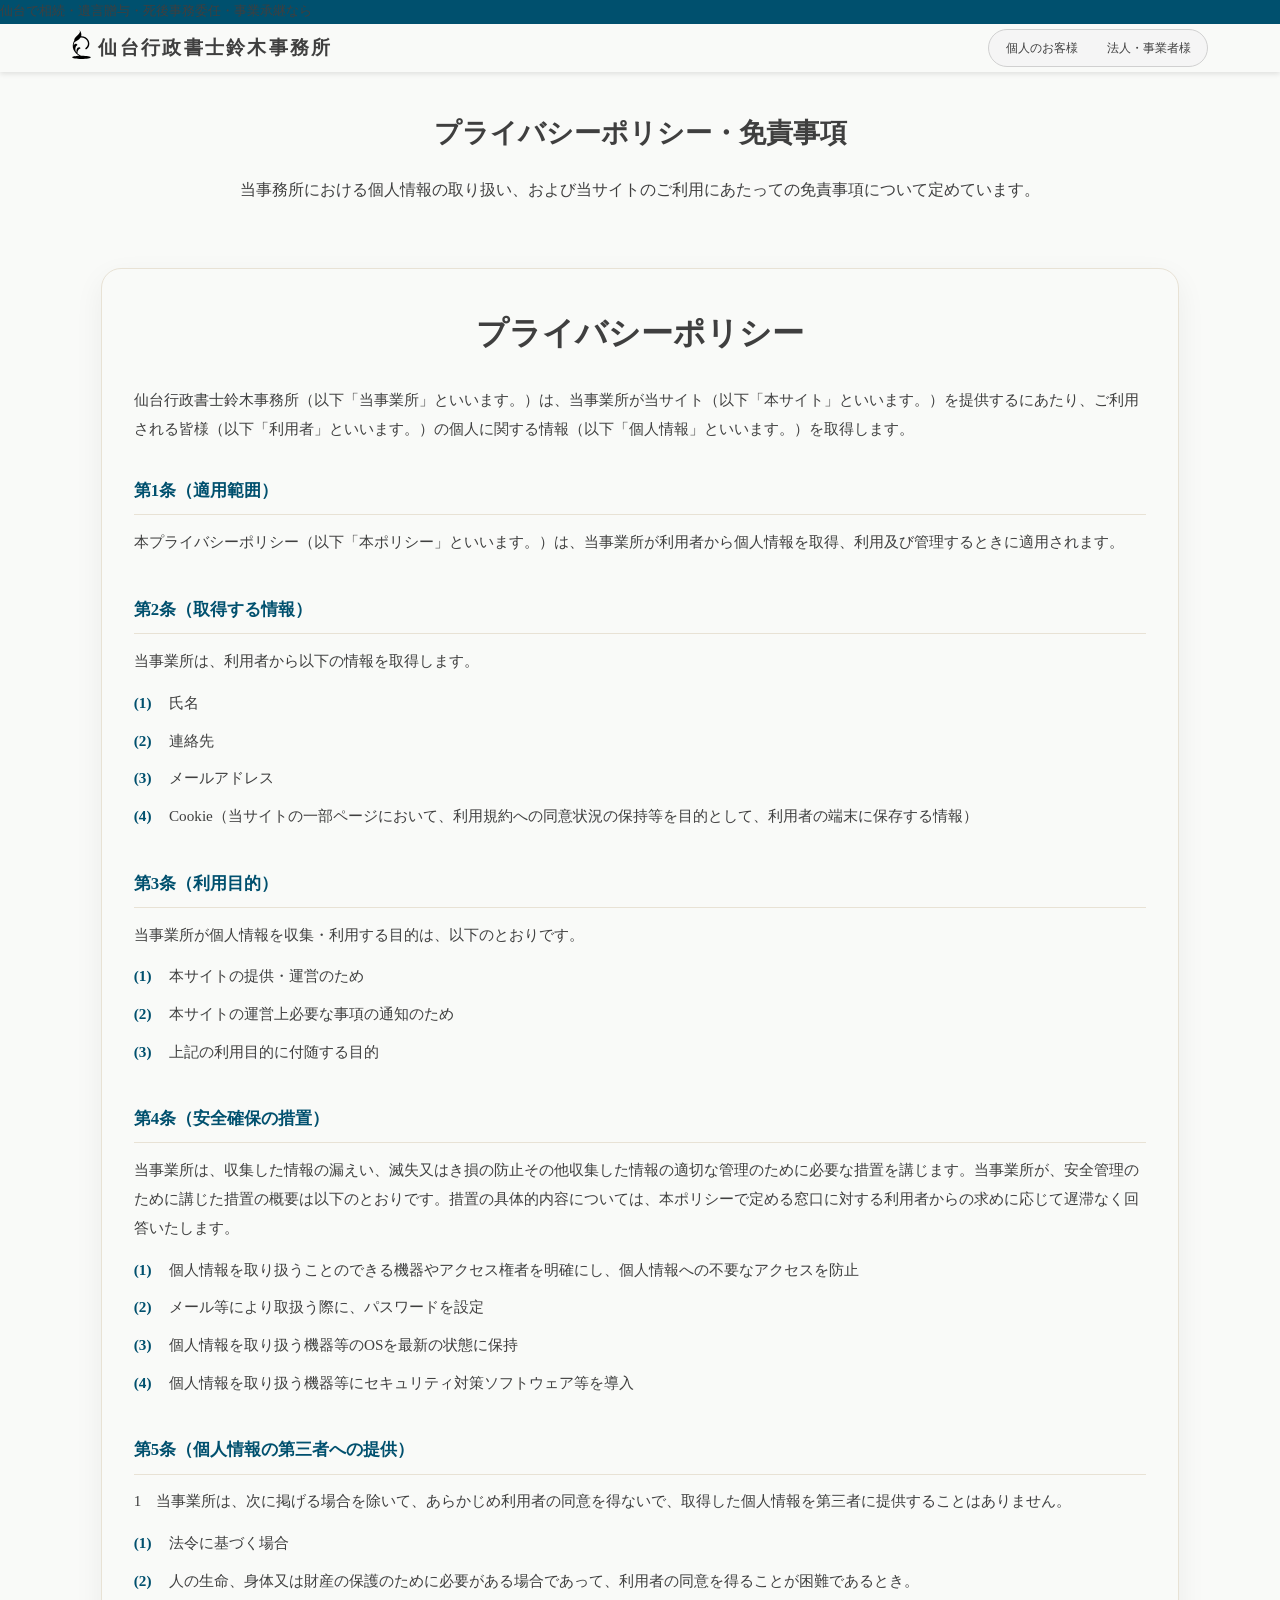
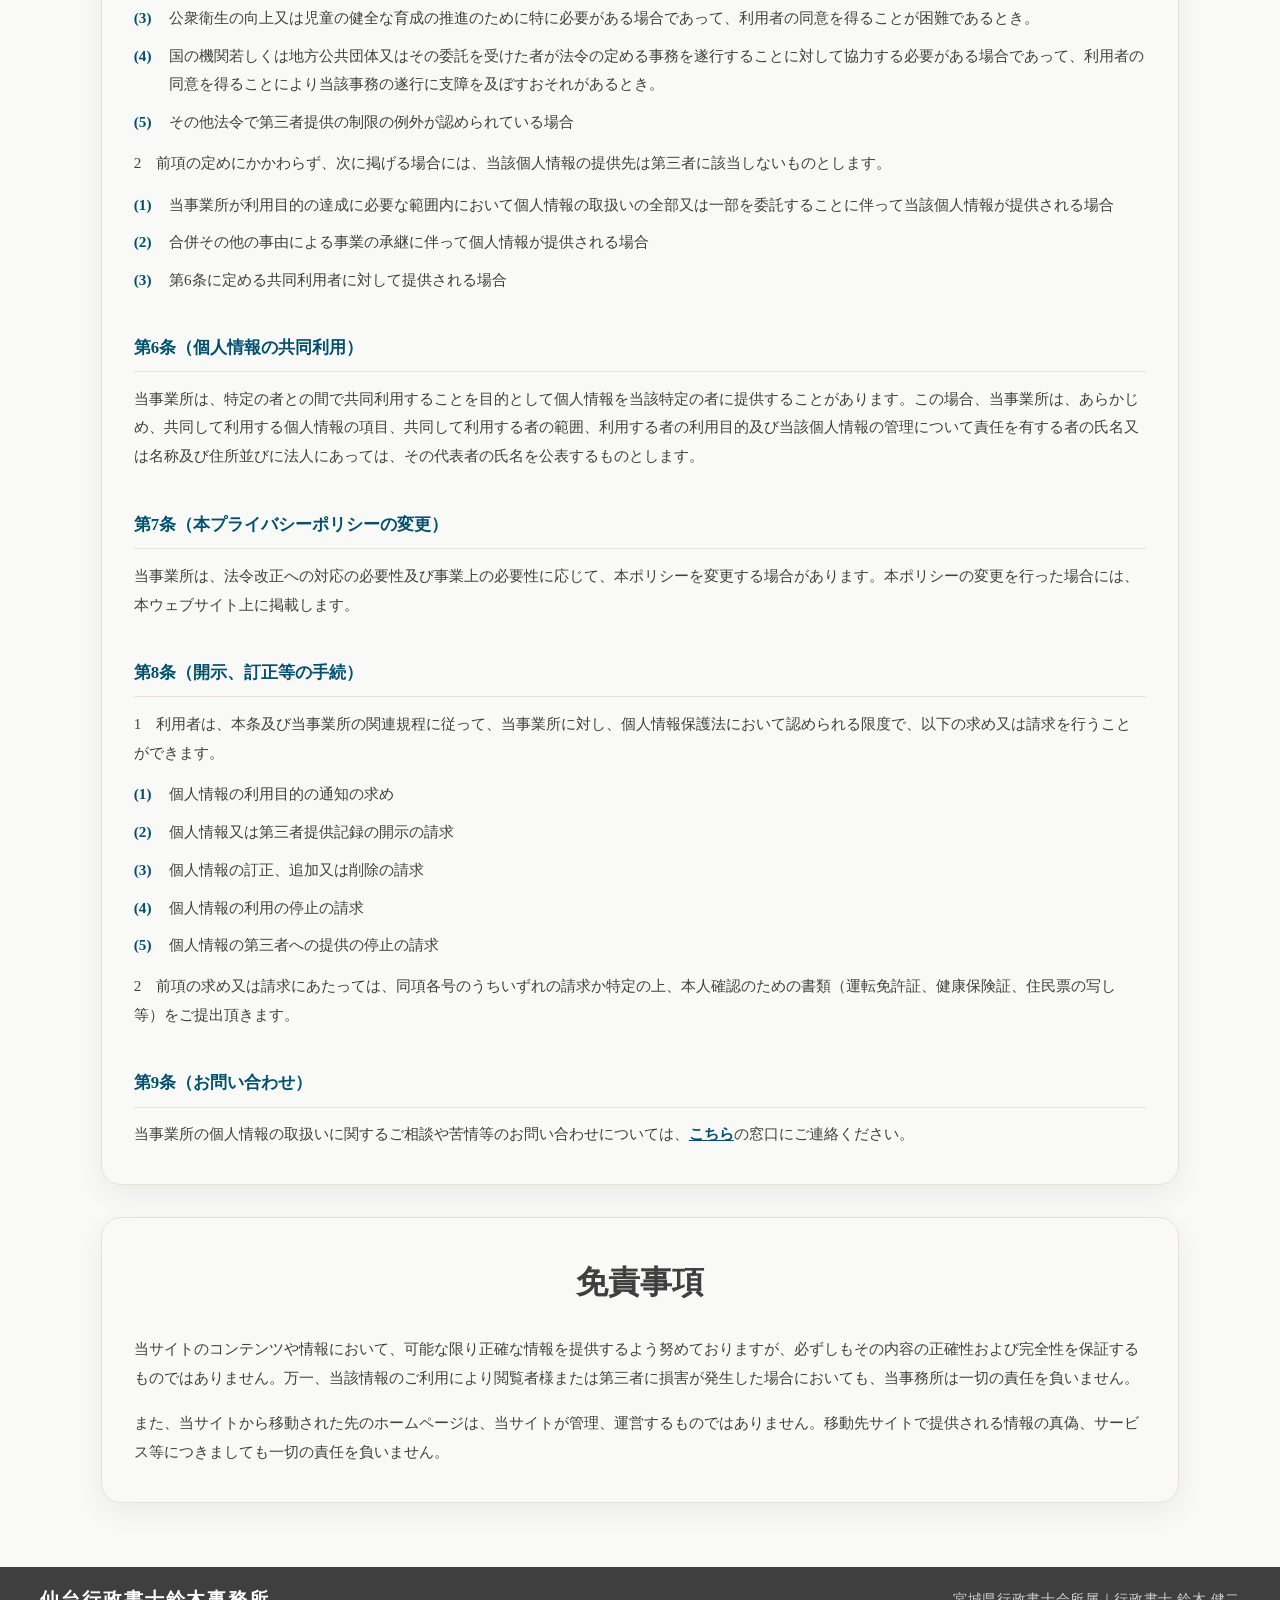
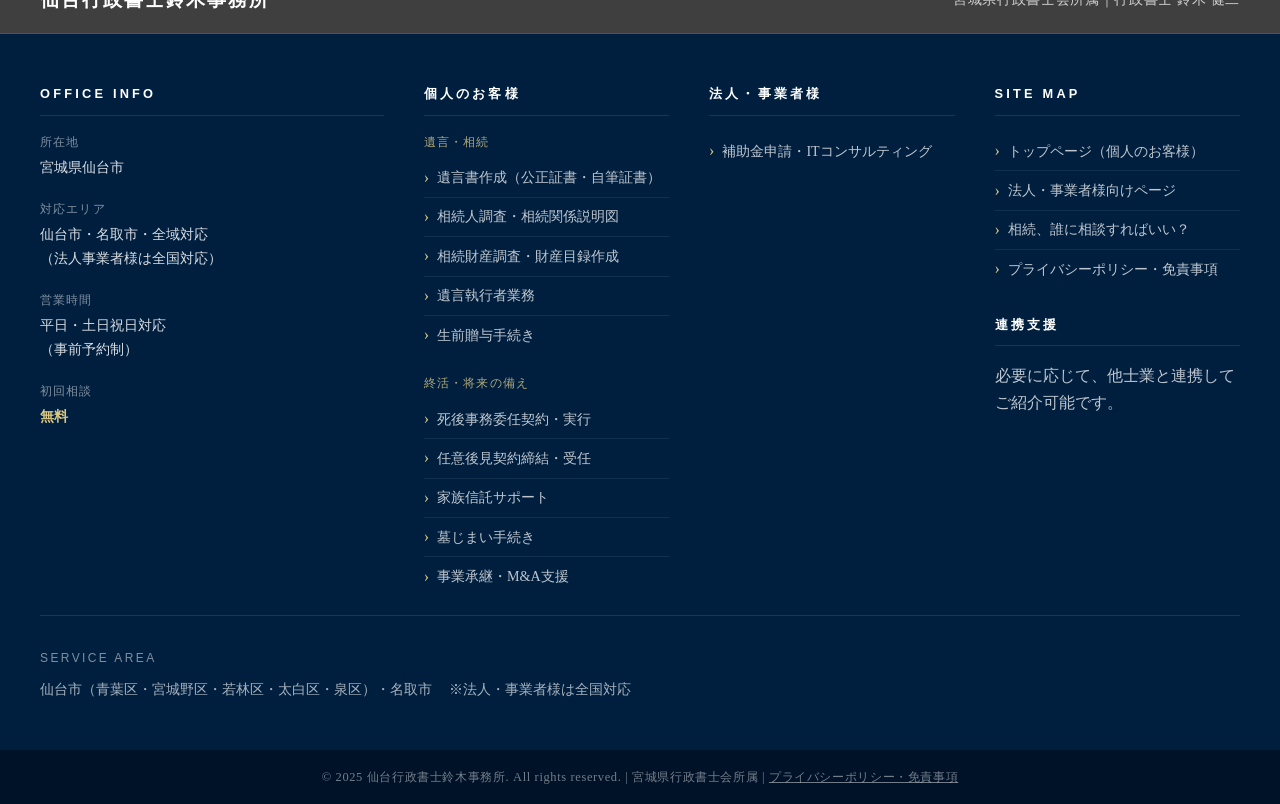
<file: privacy/index.html>
<!DOCTYPE html>
<html lang="ja">

<head>
    <!-- Google tag (gtag.js) -->
    <script async src="https://www.googletagmanager.com/gtag/js?id=G-1465Z3ZDWF"></script>
    <script>
        window.dataLayer = window.dataLayer || [];
        function gtag() { dataLayer.push(arguments); }
        gtag('js', new Date());

        gtag('config', 'G-1465Z3ZDWF');
    </script>
    <meta charset="UTF-8">
    <meta name="viewport" content="width=device-width, initial-scale=1.0">
    <meta name="google" content="notranslate">
    <meta name="referrer" content="no-referrer">
    <meta http-equiv="Content-Security-Policy"
        content="default-src 'self'; script-src 'self' 'unsafe-inline' 'unsafe-eval' https://*.google.com https://*.gstatic.com; script-src-elem 'self' 'unsafe-inline' 'unsafe-eval' https://*.google.com https://*.gstatic.com; style-src 'self' 'unsafe-inline' https://fonts.googleapis.com https://fonts.gstatic.com; img-src 'self' data: https: blob:; font-src 'self' https://fonts.gstatic.com data:; connect-src 'self'; frame-src 'self'; object-src 'none'; base-uri 'self'; form-action 'self'; upgrade-insecure-requests">
    <title>プライバシーポリシー・免責事項｜仙台行政書士鈴木事務所</title>
    <meta name="description"
        content="仙台行政書士鈴木事務所のプライバシーポリシー・免責事項のページです。個人情報の取得目的、利用目的、第三者提供、開示・訂正等の手続き、サイト利用にあたっての免責事項を掲載しています。">
    <meta property="og:title" content="プライバシーポリシー・免責事項｜仙台行政書士鈴木事務所">
    <meta property="og:description" content="仙台行政書士鈴木事務所のプライバシーポリシー・免責事項のページです。">
    <meta property="og:type" content="website">
    <meta property="og:url" content="https://gyouseidesign.com/privacy/">
    <meta property="og:site_name" content="仙台行政書士鈴木事務所">
    <link rel="canonical" href="https://gyouseidesign.com/privacy/">
    <link rel="icon" href="../favicon.ico">
    <link rel="preconnect" href="https://fonts.googleapis.com">
    <link rel="preconnect" href="https://fonts.gstatic.com" crossorigin>
    <link href="https://fonts.googleapis.com/css2?family=Material+Symbols+Rounded:opsz,wght,FILL,GRAD@24,500,0,0"
        rel="stylesheet">
    <script type="application/ld+json">
    {
      "@context": "https://schema.org",
      "@graph": [
        {
          "@type": "WebSite",
          "name": "仙台行政書士鈴木事務所",
          "url": "https://gyouseidesign.com/"
        },
        {
          "@type": "BreadcrumbList",
          "itemListElement": [
            {
              "@type": "ListItem",
              "position": 1,
              "name": "仙台行政書士鈴木事務所",
              "item": "https://gyouseidesign.com/"
            },
            {
              "@type": "ListItem",
              "position": 2,
              "name": "プライバシーポリシー・免責事項",
              "item": "https://gyouseidesign.com/privacy/"
            }
          ]
        }
      ]
    }
    </script>
    <link rel="stylesheet" href="../style.css">
</head>

<body class="privacy-page">

    <!-- Scroll Progress Bar -->
    <div class="scroll-progress"></div>

    <!-- Header -->
    <header class="header">
        <div id="header-banner"
            style="background-color: var(--main-color-dark);height: 1.5em;color: var(--text-color);">
            <p style="font-size: 0.8em;font-weight: lighter;margin:0;">仙台で相続・遺言贈与・死後事務委任・事業承継なら</p>
        </div>
        <div class="header-container">
            <div class="logo">
                <img src="../gyosyologo.svg" alt="仙台行政書士鈴木事務所" style="height: 1.8rem; width: auto;
    vertical-align: -0.25em;">
                <span style="display: inline-block; line-height: 2.5rem;">仙台行政書士鈴木事務所</span>
            </div>
            <nav class="nav">
                <div class="mode-switcher">
                    <a href="/" class="mode-btn mode-btn-toc">個人のお客様</a>
                    <a href="/business/" class="mode-btn mode-btn-tob">法人・事業者様</a>
                </div>
            </nav>
        </div>
    </header>

    <main>
        <!-- Hero -->
        <section class="legal-hero">
            <div class="container">
                <h1>プライバシーポリシー・免責事項</h1>
                <p class="section-subtitle">当事務所における個人情報の取り扱い、および当サイトのご利用にあたっての免責事項について定めています。</p>
            </div>
        </section>

        <!-- プライバシーポリシー -->
        <section class="legal-section section-transition">
            <div class="container">

                <div class="guide-section__card">
                    <h2 class="section-title" style="margin-bottom:1.5rem;">プライバシーポリシー</h2>

                    <p class="legal-lead">
                        仙台行政書士鈴木事務所（以下「当事業所」といいます。）は、当事業所が当サイト（以下「本サイト」といいます。）を提供するにあたり、ご利用される皆様（以下「利用者」といいます。）の個人に関する情報（以下「個人情報」といいます。）を取得します。
                    </p>

                    <div class="legal-article">
                        <h3 class="legal-article__title">第1条（適用範囲）</h3>
                        <p>本プライバシーポリシー（以下「本ポリシー」といいます。）は、当事業所が利用者から個人情報を取得、利用及び管理するときに適用されます。</p>
                    </div>

                    <div class="legal-article">
                        <h3 class="legal-article__title">第2条（取得する情報）</h3>
                        <p>当事業所は、利用者から以下の情報を取得します。</p>
                        <ol class="legal-list">
                            <li>氏名</li>
                            <li>連絡先</li>
                            <li>メールアドレス</li>
                            <li>Cookie（当サイトの一部ページにおいて、利用規約への同意状況の保持等を目的として、利用者の端末に保存する情報）</li>
                        </ol>
                    </div>

                    <div class="legal-article">
                        <h3 class="legal-article__title">第3条（利用目的）</h3>
                        <p>当事業所が個人情報を収集・利用する目的は、以下のとおりです。</p>
                        <ol class="legal-list">
                            <li>本サイトの提供・運営のため</li>
                            <li>本サイトの運営上必要な事項の通知のため</li>
                            <li>上記の利用目的に付随する目的</li>
                        </ol>
                    </div>

                    <div class="legal-article">
                        <h3 class="legal-article__title">第4条（安全確保の措置）</h3>
                        <p>
                            当事業所は、収集した情報の漏えい、滅失又はき損の防止その他収集した情報の適切な管理のために必要な措置を講じます。当事業所が、安全管理のために講じた措置の概要は以下のとおりです。措置の具体的内容については、本ポリシーで定める窓口に対する利用者からの求めに応じて遅滞なく回答いたします。
                        </p>
                        <ol class="legal-list">
                            <li>個人情報を取り扱うことのできる機器やアクセス権者を明確にし、個人情報への不要なアクセスを防止</li>
                            <li>メール等により取扱う際に、パスワードを設定</li>
                            <li>個人情報を取り扱う機器等のOSを最新の状態に保持</li>
                            <li>個人情報を取り扱う機器等にセキュリティ対策ソフトウェア等を導入</li>
                        </ol>
                    </div>

                    <div class="legal-article">
                        <h3 class="legal-article__title">第5条（個人情報の第三者への提供）</h3>
                        <p>1　当事業所は、次に掲げる場合を除いて、あらかじめ利用者の同意を得ないで、取得した個人情報を第三者に提供することはありません。</p>
                        <ol class="legal-list">
                            <li>法令に基づく場合</li>
                            <li>人の生命、身体又は財産の保護のために必要がある場合であって、利用者の同意を得ることが困難であるとき。</li>
                            <li>公衆衛生の向上又は児童の健全な育成の推進のために特に必要がある場合であって、利用者の同意を得ることが困難であるとき。</li>
                            <li>国の機関若しくは地方公共団体又はその委託を受けた者が法令の定める事務を遂行することに対して協力する必要がある場合であって、利用者の同意を得ることにより当該事務の遂行に支障を及ぼすおそれがあるとき。
                            </li>
                            <li>その他法令で第三者提供の制限の例外が認められている場合</li>
                        </ol>
                        <p>2　前項の定めにかかわらず、次に掲げる場合には、当該個人情報の提供先は第三者に該当しないものとします。</p>
                        <ol class="legal-list">
                            <li>当事業所が利用目的の達成に必要な範囲内において個人情報の取扱いの全部又は一部を委託することに伴って当該個人情報が提供される場合</li>
                            <li>合併その他の事由による事業の承継に伴って個人情報が提供される場合</li>
                            <li>第6条に定める共同利用者に対して提供される場合</li>
                        </ol>
                    </div>

                    <div class="legal-article">
                        <h3 class="legal-article__title">第6条（個人情報の共同利用）</h3>
                        <p>
                            当事業所は、特定の者との間で共同利用することを目的として個人情報を当該特定の者に提供することがあります。この場合、当事業所は、あらかじめ、共同して利用する個人情報の項目、共同して利用する者の範囲、利用する者の利用目的及び当該個人情報の管理について責任を有する者の氏名又は名称及び住所並びに法人にあっては、その代表者の氏名を公表するものとします。
                        </p>
                    </div>

                    <div class="legal-article">
                        <h3 class="legal-article__title">第7条（本プライバシーポリシーの変更）</h3>
                        <p>
                            当事業所は、法令改正への対応の必要性及び事業上の必要性に応じて、本ポリシーを変更する場合があります。本ポリシーの変更を行った場合には、本ウェブサイト上に掲載します。
                        </p>
                    </div>

                    <div class="legal-article">
                        <h3 class="legal-article__title">第8条（開示、訂正等の手続）</h3>
                        <p>1　利用者は、本条及び当事業所の関連規程に従って、当事業所に対し、個人情報保護法において認められる限度で、以下の求め又は請求を行うことができます。</p>
                        <ol class="legal-list">
                            <li>個人情報の利用目的の通知の求め</li>
                            <li>個人情報又は第三者提供記録の開示の請求</li>
                            <li>個人情報の訂正、追加又は削除の請求</li>
                            <li>個人情報の利用の停止の請求</li>
                            <li>個人情報の第三者への提供の停止の請求</li>
                        </ol>
                        <p>2　前項の求め又は請求にあたっては、同項各号のうちいずれの請求か特定の上、本人確認のための書類（運転免許証、健康保険証、住民票の写し等）をご提出頂きます。</p>
                    </div>

                    <div class="legal-article">
                        <h3 class="legal-article__title">第9条（お問い合わせ）</h3>
                        <p>
                            当事業所の個人情報の取扱いに関するご相談や苦情等のお問い合わせについては、<a href="#" data-action="email-link"
                                style="color:var(--main-color-dark);font-weight:bold;">こちら</a>の窓口にご連絡ください。
                        </p>
                    </div>
                </div>

                <!-- 免責事項 -->
                <div class="guide-section__card legal-disclaimer">
                    <h2 class="section-title" style="margin-bottom:1.5rem;">免責事項</h2>
                    <p class="legal-lead" style="margin-bottom:0;">
                        当サイトのコンテンツや情報において、可能な限り正確な情報を提供するよう努めておりますが、必ずしもその内容の正確性および完全性を保証するものではありません。万一、当該情報のご利用により閲覧者様または第三者に損害が発生した場合においても、当事務所は一切の責任を負いません。
                    </p>
                    <p class="legal-lead" style="margin-top:1rem;margin-bottom:0;">
                        また、当サイトから移動された先のホームページは、当サイトが管理、運営するものではありません。移動先サイトで提供される情報の真偽、サービス等につきましても一切の責任を負いません。
                    </p>
                </div>

            </div>
        </section>
    </main>

    <!-- Footer -->
    <footer class="footer">

        <div class="footer__top">
            <div class="footer__top-inner">
                <div class="footer__office-name">仙台行政書士鈴木事務所</div>
                <div class="footer__tagline">宮城県行政書士会所属｜行政書士 鈴木 健二</div>
            </div>
        </div>

        <!-- メインコンテンツ（4カラム） -->
        <div class="footer__main">
            <div class="footer__grid">

                <!-- カラム1：事務所情報 -->
                <div class="footer-col">
                    <div class="footer-col__title">Office Info</div>

                    <div class="footer-col__info-block">
                        <div class="footer-col__info-label">所在地</div>
                        <div class="footer-col__info-value">宮城県仙台市</div>
                    </div>

                    <div class="footer-col__info-block">
                        <div class="footer-col__info-label">対応エリア</div>
                        <div class="footer-col__info-value">仙台市・名取市・全域対応<br>（法人事業者様は全国対応）</div>
                    </div>

                    <div class="footer-col__info-block">
                        <div class="footer-col__info-label">営業時間</div>
                        <div class="footer-col__info-value">平日・土日祝日対応<br>（事前予約制）</div>
                    </div>

                    <div class="footer-col__info-block">
                        <div class="footer-col__info-label">初回相談</div>
                        <div class="footer-col__info-value" style="color:var(--main-color);font-weight:bold;">無料</div>
                    </div>
                </div>

                <!-- カラム2：個人向けサービス -->
                <div class="footer-col">
                    <div class="footer-col__title">個人のお客様</div>

                    <div class="footer-col__list--category">
                        <div class="footer-col__category-label">遺言・相続</div>
                        <ul class="footer-col__list">
                            <li><a href="/">遺言書作成（公正証書・自筆証書）</a></li>
                            <li><a href="/">相続人調査・相続関係説明図</a></li>
                            <li><a href="/">相続財産調査・財産目録作成</a></li>
                            <li><a href="/">遺言執行者業務</a></li>
                            <li><a href="/">生前贈与手続き</a></li>
                        </ul>
                    </div>

                    <div class="footer-col__list--category">
                        <div class="footer-col__category-label">終活・将来の備え</div>
                        <ul class="footer-col__list">
                            <li><a href="/">死後事務委任契約・実行</a></li>
                            <li><a href="/">任意後見契約締結・受任</a></li>
                            <li><a href="/">家族信託サポート</a></li>
                            <li><a href="/">墓じまい手続き</a></li>
                            <li><a href="/">事業承継・M&amp;A支援</a></li>
                        </ul>
                    </div>
                </div>

                <!-- カラム3：法人向けサービス -->
                <div class="footer-col">
                    <div class="footer-col__title">法人・事業者様</div>
                    <ul class="footer-col__list">
                        <li><a href="/business/">補助金申請・ITコンサルティング</a></li>
                    </ul>
                </div>

                <!-- カラム4：サイトマップ＋許認可業務 -->
                <div class="footer-col">
                    <div class="footer-col__title">Site Map</div>

                    <ul class="footer-col__list" style="margin-bottom:1.5rem;">
                        <li><a href="/">トップページ（個人のお客様）</a></li>
                        <li><a href="/business/">法人・事業者様向けページ</a></li>
                        <li><a href="/soudan/">相続、誰に相談すればいい？</a></li>
                        <li><a href="/privacy/">プライバシーポリシー・免責事項</a></li>
                    </ul>

                    <div class="footer-col__title" style="margin-top:1rem;">連携支援</div>
                    <p style="margin:0; line-height:1.7; color: rgba(255, 255, 255, 0.75);">必要に応じて、他士業と連携してご紹介可能です。</p>
                </div>

            </div><!-- /footer__grid -->

            <!-- 対応エリア帯 -->
            <div class="footer__area">
                <div class="footer__area-title">Service Area</div>
                <div class="footer__area-text">
                    仙台市（青葉区・宮城野区・若林区・太白区・泉区）・名取市
                    　※法人・事業者様は全国対応
                </div>
            </div>

        </div><!-- /footer__main -->

        <!-- コピーライト -->
        <div class="footer__bottom">
            <p>&copy; 2025 仙台行政書士鈴木事務所. All rights reserved. | 宮城県行政書士会所属 | <a href="/privacy/"
                    style="color:inherit;">プライバシーポリシー・免責事項</a></p>
        </div>

    </footer>

    <script src="../common.js"></script>
</body>

</html>
</file>
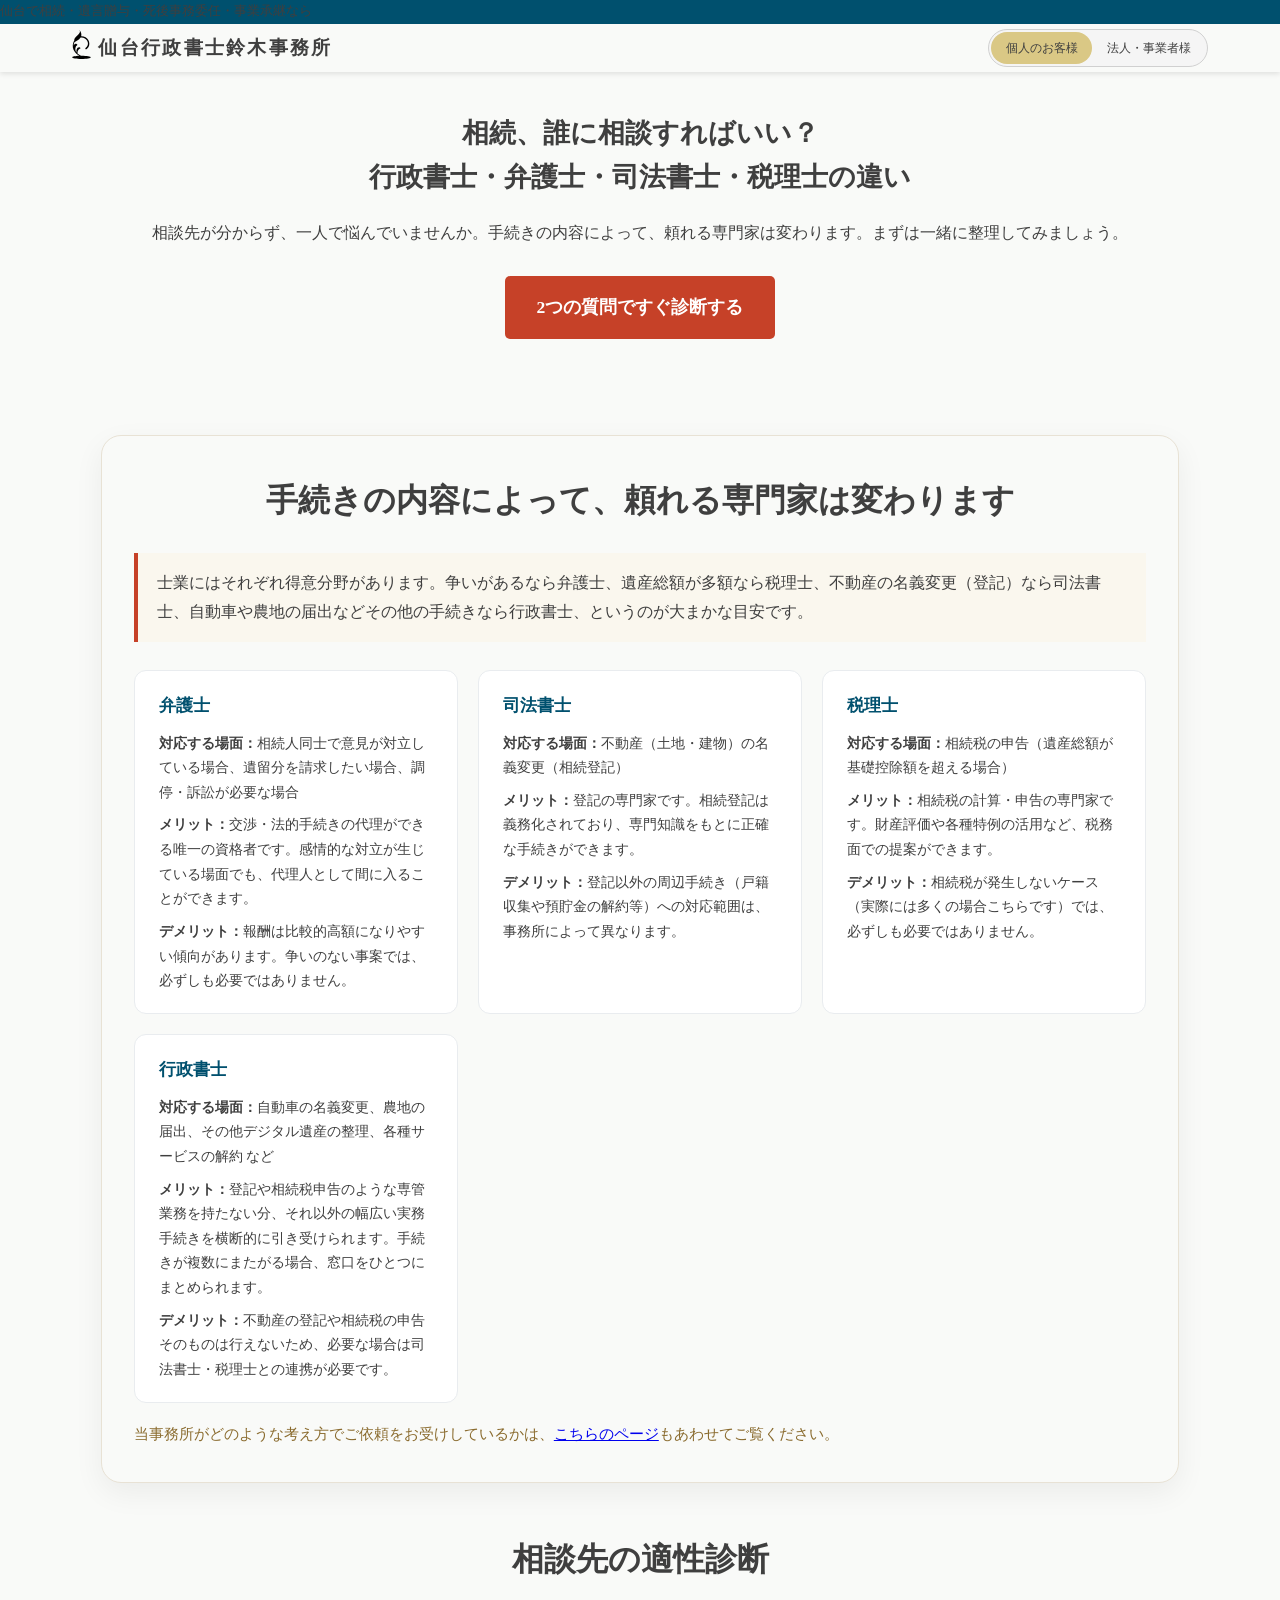
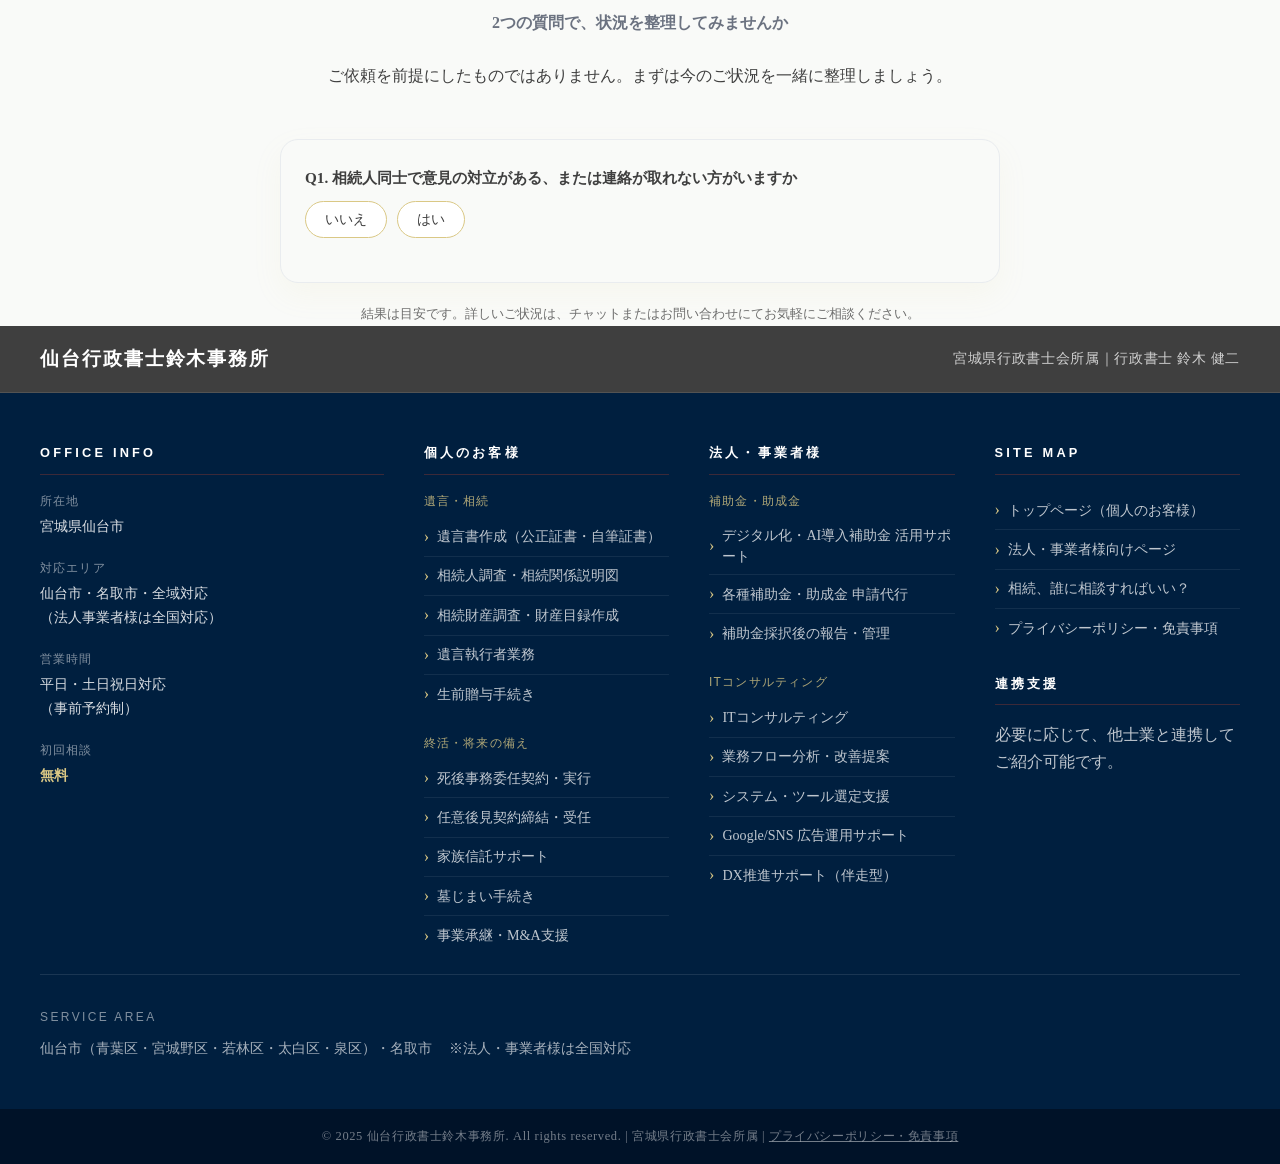
<file: soudan/index.html>
<!DOCTYPE html>
<html lang="ja">

<head>
    <!-- Google tag (gtag.js) -->
    <script async src="https://www.googletagmanager.com/gtag/js?id=G-1465Z3ZDWF"></script>
    <script>
        window.dataLayer = window.dataLayer || [];
        function gtag() { dataLayer.push(arguments); }
        gtag('js', new Date());

        gtag('config', 'G-1465Z3ZDWF');
    </script>
    <meta charset="UTF-8">
    <meta name="viewport" content="width=device-width, initial-scale=1.0">
    <meta name="google" content="notranslate">
    <meta http-equiv="Content-Security-Policy"
        content="default-src 'self'; script-src 'self' 'unsafe-inline' 'unsafe-eval' https://js.hs-scripts.com https://js-na2.hs-scripts.com https://*.hs-scripts.com https://*.hubspot.com https://*.hubspotusercontent-na1.net https://*.hubapi.com https://*.hs-analytics.net https://*.hs-banner.com https://*.usemessages.com https://*.hscollectedforms.net https://*.google.com https://*.gstatic.com; script-src-elem 'self' 'unsafe-inline' 'unsafe-eval' https://js.hs-scripts.com https://js-na2.hs-scripts.com https://*.hs-scripts.com https://*.hubspot.com https://*.hubspotusercontent-na1.net https://*.hubapi.com https://*.hs-analytics.net https://*.hs-banner.com https://*.usemessages.com https://*.hscollectedforms.net https://*.google.com https://*.gstatic.com; style-src 'self' 'unsafe-inline' https://fonts.googleapis.com https://fonts.gstatic.com https://*.hubspot.com https://*.hubspotusercontent-na1.net https://*.hs-banner.com https://*.usemessages.com; img-src 'self' data: https: blob: https://*.hubspot.com https://*.hubspotusercontent-na1.net https://*.hubapi.com https://*.hs-banner.com https://*.usemessages.com; font-src 'self' https://fonts.gstatic.com data:; connect-src 'self' https://js.hs-scripts.com https://js-na2.hs-scripts.com https://*.hs-scripts.com https://*.hubspot.com https://*.hubspotusercontent-na1.net https://*.hubapi.com https://*.hs-analytics.net https://*.hs-banner.com https://*.usemessages.com https://*.hscollectedforms.net https://maps.googleapis.com https://*.google.com https://*.gstatic.com wss:; frame-src 'self' https://www.google.com https://maps.google.com https://*.hubspot.com https://app.hubspot.com https://*.hubspotusercontent-na1.net https://*.hs-banner.com https://*.usemessages.com https://*.hscollectedforms.net; object-src 'none'; base-uri 'self'; form-action 'self'; upgrade-insecure-requests">
    <title>相続、誰に相談すればいい？行政書士・弁護士・司法書士・税理士の違い｜仙台行政書士鈴木事務所</title>
    <meta name="description"
        content="相続の相談先に迷ったら。争いがあれば弁護士、登記は司法書士、相続税は税理士、それ以外の幅広い手続きは行政書士へ。2つの質問で、ご自身の状況を整理できます。仙台市の仙台行政書士鈴木事務所。">
    <meta property="og:title" content="相続、誰に相談すればいい？行政書士・弁護士・司法書士・税理士の違い">
    <meta property="og:description"
        content="相続の相談先に迷ったら。争いがあれば弁護士、登記は司法書士、相続税は税理士、それ以外の幅広い手続きは行政書士へ。2つの質問で、ご自身の状況を整理できます。">
    <meta property="og:type" content="website">
    <meta property="og:url" content="https://gyouseidesign.com/soudan/">
    <meta property="og:site_name" content="仙台行政書士鈴木事務所">
    <meta name="application-name" content="仙台行政書士鈴木事務所">
    <link rel="canonical" href="https://gyouseidesign.com/soudan/">
    <link rel="icon" href="../favicon.ico">
    <link rel="preconnect" href="https://fonts.googleapis.com">
    <link rel="preconnect" href="https://fonts.gstatic.com" crossorigin>
    <link href="https://fonts.googleapis.com/css2?family=Material+Symbols+Rounded:opsz,wght,FILL,GRAD@24,500,0,0"
        rel="stylesheet">
    <script type="application/ld+json">
    {
      "@context": "https://schema.org",
      "@graph": [
        {
          "@type": "WebSite",
          "name": "仙台行政書士鈴木事務所",
          "url": "https://gyouseidesign.com/"
        },
        {
          "@type": "BreadcrumbList",
          "itemListElement": [
            {
              "@type": "ListItem",
              "position": 1,
              "name": "仙台行政書士鈴木事務所",
              "item": "https://gyouseidesign.com/"
            },
            {
              "@type": "ListItem",
              "position": 2,
              "name": "相続、誰に相談すればいい？",
              "item": "https://gyouseidesign.com/soudan/"
            }
          ]
        }
      ]
    }
    </script>
    <link rel="stylesheet" href="../style.css">
</head>

<body class="soudan-page">

    <!-- Scroll Progress Bar -->
    <div class="scroll-progress"></div>

    <!-- Header -->
    <header class="header">
        <div id="header-banner"
            style="background-color: var(--main-color-dark);height: 1.5em;color: var(--text-color);">
            <p style="font-size: 0.8em;font-weight: lighter;margin:0;">仙台で相続・遺言贈与・死後事務委任・事業承継なら</p>
        </div>
        <div class="header-container">
            <div class="logo">
                <img src="../gyosyologo.svg" alt="仙台行政書士鈴木事務所" style="height: 1.8rem; width: auto;
    vertical-align: -0.25em;">
                <span style="display: inline-block; line-height: 2.5rem;">仙台行政書士鈴木事務所</span>
            </div>
            <nav class="nav">
                <div class="mode-switcher">
                    <a href="/" class="mode-btn mode-btn-toc active" id="btn-toc">個人のお客様</a>
                    <a href="/business/" class="mode-btn mode-btn-tob" id="btn-tob">法人・事業者様</a>
                </div>
            </nav>
        </div>
    </header>

    <main>
        <!-- Hero -->
        <section class="soudan-hero">
            <div class="container">
                <h1>相続、誰に相談すればいい？<br>行政書士・弁護士・司法書士・税理士の違い</h1>
                <p class="section-subtitle">相談先が分からず、一人で悩んでいませんか。手続きの内容によって、頼れる専門家は変わります。まずは一緒に整理してみましょう。</p>
                <a href="#affinity-diagnostic" class="cta-button">2つの質問ですぐ診断する</a>
            </div>
        </section>

        <!-- 役割分担の説明 -->
        <section class="soudan-roles section-transition">
            <div class="container">
                <div class="guide-section__card">
                    <h2 class="section-title">手続きの内容によって、頼れる専門家は変わります</h2>
                    <blockquote class="guide-section__intro">
                        士業にはそれぞれ得意分野があります。争いがあるなら弁護士、遺産総額が多額なら税理士、不動産の名義変更（登記）なら司法書士、自動車や農地の届出などその他の手続きなら行政書士、というのが大まかな目安です。
                    </blockquote>
                    <div class="soudan-role-cards">
                        <div class="soudan-role-card">
                            <h3 class="soudan-role-card__title">弁護士</h3>
                            <p class="soudan-role-card__scope">
                                <strong>対応する場面：</strong>相続人同士で意見が対立している場合、遺留分を請求したい場合、調停・訴訟が必要な場合
                            </p>
                            <p class="soudan-role-card__merit">
                                <strong>メリット：</strong>交渉・法的手続きの代理ができる唯一の資格者です。感情的な対立が生じている場面でも、代理人として間に入ることができます。
                            </p>
                            <p class="soudan-role-card__demerit">
                                <strong>デメリット：</strong>報酬は比較的高額になりやすい傾向があります。争いのない事案では、必ずしも必要ではありません。
                            </p>
                        </div>
                        <div class="soudan-role-card">
                            <h3 class="soudan-role-card__title">司法書士</h3>
                            <p class="soudan-role-card__scope"><strong>対応する場面：</strong>不動産（土地・建物）の名義変更（相続登記）</p>
                            <p class="soudan-role-card__merit">
                                <strong>メリット：</strong>登記の専門家です。相続登記は義務化されており、専門知識をもとに正確な手続きができます。
                            </p>
                            <p class="soudan-role-card__demerit">
                                <strong>デメリット：</strong>登記以外の周辺手続き（戸籍収集や預貯金の解約等）への対応範囲は、事務所によって異なります。
                            </p>
                        </div>
                        <div class="soudan-role-card">
                            <h3 class="soudan-role-card__title">税理士</h3>
                            <p class="soudan-role-card__scope"><strong>対応する場面：</strong>相続税の申告（遺産総額が基礎控除額を超える場合）</p>
                            <p class="soudan-role-card__merit">
                                <strong>メリット：</strong>相続税の計算・申告の専門家です。財産評価や各種特例の活用など、税務面での提案ができます。
                            </p>
                            <p class="soudan-role-card__demerit">
                                <strong>デメリット：</strong>相続税が発生しないケース（実際には多くの場合こちらです）では、必ずしも必要ではありません。
                            </p>
                        </div>
                        <div class="soudan-role-card">
                            <h3 class="soudan-role-card__title">行政書士</h3>
                            <p class="soudan-role-card__scope">
                                <strong>対応する場面：</strong>自動車の名義変更、農地の届出、その他デジタル遺産の整理、各種サービスの解約 など
                            </p>
                            <p class="soudan-role-card__merit">
                                <strong>メリット：</strong>登記や相続税申告のような専管業務を持たない分、それ以外の幅広い実務手続きを横断的に引き受けられます。手続きが複数にまたがる場合、窓口をひとつにまとめられます。
                            </p>
                            <p class="soudan-role-card__demerit">
                                <strong>デメリット：</strong>不動産の登記や相続税の申告そのものは行えないため、必要な場合は司法書士・税理士との連携が必要です。
                            </p>
                        </div>
                    </div>
                    <p class="guide-section__note">当事務所がどのような考え方でご依頼をお受けしているかは、<a
                            href="/#positioning">こちらのページ</a>もあわせてご覧ください。</p>
                </div>
            </div>
        </section>

        <!-- 適性診断 -->
        <section id="affinity-diagnostic" class="affinity-diagnostic section-transition">
            <div class="container">
                <h2 class="section-title">相談先の適性診断<br /><span
                        style="font-size:16px; color:#6b7280;">2つの質問で、状況を整理してみませんか</span></h2>
                <p class="section-subtitle">ご依頼を前提にしたものではありません。まずは今のご状況を一緒に整理しましょう。</p>

                <div class="affinity-diagnostic__box">
                    <div class="affinity-diagnostic__q">
                        <span class="affinity-diagnostic__q-label">Q1. 相続人同士で意見の対立がある、または連絡が取れない方がいますか</span>
                        <div class="affinity-diagnostic__options">
                            <button type="button" class="affinity-diagnostic__option" data-affinity-q1="no">いいえ</button>
                            <button type="button" class="affinity-diagnostic__option" data-affinity-q1="yes">はい</button>
                        </div>
                    </div>

                    <div class="affinity-diagnostic__q is-hidden" id="affinity-q2">
                        <span class="affinity-diagnostic__q-label">Q2. 今回、必要になりそうな手続きはどれに当てはまりますか（複数選択）</span>
                        <div class="affinity-diagnostic__checks">
                            <label><input type="checkbox" value="realestate"> 不動産の名義変更</label>
                            <label><input type="checkbox" value="bank"> 預貯金の解約</label>
                            <label><input type="checkbox" value="car"> 自動車の名義変更</label>
                            <label><input type="checkbox" value="farmland"> 農地の届出</label>
                            <label><input type="checkbox" value="digital"> デジタル資産の整理</label>
                            <label><input type="checkbox" value="subscriptions"> 各種サービスの解約</label>
                            <label><input type="checkbox" value="tax"> 相続税の申告</label>
                        </div>
                        <button type="button" class="affinity-diagnostic__submit cta-button"
                            id="affinity-submit">結果を見る</button>
                    </div>

                    <div id="affinity-result" class="affinity-diagnostic__result"></div>
                </div>

                <p class="affinity-diagnostic__note">結果は目安です。詳しいご状況は、チャットまたはお問い合わせにてお気軽にご相談ください。</p>
            </div>
        </section>
    </main>

    <!-- Footer -->
    <footer class="footer">

        <!-- 事務所名バー -->
        <div class="footer__top">
            <div class="footer__top-inner">
                <div class="footer__office-name">仙台行政書士鈴木事務所</div>
                <div class="footer__tagline">宮城県行政書士会所属｜行政書士 鈴木 健二</div>
            </div>
        </div>

        <!-- メインコンテンツ（4カラム） -->
        <div class="footer__main">
            <div class="footer__grid">

                <!-- カラム1：事務所情報 -->
                <div class="footer-col">
                    <div class="footer-col__title">Office Info</div>

                    <div class="footer-col__info-block">
                        <div class="footer-col__info-label">所在地</div>
                        <div class="footer-col__info-value">宮城県仙台市</div>
                    </div>

                    <div class="footer-col__info-block">
                        <div class="footer-col__info-label">対応エリア</div>
                        <div class="footer-col__info-value">仙台市・名取市・全域対応<br>（法人事業者様は全国対応）</div>
                    </div>

                    <div class="footer-col__info-block">
                        <div class="footer-col__info-label">営業時間</div>
                        <div class="footer-col__info-value">平日・土日祝日対応<br>（事前予約制）</div>
                    </div>

                    <div class="footer-col__info-block">
                        <div class="footer-col__info-label">初回相談</div>
                        <div class="footer-col__info-value" style="color:var(--main-color);font-weight:bold;">無料</div>
                    </div>
                </div>

                <!-- カラム2：個人向けサービス -->
                <div class="footer-col">
                    <div class="footer-col__title">個人のお客様</div>

                    <div class="footer-col__list--category">
                        <div class="footer-col__category-label">遺言・相続</div>
                        <ul class="footer-col__list">
                            <li><a href="/">遺言書作成（公正証書・自筆証書）</a></li>
                            <li><a href="/">相続人調査・相続関係説明図</a></li>
                            <li><a href="/">相続財産調査・財産目録作成</a></li>
                            <li><a href="/">遺言執行者業務</a></li>
                            <li><a href="/">生前贈与手続き</a></li>
                        </ul>
                    </div>

                    <div class="footer-col__list--category">
                        <div class="footer-col__category-label">終活・将来の備え</div>
                        <ul class="footer-col__list">
                            <li><a href="/">死後事務委任契約・実行</a></li>
                            <li><a href="/">任意後見契約締結・受任</a></li>
                            <li><a href="/">家族信託サポート</a></li>
                            <li><a href="/">墓じまい手続き</a></li>
                            <li><a href="/">事業承継・M&amp;A支援</a></li>
                        </ul>
                    </div>
                </div>

                <!-- カラム3：法人向けサービス -->
                <div class="footer-col">
                    <div class="footer-col__title">法人・事業者様</div>

                    <div class="footer-col__list--category">
                        <div class="footer-col__category-label">補助金・助成金</div>
                        <ul class="footer-col__list">
                            <li><a href="/business/">デジタル化・AI導入補助金 活用サポート</a></li>
                            <li><a href="/business/">各種補助金・助成金 申請代行</a></li>
                            <li><a href="/business/">補助金採択後の報告・管理</a></li>
                        </ul>
                    </div>

                    <div class="footer-col__list--category">
                        <div class="footer-col__category-label">ITコンサルティング</div>
                        <ul class="footer-col__list">
                            <li><a href="/business/">ITコンサルティング</a></li>
                            <li><a href="/business/">業務フロー分析・改善提案</a></li>
                            <li><a href="/business/">システム・ツール選定支援</a></li>
                            <li><a href="/business/">Google/SNS 広告運用サポート</a></li>
                            <li><a href="/business/">DX推進サポート（伴走型）</a></li>
                        </ul>
                    </div>
                </div>

                <!-- カラム4：サイトマップ＋許認可業務 -->
                <div class="footer-col">
                    <div class="footer-col__title">Site Map</div>

                    <ul class="footer-col__list" style="margin-bottom:1.5rem;">
                        <li><a href="/">トップページ（個人のお客様）</a></li>
                        <li><a href="/business/">法人・事業者様向けページ</a></li>
                        <li><a href="/soudan/">相続、誰に相談すればいい？</a></li>
                        <li><a href="/privacy/">プライバシーポリシー・免責事項</a></li>
                    </ul>

                    <div class="footer-col__title" style="margin-top:1rem;">連携支援</div>
                    <p style="margin:0; line-height:1.7; color: rgba(255, 255, 255, 0.75);">必要に応じて、他士業と連携してご紹介可能です。</p>
                </div>

            </div><!-- /footer__grid -->

            <!-- 対応エリア帯 -->
            <div class="footer__area">
                <div class="footer__area-title">Service Area</div>
                <div class="footer__area-text">
                    仙台市（青葉区・宮城野区・若林区・太白区・泉区）・名取市
                    　※法人・事業者様は全国対応
                </div>
            </div>

        </div><!-- /footer__main -->

        <!-- コピーライト -->
        <div class="footer__bottom">
            <p>&copy; 2025 仙台行政書士鈴木事務所. All rights reserved. | 宮城県行政書士会所属 | <a href="/privacy/"
                    style="color:inherit;">プライバシーポリシー・免責事項</a></p>
        </div>

    </footer>

    <script src="../common.js"></script>
</body>

</html>
</file>
<file: style.css>
* {
    margin: 0;
    padding: 0;
    box-sizing: border-box;
}

:root {
    --base-color: #f9faf8;
    --main-color: rgb(218, 200, 133);
    --main-color-dark: #00506e;
    --accent-color: #C64128;
    --text-color: #3f3f3f;
    --base-color-rgb: 249, 250, 248;
    --main-color-rgb: 218, 200, 133;
    --main-color-dark-rgb: 0, 80, 110;
    --accent-color-rgb: 198, 65, 40;
    --text-color-rgb: 63, 63, 63;
    /* legacy alias kept so any remaining var(--sub-color) references still resolve */
    --sub-color: var(--main-color);
}

body {
    font-family: "Times New Roman", "Yu Mincho", "Hiragino Mincho ProN", "MS Mincho", serif;
    line-height: 1.8;
    color: var(--text-color);
    background-color: var(--base-color);
    overflow-x: hidden;
}

/* Header */
.header {
    background: rgba(var(--base-color-rgb), 0.95);
    color: var(--text-color);
    box-shadow: 0 2px 5px rgba(0, 0, 0, 0.1);
    position: fixed;
    top: 0;
    left: 0;
    right: 0;
    z-index: 1000;
    /* border-bottom: 3px solid var(--main-color); */
    transform: translateY(-100%);
    opacity: 0;
    pointer-events: none;
    transition: transform 0.35s ease, opacity 0.35s ease, box-shadow 0.35s ease;
    backdrop-filter: blur(8px);
}

.header.is-visible {
    transform: translateY(0);
    opacity: 1;
    pointer-events: auto;
}

.header-container {
    max-width: 1200px;
    margin: 0 auto;
    padding: 0.25em 2rem;
    display: flex;
    justify-content: space-between;
    align-items: center;
}

.logo {
    font-size: 1.2rem;
    font-weight: bold;
    color: var(--text-color);
    letter-spacing: 0.12em;
}

.nav {
    display: flex;
    gap: 1.5rem;
    align-items: center;
}

.nav>a {
    color: var(--text-color);
    text-decoration: none;
    font-weight: 500;
    transition: all 0.3s ease;
    padding: 0.5rem 1rem;
    border-radius: 5px;
}

.nav>a:hover {
    background: var(--base-color);
    color: var(--main-color);
}

/* Mode Switcher */
.mode-switcher {
    display: flex;
    gap: 0;
    align-items: center;
    border: 1px solid #d0d0d0;
    border-radius: 20px;
    padding: 2px;
    background: #f5f5f5;
}

.mode-btn {
    padding: 0.3rem 0.9rem;
    border-radius: 18px;
    font-size: 0.78rem;
    text-decoration: none;
    color: var(--text-color);
    transition: all 0.3s ease;
    font-weight: 500;
    white-space: nowrap;
    font-family: "Yu Gothic", "Hiragino Kaku Gothic ProN", "Meiryo", sans-serif;
}

.mode-btn:hover {
    color: var(--main-color);
}

.mode-btn.active {
    background: var(--main-color);
    color: var(--text-color) !important;
}

/* Hero Section */
.hero {
    background: white;
    color: var(--text-color);
    text-align: center;
    border-bottom: 1px solid #e9ecef;
    position: relative;
    overflow: hidden;
    min-height: 80vh;
    height: 90vh;
    padding: 0;
}

.mode-toc--hero {
    position: relative;
    padding-top: 100vh;
}

.mode-toc section,
#message,
.guide-section,
#features,
#profile,
#services,
#process,
#contact,
.footer {
    position: relative;
    z-index: 2;
}

.mode-toc .hero {
    position: fixed;
    top: 0;
    left: 0;
    right: 0;
    width: 100%;
    height: 100vh;
    min-height: 100vh;
    z-index: 1;
}

.hero::before {
    content: '';
    position: absolute;
    top: -50%;
    left: -25%;
    width: 150%;
    height: 200%;
    background: #b4a273;
    opacity: 0.14;
    border-radius: 50% / 80% 20% 80% 20%;
    transform: rotate(-15deg);
    z-index: 0;
}

.hero-content {
    position: relative;
    z-index: 1;
    width: 100%;
    max-width: none;
    margin: 0;
    animation: fadeInUp 1s ease-out;
    height: 100vh;
    min-height: 100vh;
}

.hero-image {
    width: 100%;
    max-width: none;
    height: 100%;
    background: #e9ecef;
    border-radius: 0;
    margin: 0;
    transition: all 0.3s ease;
    position: absolute;
    inset: 0;
    background-size: cover;
    background-position: center;
}

.hero-caption {
    position: absolute;
    right: 2em;
    -ms-writing-mode: tb-rl;
    writing-mode: vertical-rl;
    top: 4em;
    bottom: 2em;
    /* max-width: min(42vw, 520px); */
    overflow: hidden;
    padding-bottom: 1rem;
}

.hero-topic {
    color: var(--text-color);
    background-color: #fff;
    letter-spacing: 0.25em;
    text-align: start;
    padding-top: 2em;
    height: 12em;
}

.hero-message {
    letter-spacing: 0.25em;
    max-height: calc(100% - 8em);
    overflow: hidden;
    padding-bottom: 0.5rem;
}

.hero-message span {
    color: var(--text-color);
    background-color: #fff;
    text-align: start;
    margin-right: 1em;
    display: block;
    padding-top: 1em;
}

.hero-image:hover {
    transform: translateY(-5px);
}

.hero h1 {
    font-size: 2.5rem;
    margin-bottom: 1rem;
    color: var(--main-color);
    font-weight: bold;
}

.hero p {
    font-size: 1.1rem;
    margin-bottom: 2rem;
    color: var(--text-color);
}
.business-title{
    font-size: 0.8em;
    font-weight: lighter;
}
.cta-button {
    background: var(--accent-color);
    color: white !important;
    padding: 1rem 2rem;
    border: none;
    border-radius: 5px;
    font-size: 1.1rem;
    font-weight: bold;
    cursor: pointer;
    transition: all 0.3s ease;
    text-decoration: none;
    display: inline-block;
    font-family: inherit;
}

.cta-button:hover {
    background: rgba(var(--accent-color-rgb), 0.8);
    transform: translateY(-2px);
}

/* Concerns Section */
.concerns {
    padding: 4rem 2rem;
    background-color: var(--base-color);
    position: relative;
    overflow: hidden;
}

#concerns-toc {
    margin-top: -3rem;
    padding-top: 7rem;
    border-top-left-radius: 40rem 8rem;
    border-top-right-radius: 40rem 8rem;
    box-shadow: 0 -18px 40px rgba(var(--main-color-rgb), 0.08);
    overflow: visible;
}

/* #concerns-toc::before {
    content: '';
    position: absolute;
    top: -3rem;
    left: 0;
    right: 0;
    height: 4rem;
    background: var(--base-color);
    border-bottom-left-radius: 50% 100%;
    border-bottom-right-radius: 50% 100%;
    z-index: 0;
} */


#concerns-toc .concerns-list {
    display: flex;
    flex-wrap: nowrap;
    gap: 1rem;
    justify-content: space-between;
    margin-top: 0;
    min-height: auto;
    padding: 1rem 0 0;
    overflow-x: auto;
    scrollbar-width: none;
}

#concerns-toc .concerns-list::-webkit-scrollbar {
    display: none;
}

#concerns-toc .concern-item {
    /* flex: 1 1 0; */
    /* min-width: 120px; */
    min-height: 260px;
    /* display: flex;
    align-items: center;
    justify-content: center;
    padding: 1.5rem 1rem;
    text-align: center;
    transition: none; */
}

#concerns-toc .concern-item:hover {
    transform: none;
}

#concerns-toc .concern-item p {
    font-size: 0.9em;
    line-height: 1.9;
    writing-mode: vertical-rl;
    text-orientation: mixed;
    letter-spacing: 0.18em;
    margin: 0;
    white-space: normal;
    max-height: 100%;
    overflow: visible;
}

@media (max-width: 900px) {
    #concerns-toc .concerns-list {
        flex-wrap: wrap;
    }

    /* #concerns-toc .concern-item {
        min-width: calc(50% - 0.5rem);
    } */
}

@media (max-width: 640px) {
    #concerns-toc .concerns-list {
        flex-wrap: wrap;
    }

    #concerns-toc .concern-item {
        /* min-width: 100%;
        min-height: 220px; */
        font-size: 0.9em;
    }

    /* #concerns-toc .concern-item p {
        font-size: 18px;
    } */
}

/* .concerns::before {　円の背景
    content: '';
    position: absolute;
    bottom: -30%;
    right: -15%;
    width: 100%;
    height: 120%;
    background: #e8e3d3;
    opacity: 0.3;
    border-radius: 60% 40% 60% 40%;
    transform: rotate(10deg);
    z-index: 0;
} */

.concerns .container {
    position: relative;
    z-index: 1;
}

.container {
    max-width: 1200px;
    margin: 0 auto;
    padding: 0 5%;
}

.section-title {
    text-align: center;
    font-size: 2rem;
    margin-bottom: 1rem;
    color: var(--text-color);
    font-weight: bold;
}

.section-subtitle {
    text-align: center;
    color: var(--text-color);
    margin-bottom: 3rem;
    font-size: 1rem;
}

.guide-section {
    padding: 4rem 2rem 3rem;
    background-color: rgb(255, 255, 255, 0.8);
}

.guide-section__card {
    background: var(--base-color);
    border: 1px solid #e8e2d5;
    border-radius: 20px;
    padding: 2.2rem 2rem;
    box-shadow: 0 10px 30px rgba(0, 0, 0, 0.06);
}

.guide-section__eyebrow {
    text-align: center;
    color: var(--accent-color);
    font-weight: 700;
    letter-spacing: 0.2em;
    font-size: 0.8rem;
    margin-bottom: 0.7rem;
    text-transform: uppercase;
}

.guide-section__intro {
    margin: 1.5rem auto 1.2rem;
    padding: 1rem 1.2rem;
    border-left: 4px solid var(--accent-color);
    background: #faf7ee;
    color: var(--text-color);
    line-height: 1.8;
    font-size: 0.98rem;
}

.guide-section__list {
    margin: 1.5rem 0 0 1.1rem;
    padding-left: 1rem;
    color: var(--text-color);
}

.guide-section__list li {
    margin-bottom: 0.7rem;
    line-height: 1.75;
}

.guide-section__actions {
    margin-top: 2rem;
    text-align: center;
    display: flex;
    flex-wrap: wrap;
    justify-content: center;
    gap: 0.75rem;
}

.guide-section__note {
    margin-top: 1.2rem;
    color: #8a6b2e;
    font-size: 0.92rem;
    line-height: 1.7;
}

.concerns-diagnostic-link {
    text-align: center;
    margin-top: 1.5rem;
    font-size: 0.9rem;
}

.concerns-diagnostic-link a {
    color: var(--main-color-dark);
    text-decoration: underline;
    text-underline-offset: 3px;
}

.concerns-diagnostic-link a:hover {
    color: var(--main-color);
}

.concerns-list {
    display: grid;
    grid-template-columns: repeat(auto-fit, minmax(300px, 1fr));
    gap: 1.5rem;
    margin-top: 2rem;
}

/* .concern-item {
    background: var(--base-color);
    padding: 1.5rem;
    border-left: 4px solid var(--accent-color);
    box-shadow: 0 2px 10px rgba(0, 0, 0, 0.1);
    font-size: 0.95rem;
    position: relative;
    overflow: hidden;
}

.concern-item:hover {
    transform: translateX(10px);
} */

/* Features Section */
.features {
    padding: 4rem 2rem;
    background-color: var(--base-color);
}

.features-grid {
    display: grid;
    grid-template-columns: repeat(auto-fit, minmax(280px, 1fr));
    gap: 2rem;
    margin-top: 3rem;
}

.feature-card {
    background: var(--base-color);
    padding: 2rem;
    border-radius: 8px;
    border: 1px solid #e9ecef;
    transition: all 0.4s cubic-bezier(0.4, 0, 0.2, 1);
    position: relative;
    overflow: hidden;
}

.feature-card::before {
    content: '';
    position: absolute;
    top: -50%;
    left: -50%;
    width: 200%;
    height: 200%;
    background: linear-gradient(45deg, transparent, rgba(44, 90, 160, 0.1), transparent);
    transform: rotate(-45deg);
    transition: all 0.6s ease;
    opacity: 0;
}

.feature-card:hover::before {
    opacity: 1;
    transform: rotate(-45deg) translate(50%, 50%);
}

.feature-card:hover {
    transform: translateY(-10px) scale(1.02);
    box-shadow: 0 20px 40px rgba(44, 90, 160, 0.15);
    border-color: var(--main-color);
}

.feature-number {
    width: 40px;
    height: 40px;
    background: var(--main-color);
    color: var(--text-color);
    border-radius: 50%;
    display: flex;
    align-items: center;
    justify-content: center;
    margin-bottom: 1rem;
    font-weight: bold;
}

.feature-card h3 {
    font-size: 1.1rem;
    margin-bottom: 1rem;
    color: var(--main-color-dark);
    font-weight: bold;
}

.feature-card p {
    color: var(--text-color);
    line-height: 1.7;
    font-size: 0.95rem;
}

/* Profile Section */
.profile {
    padding: 4rem 2rem;
    background-color: var(--base-color);
    position: relative;
    overflow: hidden;
}

.profile::after {
    content: '';
    position: absolute;
    top: -20%;
    left: -20%;
    width: 80%;
    height: 140%;
    background: #d4c5a9;
    opacity: 0.2;
    border-radius: 70% 30% 70% 30%;
    transform: rotate(-20deg);
    z-index: 0;
}

.profile .container {
    position: relative;
    z-index: 1;
}

.profile-content {
    display: grid;
    grid-template-columns: 200px 1fr;
    gap: 3rem;
    margin-top: 3rem;
    align-items: start;
}

.profile-image {
    width: 200px;
    height: 250px;
    background: #e9ecef;
    border-radius: 8px;
    transition: all 0.3s ease;
}

.profile-image:hover {
    transform: scale(1.05);
}

.profile-details h3 {
    font-size: 1.2rem;
    color: var(--text-color);
    margin-bottom: 0.75rem;
    font-weight: bold;
}

.profile-text {
    color: var(--text-color);
    line-height: 1.8;
    font-size: 0.9em;
}

.office-overview {
    display: flex;
    flex-wrap: wrap;
    align-items: flex-start;
    gap: 1.5rem;
}

.office-overview h4 {
    flex: 1 1 100%;
    color: var(--main-color);
    font-weight: bold;
    font-size: 1em;
    margin-bottom: -4em;
    margin-top: 1em;
}

.office-overview__list {
    flex: 1 1 320px;
    min-width: 260px;
    background: var(--base-color);
    padding: 0.5rem 1rem 1rem;
    border-radius: 8px;
    border-left: 4px solid var(--main-color);
    margin: 1em 0 0;
}

.office-overview__row {
    display: flex;
    gap: 1.5rem;
    padding: 0.5rem 0;
    border-bottom: 1px solid #f0f0f0;
    font-size: 0.9em;
}

.office-overview__row:last-child {
    border-bottom: none;
}

.office-overview__row dt {
    flex: 0 0 8em;
    color: var(--main-color-dark);
    font-weight: bold;
}

.office-overview__row dd {
    flex: 1;
    margin: 0;
    color: var(--text-color);
}

.office-overview__map {
    flex: 1 1 320px;
    min-width: 260px;
    margin-top: 1em;
    border-radius: 8px;
    overflow: hidden;
}

.office-overview__map iframe {
    display: block;
}

/* Positioning Section (仲介業者ではない／こんな方に向いています) */
.positioning {
    padding-top: 0;
    position:relative;
    z-index: 2;
}

.positioning-note {
    background: var(--base-color);
    border-left: 4px solid var(--main-color);
    border-radius: 8px;
    padding: 1.25rem 1.5rem;
    margin-bottom: 1.5rem;
}

.positioning-note p {
    margin: 0;
    color: var(--text-color);
    line-height: 1.8;
    font-size: 0.95em;
}

.positioning-fit {
    background: #fff;
    border: 1px solid #eee;
    border-radius: 8px;
    padding: 1.5rem 1.75rem;
    box-shadow: 0 2px 10px rgba(0, 0, 0, 0.04);
}

.positioning-fit__title {
    color: var(--main-color-dark);
    font-size: 1.05em;
    font-weight: bold;
    margin: 0 0 0.75rem;
}

.positioning-fit__list {
    list-style: none;
    margin: 0 0 1rem;
    padding: 0;
}

.positioning-fit__list li {
    position: relative;
    padding-left: 1.5em;
    margin-bottom: 0.6em;
    color: var(--text-color);
    line-height: 1.7;
    font-size: 0.9em;
}

.positioning-fit__list li::before {
    content: "✓";
    position: absolute;
    left: 0;
    color: var(--main-color);
    font-weight: bold;
}

.positioning-fit__note {
    margin: 0;
    padding-top: 1rem;
    border-top: 1px solid #f0f0f0;
    color: var(--text-color);
    line-height: 1.8;
    font-size: 0.85em;
    opacity: 0.85;
}

/* Services Section */
.services {
    padding: 4rem 0;
    background-color: var(--base-color);
    position: relative;
    overflow: hidden;
}

.services .container {
    max-width: none;
    padding: 0;
}

.services .section-title,
.services .section-subtitle {
    padding-left: 5%;
    padding-right: 5%;
}

.services::before {
    content: '';
    position: absolute;
    top: -25%;
    right: -10%;
    width: 90%;
    height: 150%;
    background: #f0f4f8;
    border-radius: 45% 55% 45% 55%;
    transform: rotate(25deg);
    z-index: 0;
}

.service-nav-list {
    list-style: none;
    padding: 0;
    margin: 2.5rem 0 0;
    display: flex;
    flex-direction: column;
    gap: 0.4rem;
}

.service-nav-list li {
    margin: 0;
}

.service-nav-item {
    --service-overlay: rgba(var(--main-color-rgb), 0.55);
    --service-bg: none;
    position: relative;
    width: 100%;
    min-height: 160px;
    border: 0;
    border-radius: 0;
    padding: 1.5rem;
    overflow: hidden;
    background-color: var(--main-color);
    background-image: linear-gradient(180deg, rgba(var(--main-color-rgb), 0.25), rgba(0, 24, 51, 0.55)), var(--service-bg, none);
    background-size: cover;
    background-position: center;
    color: white;
    cursor: pointer;
    text-align: center;
    display: flex;
    flex-direction: column;
    align-items: center;
    justify-content: center;
    gap: 0.75rem;
    box-shadow: 0 12px 30px rgba(var(--main-color-rgb), 0.12);
    transition: transform 0.25s ease, box-shadow 0.25s ease;
}

.service-nav-item::before {
    content: '';
    position: absolute;
    inset: 0;
    background: var(--service-overlay);
}

.service-nav-item>* {
    position: relative;
    z-index: 1;
}

.service-nav-item:hover {
    transform: translateY(-4px);
    box-shadow: 0 18px 36px rgba(var(--main-color-rgb), 0.16);
}

.service-nav-item:focus-visible {
    outline: 3px solid rgba(var(--accent-color-rgb), 0.85);
    outline-offset: 3px;
}

.service-nav-item__icon {
    width: 88px;
    height: 88px;
    border-radius: 50%;
    display: grid;
    place-items: center;
    margin: 0;
    background: rgba(255, 255, 255, 0.14);
    border: 1px solid rgba(255, 255, 255, 0.28);
    color: white;
    font-size: 2.1rem;
    font-variation-settings: 'FILL' 0, 'wght' 500, 'GRAD' 0, 'opsz' 24;
}

.service-nav-item>span:last-child {
    display: flex;
    flex-direction: column;
    align-items: center;
    gap: 0.2rem;
}

.service-nav-item__title {
    font-size: 1.15rem;
    font-weight: 700;
    color: white;
    line-height: 1.5;
    margin: 0;
}

.service-nav-item__hint {
    margin-top: 0.25rem;
    font-size: 0.84rem;
    color: rgba(255, 255, 255, 0.82);
    letter-spacing: 0.08em;
}

.service-modal {
    position: fixed;
    inset: 0;
    display: none;
    align-items: center;
    justify-content: center;
    padding: 1.5rem;
    background: rgba(0, 0, 0, 0.55);
    z-index: 4000;
}

.service-modal.is-open {
    display: flex;
}

.service-modal__panel {
    width: min(720px, 100%);
    max-height: min(80vh, 900px);
    overflow: auto;
    border-radius: 24px;
    background: var(--base-color);
    box-shadow: 0 30px 70px rgba(0, 0, 0, 0.28);
    position: relative;
    padding: 2rem;
}

.service-modal__close {
    position: absolute;
    top: 1rem;
    right: 1rem;
    border: 0;
    background: rgba(var(--main-color-rgb), 0.08);
    color: var(--main-color);
    width: 40px;
    height: 40px;
    border-radius: 50%;
    cursor: pointer;
    font-size: 1.25rem;
    line-height: 1;
}

.service-modal__eyebrow {
    color: var(--accent-color);
    font-size: 0.8rem;
    letter-spacing: 0.2em;
    text-transform: uppercase;
    font-family: "Lato", "Yu Gothic", sans-serif;
    margin-bottom: 0.75rem;
}

.service-modal__title {
    color: var(--main-color-dark);
    font-size: 1.6rem;
    line-height: 1.5;
    margin-bottom: 1rem;
}

.service-modal__body {
    color: var(--text-color);
    line-height: 1.9;
    font-size: 1rem;
}

.service-modal__body p+p {
    margin-top: 0.85rem;
}

.service-modal__actions {
    margin-top: 1.5rem;
    padding-top: 1.25rem;
    border-top: 1px solid #e9ecef;
    text-align: center;
}

.service-modal__actions .cta-button {
    width: 100%;
}

body.modal-open {
    overflow: hidden;
}

.services .container {
    position: relative;
    z-index: 1;
}

.services-grid {
    display: grid;
    grid-template-columns: repeat(auto-fit, minmax(250px, 1fr));
    gap: 2rem;
    margin-top: 3rem;
}

.service-item {
    background: var(--base-color);
    padding: 2rem;
    border-radius: 8px;
    border: 1px solid #e9ecef;
    transition: all 0.3s ease;
    position: relative;
}

.service-item:hover {
    border-color: var(--main-color);
    transform: translateY(-5px) scale(1.02);
}

.service-item h3 {
    font-size: 1.1rem;
    margin-bottom: 1rem;
    color: var(--main-color);
    font-weight: bold;
}

.service-item p {
    color: var(--text-color);
    font-size: 0.95rem;
    line-height: 1.7;
}

/* Pricing Plans */
.plans {
    padding: 4rem 0;
    background-color: var(--base-color);
    position: relative;
    overflow: hidden;
    z-index: 1;
}

.plans .container {
    position: relative;
    z-index: 1;
}

.plans::before {
    content: '';
    position: absolute;
    inset: auto -10% -20% auto;
    width: 55%;
    height: 140%;
    background: #e8e3d3;
    opacity: 0.25;
    border-radius: 45% 55% 40% 60%;
    transform: rotate(-18deg);
}

.plans-grid {
    display: grid;
    grid-template-columns: repeat(3, minmax(0, 1fr));
    gap: 1rem;
    margin-top: 3rem;
}

.plan-card {
    background: var(--base-color);
    border-radius: 18px;
    border: 1px solid #e9ecef;
    box-shadow: 0 12px 30px rgba(var(--main-color-rgb), 0.08);
    overflow: hidden;
    position: relative;
    cursor: pointer;
    transition: transform 0.2s ease, box-shadow 0.2s ease;
    display: flex;
    flex-direction: column;
    text-align: center;
}

.plan-card:hover,
.plan-card:focus-visible {
    transform: translateY(-4px);
    box-shadow: 0 18px 40px rgba(var(--main-color-rgb), 0.16);
    outline: none;
}

.plan-card--guide {
    border-top: 6px solid var(--accent-color);
}

.plan-card--custom {
    border-top: 6px solid var(--main-color);
}

.plan-card__head {
    padding: 2rem 1.5rem 1.2rem;
    background: linear-gradient(135deg, rgba(var(--main-color-rgb), 0.06), rgba(var(--accent-color-rgb), 0.08));
    display: flex;
    flex-direction: column;
    align-items: center;
}

.plan-card__icon {
    width: 56px;
    height: 56px;
    border-radius: 50%;
    background: var(--base-color);
    display: flex;
    align-items: center;
    justify-content: center;
    margin-bottom: 1rem;
    box-shadow: 0 6px 16px rgba(var(--main-color-rgb), 0.12);
}

.plan-card__icon .material-symbols-rounded {
    font-size: 1.8rem;
    color: var(--main-color);
}

.plan-card__label {
    display: inline-block;
    font-size: 0.75rem;
    letter-spacing: 0.2em;
    text-transform: uppercase;
    color: var(--accent-color);
    font-family: "Lato", "Yu Gothic", sans-serif;
    margin-bottom: 0.5rem;
}

.plan-card__title {
    color: var(--main-color-dark);
    font-size: 1.35rem;
    line-height: 1.5;
    font-weight: bold;
}

.plan-card__body {
    padding: 1.5rem;
    display: flex;
    flex-direction: column;
    flex: 1;
}

.plan-card__lead {
    color: var(--text-color);
    line-height: 1.8;
    margin-bottom: 1rem;
    text-align: left;
}

.plan-card__list {
    list-style: none;
    padding: 0;
    margin: 0 0 1.5rem;
    text-align: left;
}

.plan-card__list li {
    position: relative;
    padding-left: 1.6rem;
    margin-bottom: 0.7rem;
    color: var(--text-color);
    line-height: 1.7;
}

.plan-card__list li::before {
    content: '✓';
    position: absolute;
    left: 0;
    top: 0;
    color: var(--accent-color);
    font-weight: bold;
}

.plan-card__price {
    margin-top: auto;
    padding-top: 1.25rem;
    border-top: 1px solid #eef2f6;
    color: var(--main-color-dark);
    line-height: 1.4;
}

.plan-card__price-amount {
    display: block;
    font-size: 1.6rem;
    font-weight: bold;
    margin-bottom: 0.3rem;
}

.plan-card__price small {
    display: block;
    color: var(--text-color);
    font-weight: normal;
    font-size: 0.8rem;
    margin-bottom: 1.25rem;
}

.plan-card__cta {
    display: inline-block;
    width: 100%;
    padding: 0.85rem 1rem;
    border-radius: 999px;
    background: var(--main-color);
    color: var(--text-color);
    font-weight: bold;
    letter-spacing: 0.05em;
    border: none;
    cursor: pointer;
    transition: background 0.2s ease;
}

.plan-card--guide .plan-card__cta {
    background: var(--accent-color);
    color: var(--base-color);
}

.plan-card:hover .plan-card__cta {
    opacity: 0.9;
}

.plan-diagnostic,
.affinity-diagnostic__box {
    max-width: 720px;
    margin: 2rem auto 0;
    padding: 1.5rem;
    background: var(--base-color);
    border: 1px solid #e9ecef;
    border-radius: 18px;
    box-shadow: 0 12px 30px rgba(var(--main-color-rgb), 0.08);
    text-align: left;
}

.plan-diagnostic__heading,
.affinity-diagnostic__heading {
    font-weight: bold;
    font-size: 1.1rem;
    color: var(--main-color-dark);
    margin-bottom: 1.25rem;
    text-align: center;
}

.plan-diagnostic__q,
.affinity-diagnostic__q {
    margin-bottom: 1.25rem;
}

.plan-diagnostic__q-label,
.affinity-diagnostic__q-label {
    display: block;
    font-weight: bold;
    color: var(--text-color);
    margin-bottom: 0.6rem;
    font-size: 0.95rem;
}

.plan-diagnostic__options,
.affinity-diagnostic__options {
    display: flex;
    gap: 0.6rem;
    flex-wrap: wrap;
}

.plan-diagnostic__option,
.affinity-diagnostic__option {
    padding: 0.5rem 1.2rem;
    border-radius: 999px;
    border: 1px solid var(--main-color);
    background: #fff;
    color: var(--text-color);
    font-size: 0.9rem;
    cursor: pointer;
    transition: all 0.2s ease;
}

.plan-diagnostic__option.is-selected,
.affinity-diagnostic__option.is-selected {
    background: var(--main-color);
    color: var(--text-color);
    font-weight: bold;
}

.plan-diagnostic__submit,
.affinity-diagnostic__submit {
    width: 100%;
    margin-top: 0.5rem;
}

.plan-diagnostic__result,
.affinity-diagnostic__result {
    display: none;
    margin-top: 1.25rem;
    padding: 1.25rem;
    background: rgba(var(--main-color-rgb), 0.1);
    border-left: 4px solid var(--main-color-dark);
    border-radius: 8px;
    color: var(--text-color);
    line-height: 1.7;
}

.plan-diagnostic__result.is-visible,
.affinity-diagnostic__result.is-visible {
    display: block;
}

.affinity-diagnostic__result {
    border-left: none;
}

.affinity-diagnostic__checks {
    display: flex;
    flex-direction: column;
    gap: 0.5rem;
}

.affinity-diagnostic__checks label {
    display: flex;
    align-items: center;
    gap: 0.6rem;
    padding: 0.5rem 0.9rem;
    border: 1px solid #e9ecef;
    border-radius: 8px;
    background: #fff;
    font-size: 0.9rem;
    color: var(--text-color);
    cursor: pointer;
}

.affinity-diagnostic__checks input[type="checkbox"] {
    accent-color: var(--main-color-dark);
    width: 1.1em;
    height: 1.1em;
    flex-shrink: 0;
}

.affinity-diagnostic__result .cta-button {
    margin-top: 1rem;
}

.affinity-diagnostic__actions {
    display: flex;
    flex-wrap: wrap;
    gap: 0.75rem;
    align-items: center;
}

.affinity-diagnostic__actions .cta-button {
    margin-top: 0.5rem;
}

.affinity-diagnostic__office-block {
    margin-top: 1.5rem;
    padding-top: 1.25rem;
    border-top: 1px dashed rgba(var(--main-color-dark-rgb), 0.3);
}

.affinity-diagnostic__office-block h4 {
    color: var(--main-color-dark);
    font-size: 0.95rem;
    margin-bottom: 0.5rem;
}

.affinity-diagnostic__note {
    margin-top: 1.25rem;
    font-size: 0.8em;
    opacity: 0.75;
    text-align: center;
}

.plan-diagnostic__arrow {
    display: flex;
    flex-direction: column;
    align-items: center;
    gap: 0.25rem;
    margin-top: 1rem;
    padding-top: 1rem;
    border-top: 1px solid rgba(var(--main-color-dark-rgb), 0.2);
    color: var(--main-color-dark);
    font-weight: bold;
    text-decoration: none;
    font-size: 1rem;
}

.plan-diagnostic__arrow-icon {
    font-size: 1.8rem;
    line-height: 1;
    animation: plan-diagnostic-bounce 1.4s ease-in-out infinite;
}

@keyframes plan-diagnostic-bounce {

    0%,
    100% {
        transform: translateY(0);
    }

    50% {
        transform: translateY(6px);
    }
}

.is-hidden {
    display: none !important;
}

@media (max-width: 768px) {
    .plans {
        padding: 3rem 0;
    }

    .plans-grid {
        grid-template-columns: 1fr;
    }

    .plan-card__title {
        font-size: 1.2rem;
    }

    .plan-diagnostic {
        padding: 1.25rem;
    }
}

@media (max-width: 768px) {
    .service-nav-item {
        padding: 1rem;
        min-height: 140px;
        gap: 0.5rem;
    }

    .services .section-title,
    .services .section-subtitle {
        padding-left: 1rem;
        padding-right: 1rem;
    }

    .service-nav-item__icon {
        width: 64px;
        height: 64px;
        font-size: 1.6rem;
    }

    .service-nav-item__title {
        font-size: 1rem;
    }

    .service-modal__panel {
        padding: 1.4rem;
    }

    .service-modal__title {
        font-size: 1.35rem;
        padding-right: 2rem;
    }
}

/* Process Section */
.process {
    padding: 4rem 2rem;
    background-color: var(--base-color);
    position: relative;
    overflow: hidden;
}

.process::after {
    content: '';
    position: absolute;
    bottom: -40%;
    left: -25%;
    width: 120%;
    height: 180%;
    background: #e1d7c6;
    opacity: 0.25;
    border-radius: 40% 60% 40% 60%;
    transform: rotate(-30deg);
    z-index: 0;
}

.process .container {
    position: relative;
    z-index: 1;
}

.process-steps {
    display: flex;
    flex-direction: column;
    gap: 1.25rem;
    margin-top: 3rem;
}

.process-step {
    display: flex;
    align-items: center;
    gap: 1.25rem;
    text-align: left;
    background: var(--base-color);
    padding: 1.4rem 1.6rem;
    border-radius: 12px;
    border: 1px solid #e9ecef;
    position: relative;
    overflow: hidden;
    box-shadow: 0 4px 16px rgba(0, 0, 0, 0.04);
}

.process-step::before {
    content: '';
    position: absolute;
    top: -50%;
    left: -50%;
    width: 200%;
    height: 200%;
    background: radial-gradient(circle, rgba(255, 107, 53, 0.1) 0%, transparent 70%);
    opacity: 0;
    transition: all 0.3s ease;
}

.process-step:hover::before {
    opacity: 1;
    transform: scale(1.2);
}

.process-step:hover {
    transform: translateY(-5px);
}

.process-number {
    width: 48px;
    height: 48px;
    background: var(--main-color);
    color: white;
    border-radius: 50%;
    display: flex;
    align-items: center;
    justify-content: center;
    flex-shrink: 0;
    font-size: 1.2rem;
    font-weight: bold;
}

.process-step h3 {
    font-size: 1.1rem;
    margin-bottom: 0.25rem;
    color: var(--text-color);
    font-weight: bold;
}

.process-step p {
    margin: 0;
    color: var(--text-color);
}

/* Contact Section */
.contact {
    padding: 4rem 2rem;
    background-color: var(--main-color-dark);
    color: var(--text-color);
    text-align: center;
    font-family: "Yu Gothic", "Hiragino Kaku Gothic ProN", "Meiryo", sans-serif;
}

.contact-info {
    display: grid;
    grid-template-columns: repeat(auto-fit, minmax(250px, 1fr));
    gap: 2rem;
    margin-top: 3rem;
}

.contact-item {
    background-color: var(--base-color);
    padding: 2rem;
    border-radius: 4px;
    backdrop-filter: blur(10px);
    border: 4px solid var(--main-color);
    transition: all 0.3s ease;
    position: relative;
    overflow: hidden;
}

.contact-item::before {
    content: '';
    position: absolute;
    top: 0;
    left: 0;
    right: 0;
    bottom: 0;
    background: linear-gradient(135deg, rgba(255, 255, 255, 0.1), rgba(255, 255, 255, 0.05));
    opacity: 0;
    transition: opacity 0.3s ease;
}

.contact-item:hover::before {
    opacity: 1;
}

.contact-item:hover {
    transform: translateY(-5px);
}

.contact-item h3 {
    font-size: 1.1rem;
    margin-bottom: 1rem;
    font-weight: bold;
}

/* ===== Rich Footer ===== */
.footer {
    background: #001f3f;
    color: white;
}

.footer__top {
    background: var(--text-color);
    padding: 1rem 2rem;
    border-bottom: 1px solid rgba(255, 255, 255, 0.1);
}

.footer__top-inner {
    max-width: 1200px;
    margin: 0 auto;
    display: flex;
    align-items: center;
    justify-content: space-between;
    flex-wrap: wrap;
    gap: 0.5rem;
}

.footer__office-name {
    font-size: 1.2rem;
    font-weight: bold;
    letter-spacing: 0.1em;
    color: white;
}

.footer__tagline {
    font-size: 0.85rem;
    color: rgba(255, 255, 255, 0.75);
    letter-spacing: 0.05em;
}

.footer__main {
    padding: 3rem 2rem;
}

.footer__grid {
    max-width: 1200px;
    margin: 0 auto;
    display: grid;
    grid-template-columns: 1.4fr 1fr 1fr 1fr;
    gap: 2.5rem;
}

.footer-col__title {
    font-size: 0.8rem;
    font-weight: 700;
    letter-spacing: 0.25em;
    text-transform: uppercase;
    color: white;
    font-family: "Lato", "Yu Gothic", "Hiragino Kaku Gothic ProN", sans-serif;
    margin-bottom: 1rem;
    padding-bottom: 0.6rem;
    border-bottom: 1px solid rgba(var(--accent-color-rgb), 0.3);
}

.footer-col__info-block {
    margin-bottom: 1.2rem;
}

.footer-col__info-label {
    font-size: 0.72rem;
    color: rgba(255, 255, 255, 0.5);
    letter-spacing: 0.1em;
    text-transform: uppercase;
    font-family: sans-serif;
    margin-bottom: 0.2rem;
}

.footer-col__info-value {
    font-size: 0.88rem;
    color: rgba(255, 255, 255, 0.85);
    line-height: 1.7;
}

.footer-col__list {
    list-style: none;
    padding: 0;
    margin: 0;
}

.footer-col__list li {
    border-bottom: 1px solid rgba(255, 255, 255, 0.07);
}

.footer-col__list li:last-child {
    border-bottom: none;
}

.footer-col__list a {
    display: flex;
    align-items: center;
    gap: 0.5rem;
    padding: 0.45rem 0;
    color: rgba(255, 255, 255, 0.75);
    text-decoration: none;
    font-size: 0.88rem;
    line-height: 1.5;
    transition: color 0.2s ease, padding-left 0.2s ease;
}

.footer-col__list a::before {
    content: '›';
    color: var(--main-color);
    font-size: 1rem;
    flex-shrink: 0;
}

.footer-col__list a:hover {
    color: white;
    padding-left: 4px;
}

.footer-col__list--category {
    margin-bottom: 1.2rem;
}

.footer-col__category-label {
    font-size: 0.75rem;
    color: rgba(var(--main-color-rgb), 0.8);
    letter-spacing: 0.1em;
    font-family: sans-serif;
    margin-bottom: 0.3rem;
}

.footer__area {
    max-width: 1200px;
    margin: 0 auto;
    padding-top: 2rem;
    border-top: 1px solid rgba(255, 255, 255, 0.1);
}

.footer__area-title {
    font-size: 0.75rem;
    color: rgba(255, 255, 255, 0.5);
    letter-spacing: 0.2em;
    text-transform: uppercase;
    font-family: sans-serif;
    margin-bottom: 0.5rem;
}

.footer__area-text {
    font-size: 0.85rem;
    color: rgba(255, 255, 255, 0.65);
}

.footer__licenses {
    max-width: 1200px;
    margin: 1.5rem auto 0;
    padding-top: 1.5rem;
    border-top: 1px solid rgba(255, 255, 255, 0.1);
}

.footer__licenses-title {
    font-size: 0.75rem;
    color: rgba(255, 255, 255, 0.5);
    letter-spacing: 0.2em;
    text-transform: uppercase;
    font-family: sans-serif;
    margin-bottom: 0.6rem;
}

.footer__licenses-grid {
    display: flex;
    flex-wrap: wrap;
    gap: 0.4rem 1.2rem;
}

.footer__licenses-grid span {
    font-size: 0.82rem;
    color: rgba(255, 255, 255, 0.6);
}

.footer__licenses-grid span::before {
    content: '・';
    color: var(--main-color);
}

.footer__bottom {
    background: #001228;
    padding: 1rem 2rem;
    text-align: center;
}

.footer__bottom p {
    font-size: 0.78rem;
    color: rgba(255, 255, 255, 0.45);
    letter-spacing: 0.05em;
}

/* Footer Responsive */
@media (max-width: 900px) {
    .footer__grid {
        grid-template-columns: 1fr 1fr;
        gap: 2rem;
    }
}

@media (max-width: 560px) {
    .footer__grid {
        grid-template-columns: 1fr;
        gap: 1.5rem;
    }

    .footer__top-inner {
        flex-direction: column;
        text-align: center;
    }
}

/* Advanced Animations */
@keyframes fadeInUp {
    from {
        opacity: 0;
        transform: translateY(50px);
    }

    to {
        opacity: 1;
        transform: translateY(0);
    }
}

@keyframes fadeInLeft {
    from {
        opacity: 0;
        transform: translateX(-50px);
    }

    to {
        opacity: 1;
        transform: translateX(0);
    }
}

@keyframes fadeInRight {
    from {
        opacity: 0;
        transform: translateX(50px);
    }

    to {
        opacity: 1;
        transform: translateX(0);
    }
}

@keyframes scaleIn {
    from {
        opacity: 0;
        transform: scale(0.8);
    }

    to {
        opacity: 1;
        transform: scale(1);
    }
}

@keyframes slideInUp {
    from {
        opacity: 0;
        transform: translateY(100px);
    }

    to {
        opacity: 1;
        transform: translateY(0);
    }
}

/* Scroll Animation Classes */
.animate-on-scroll {
    opacity: 0;
    transform: translateY(50px);
    transition: all 0.8s cubic-bezier(0.4, 0, 0.2, 1);
}

.animate-on-scroll.visible {
    opacity: 1;
    transform: translateY(0);
}

.animate-left {
    opacity: 0;
    transform: translateX(-50px);
    transition: all 0.8s cubic-bezier(0.4, 0, 0.2, 1);
}

.animate-left.visible {
    opacity: 1;
    transform: translateX(0);
}

.animate-right {
    opacity: 0;
    transform: translateX(50px);
    transition: all 0.8s cubic-bezier(0.4, 0, 0.2, 1);
}

.animate-right.visible {
    opacity: 1;
    transform: translateX(0);
}

.animate-scale {
    opacity: 0;
    transform: scale(0.8);
    transition: all 0.8s cubic-bezier(0.4, 0, 0.2, 1);
}

.animate-scale.visible {
    opacity: 1;
    transform: scale(1);
}

.animate-delay-1 {
    transition-delay: 0.1s;
}

.animate-delay-2 {
    transition-delay: 0.2s;
}

.animate-delay-3 {
    transition-delay: 0.3s;
}

.animate-delay-4 {
    transition-delay: 0.4s;
}

/* Enhanced Hover Effects */
.enhanced-hover {
    transition: all 0.4s cubic-bezier(0.4, 0, 0.2, 1);
}

.enhanced-hover:hover {
    transform: translateY(-8px) scale(1.02);
    box-shadow: 0 20px 40px rgba(0, 0, 0, 0.15);
}

/* Floating Elements */
.floating {
    animation: floating 3s ease-in-out infinite;
}

@keyframes floating {

    0%,
    100% {
        transform: translateY(0px);
    }

    50% {
        transform: translateY(-10px);
    }
}

/* Reveal Animation */
.reveal {
    position: relative;
    overflow: hidden;
}

.reveal::before {
    content: '';
    position: absolute;
    top: 0;
    left: -100%;
    width: 100%;
    height: 100%;
    background: linear-gradient(90deg, transparent, rgba(255, 255, 255, 0.8), transparent);
    transition: left 0.8s;
}

.reveal.visible::before {
    left: 100%;
}

/* Staggered Animation */
/* .stagger-item {
    transform: translateY(30px);
    transition: all 0.6s cubic-bezier(0.4, 0, 0.2, 1);
}

.stagger-item.visible {
    opacity: 1;
    transform: translateY(0);
} */

/* Progress Bar */
.scroll-progress {
    position: fixed;
    top: 0;
    left: 0;
    width: 0%;
    height: 3px;
    background: linear-gradient(90deg, var(--main-color), var(--accent-color));
    z-index: 9999;
    transition: width 0.1s ease;
}

/* Section Transitions */
.section-transition {
    position: relative;
}

/* .section-transition::before {
    content: '';
    position: absolute;
    top: 0;
    left: 0;
    right: 0;
    height: 2px;
    background: linear-gradient(90deg, transparent, var(--main-color), transparent);
    opacity: 0;
    transition: opacity 0.8s ease;
} */

.section-transition.visible::before {
    opacity: 1;
}

/* Concerns layout */
.concern-item p {
    color: var(--text-color);
    white-space: nowrap;
    font-size: 1.5em;
}

/* 
.concern-item:nth-child(1) {
    top: 20px;
    left: 50px;
    transform: rotate(-5deg);
    font-size: 0.8em;
}

.concern-item:nth-child(2) {
    top: 80px;
    right: 100px;
    transform: rotate(3deg);
}

.concern-item:nth-child(3) {
    top: 150px;
    left: 200px;
    transform: rotate(-2deg);
}

.concern-item:nth-child(4) {
    top: 220px;
    right: 50px;
    transform: rotate(4deg);
    font-size: 0.7em;
}

.concern-item:nth-child(5) {
    top: 280px;
    left: 100px;
    transform: rotate(-3deg);
}

.concern-item:nth-child(6) {
    top: 340px;
    right: 150px;
    transform: rotate(2deg);
} */

/* .concern-item:hover {
    transform: scale(1.1);
} */

/* .concerns-list {
    position: relative;
    padding: 3rem;
    min-height: 400px;
} */

/* .concern-item {
    position: absolute;
    background: transparent;
    padding: 0;
    border: none;
    box-shadow: none;
    font-size: 0.95rem;
    transition: all 0.3s ease;
} */

/* Slide styles */
.hero-slide.active {
    opacity: 1;
    pointer-events: auto;
    transition: opacity 1s ease;
}

.hero-slide {
    position: absolute;
    inset: 0;
    opacity: 0;
    pointer-events: none;
    transition: opacity 1s ease;
}

/* ===== toB Redesign Styles ===== */

/* Section headings: English label + Japanese title */
.tob-section-label {
    color: var(--accent-color);
    font-size: 0.85rem;
    letter-spacing: 0.3em;
    font-weight: 600;
    text-align: center;
    text-transform: uppercase;
    font-family: "Lato", "Yu Gothic", "Hiragino Kaku Gothic ProN", "Meiryo", sans-serif;
    margin-bottom: 0.5rem;
}

.tob-section-title {
    text-align: center;
    font-size: 2rem;
    color: var(--text-color);
    font-weight: bold;
    margin-bottom: 3rem;
}

/* toB Hero - Full width static */
.tob-hero {
    position: relative;
    height: 80vh;
    min-height: 500px;
    max-height: 800px;
    display: flex;
    align-items: center;
    justify-content: center;
    overflow: hidden;
}

.tob-hero__bg {
    position: absolute;
    inset: 0;
    background-size: cover;
    background-position: center;
    z-index: 0;
}

.tob-hero__overlay {
    position: absolute;
    inset: 0;
    background: linear-gradient(180deg, rgba(var(--main-color-dark-rgb), 0.55) 0%, rgba(var(--main-color-dark-rgb), 0.85) 100%);
    z-index: 1;
}

.tob-hero__content {
    position: relative;
    z-index: 2;
    text-align: center;
    color: white;
    padding: 2rem;
    max-width: 800px;
}

.tob-hero__title {
    font-size: 2.8rem;
    font-weight: bold;
    letter-spacing: 0.1em;
    line-height: 1.5;
    margin-bottom: 1.5rem;
    text-shadow: 0 2px 10px rgba(0, 0, 0, 0.3);
}

.tob-hero__subtitle {
    font-size: 1.15rem;
    color: rgba(255, 255, 255, 0.9);
    line-height: 2;
    margin-bottom: 2.5rem;
}

.tob-hero__cta {
    font-size: 1.1rem;
}

.tob-hero__scroll {
    position: absolute;
    bottom: 2rem;
    left: 50%;
    transform: translateX(-50%);
    z-index: 2;
    color: rgba(255, 255, 255, 0.7);
    font-size: 0.75rem;
    letter-spacing: 0.2em;
    font-family: "Lato", sans-serif;
    text-align: center;
}

.tob-hero__scroll::after {
    content: '';
    display: block;
    width: 1px;
    height: 40px;
    background: rgba(255, 255, 255, 0.5);
    margin: 0.5rem auto 0;
    animation: scrollBounce 1.5s ease-in-out infinite;
}

@keyframes scrollBounce {

    0%,
    100% {
        transform: translateY(0);
        opacity: 0.5;
    }

    50% {
        transform: translateY(10px);
        opacity: 1;
    }
}

/* toB ABOUT US */
.tob-about {
    padding: 5rem 2rem;
    background: var(--base-color);
}

.tob-about__grid {
    display: grid;
    grid-template-columns: 1fr 1fr;
    gap: 3rem;
    align-items: center;
}

.tob-about__image {
    border-radius: 8px;
    overflow: hidden;
}

.tob-about__image img {
    width: 100%;
    height: auto;
    display: block;
    object-fit: cover;
}

.tob-about__text h3 {
    font-size: 1.3rem;
    color: var(--main-color-dark);
    font-weight: bold;
    margin-bottom: 1rem;
    line-height: 1.8;
}

.worry-title {
    font-size: 0.9em;
    line-height: 1.9;
    letter-spacing: 0.18em;
    writing-mode: vertical-rl;
    text-orientation: mixed;
    color: var(--main-color-dark);
    font-weight: bold;
    text-align: left;
    margin: -64px auto 24px;
}

.tob-about__text p {
    color: var(--text-color);
    line-height: 1.8;
}

/* toB SERVICE */
.tob-services {
    padding: 5rem 2rem;
    background: var(--base-color);
    position: relative;
    overflow: hidden;
}

.tob-services .container {
    position: relative;
    z-index: 1;
}

.tob-services__grid {
    display: grid;
    grid-template-columns: repeat(3, 1fr);
    gap: 2rem;
}

.tob-service-card {
    background: var(--base-color);
    padding: 2.5rem 2rem;
    border-radius: 8px;
    border: 1px solid #e9ecef;
    text-align: center;
    transition: all 0.3s ease;
}

.tob-service-card:hover {
    border-color: var(--main-color);
    transform: translateY(-8px);
    box-shadow: 0 15px 35px rgba(var(--main-color-rgb), 0.12);
}

.tob-service-card__icon {
    width: 60px;
    height: 60px;
    background: var(--main-color);
    color: var(--text-color);
    border-radius: 50%;
    display: flex;
    align-items: center;
    justify-content: center;
    margin: 0 auto 1.5rem;
    font-size: 1.3rem;
    font-weight: bold;
    font-family: "Lato", sans-serif;
}

.tob-service-card__title {
    font-size: 1.1rem;
    color: var(--main-color-dark);
    font-weight: bold;
    margin-bottom: 1rem;
    line-height: 1.6;
}

.tob-service-card__desc {
    color: var(--text-color);
    font-size: 0.95rem;
    line-height: 1.7;
}

/* toB Subsidy Feed - 現在募集中の主な制度（軽量・低メンテナンス、docs/Phase1/05参照） */
.subsidy-feed {
    padding: 5rem 2rem;
    background: #fff;
}

.subsidy-feed__list {
    list-style: none;
    max-width: 720px;
    margin: 0 auto;
    padding: 0;
    display: flex;
    flex-direction: column;
    gap: 1rem;
}

.subsidy-feed__item {
    display: flex;
    flex-wrap: wrap;
    align-items: center;
    gap: 0.5rem 1.5rem;
    padding: 1.25rem 1.5rem;
    background: var(--base-color);
    border: 1px solid #e9ecef;
    border-radius: 8px;
}

.subsidy-feed__name {
    font-weight: bold;
    color: var(--main-color-dark);
    font-size: 1rem;
    flex: 1 1 220px;
}

.subsidy-feed__support {
    color: var(--text-color);
    font-size: 0.85rem;
    flex: 1 1 100%;
    min-width: 0;
    opacity: 0.85;
    white-space: nowrap;
    overflow: hidden;
    text-overflow: ellipsis;
}

.subsidy-feed__source {
    flex: 1 1 100%;
    font-size: 0.75rem;
    color: var(--text-color);
    opacity: 0.6;
}

.subsidy-feed__link {
    color: var(--accent-color);
    font-weight: bold;
    font-size: 0.9rem;
    text-decoration: none;
    white-space: nowrap;
}

.subsidy-feed__link:hover {
    text-decoration: underline;
}

.subsidy-feed__note {
    max-width: 720px;
    margin: 1.5rem auto 0;
    text-align: center;
    font-size: 0.8rem;
    color: var(--text-color);
    opacity: 0.75;
    line-height: 1.7;
}

/* toB POINT - Alternating image/text */
.tob-points {
    padding: 5rem 2rem;
    background: var(--base-color);
}

.tob-point {
    display: grid;
    grid-template-columns: 1fr 1fr;
    gap: 3rem;
    align-items: center;
    margin-bottom: 4rem;
}

.tob-point:last-child {
    margin-bottom: 0;
}

.tob-point--reverse .tob-point__content {
    order: -1;
}

.tob-point__image {
    border-radius: 8px;
    overflow: hidden;
}

.tob-point__image img {
    width: 100%;
    height: 300px;
    object-fit: cover;
    display: block;
    transition: transform 0.5s ease;
}

.tob-point__image:hover img {
    transform: scale(1.05);
}

.tob-point__number {
    display: inline-flex;
    align-items: center;
    justify-content: center;
    width: 40px;
    height: 40px;
    background: var(--accent-color);
    color: white;
    border-radius: 50%;
    font-weight: bold;
    font-family: "Lato", sans-serif;
    margin-bottom: 1rem;
}

.tob-point__title {
    font-size: 1.4rem;
    color: var(--main-color-dark);
    font-weight: bold;
    margin-bottom: 1rem;
    line-height: 1.6;
}

.tob-point__desc {
    color: var(--text-color);
    line-height: 1.8;
}

/* toB FLOW - Vertical timeline */
.tob-flow {
    padding: 5rem 2rem;
    background: var(--base-color);
    position: relative;
    overflow: hidden;
}

.tob-flow .container {
    position: relative;
    z-index: 1;
}

.tob-flow__steps {
    position: relative;
    max-width: 700px;
    margin: 0 auto;
    padding-left: 25px;
}

.tob-flow__steps::before {
    content: '';
    position: absolute;
    left: 24px;
    top: 0;
    bottom: 0;
    width: 2px;
    background: var(--accent-color);
}

.tob-flow__step {
    display: flex;
    gap: 2rem;
    margin-bottom: 2.5rem;
    position: relative;
}

.tob-flow__step:last-child {
    margin-bottom: 0;
}

.tob-flow__number {
    flex-shrink: 0;
    width: 50px;
    height: 50px;
    background: var(--main-color);
    color: var(--text-color);
    border-radius: 50%;
    display: flex;
    align-items: center;
    justify-content: center;
    font-size: 1.2rem;
    font-weight: bold;
    font-family: "Lato", sans-serif;
    position: relative;
    z-index: 1;
}

.center {
    min-height: 500px;
    align-items: center;
    justify-content: center;
    display: flex;
}

.message {
    padding: 4rem 2rem;
    background-color: var(--main-color-dark);
}

.segment-message {
    font-size: 1.2em;
    color: var(--base-color);
    border-bottom: 1px solid var(--accent-color);
    border-image: linear-gradient(to right, var(--accent-color), var(--main-color-dark)) 1;
}

.segment-message__main {
    color: var(--main-color);
}

.segment-message__accent {
    color: var(--accent-color);
}

.tob-flow__body {
    flex: 1;
    padding-top: 0.5rem;
}

.tob-flow__body h3 {
    font-size: 1.1rem;
    color: var(--main-color-dark);
    font-weight: bold;
    margin-bottom: 0.5rem;
}

.tob-flow__body p {
    color: var(--text-color);
    line-height: 1.7;
}

/* Mobile Responsive */
@media (max-width: 768px) {
    .header-container {
        flex-direction: column;
    }

    .nav {
        flex-wrap: wrap;
        justify-content: center;
        gap: 0.75rem;
    }

    .nav>a {
        padding: 0;
        font-size: 0.8em;
    }

    .hero h1 {
        font-size: 1.8rem;
    }

    .section-title {
        font-size: 1.5rem;
    }

    .profile-content {
        grid-template-columns: 1fr;
        text-align: center;
    }

    .profile-image {
        margin: 0 auto;
    }

    .office-overview__list,
    .office-overview__map {
        flex: 1 1 100%;
    }

    .office-overview__row {
        flex-direction: column;
        gap: 0.25rem;
    }

    .office-overview__row dt {
        flex: none;
    }

    .hero-topic {
        font-size: 0.8em;
    }

    .hero-message span {
        font-size: 0.7em;
    }

    .mode-switcher {
        margin-top: 0.25rem;
        margin-bottom: 0.25rem;
    }

    .mode-btn {
        font-size: 0.72rem;
        padding: 0.25rem 0.6rem;
    }

    /* toB responsive - 768px */
    .tob-hero {
        height: 60vh;
        min-height: 400px;
    }

    .tob-hero__title {
        font-size: 1.8rem;
    }

    .tob-hero__subtitle {
        font-size: 1rem;
    }

    .tob-about__grid {
        grid-template-columns: 1fr;
    }

    .tob-about__image {
        max-width: 500px;
        margin: 0 auto;
    }

    .tob-services__grid {
        grid-template-columns: repeat(2, 1fr);
    }

    .tob-point,
    .tob-point--reverse {
        grid-template-columns: 1fr;
    }

    .tob-point--reverse .tob-point__content {
        order: 0;
    }

    .tob-point__image img {
        height: 220px;
    }
}

@media (max-width: 480px) {

    .concerns-list,
    .features-grid,
    .services-grid {
        grid-template-columns: 1fr;
    }

    /* toB responsive - 480px */
    .tob-services__grid {
        grid-template-columns: 1fr;
    }

    .tob-hero__title {
        font-size: 1.5rem;
    }

    .tob-hero__subtitle {
        font-size: 0.9rem;
    }
}

/* ===== /soudan/ 相談先ガイドページ ===== */
/* このページにはフルスクリーンのヒーロー画像がなく、他ページ共通の
   「scrollY>80でヘッダーがフェードイン」という挙動だと読み込み直後は
   ロゴ・ナビが一切見えなくなるため、常時表示に固定する */
body.soudan-page .header {
    transform: translateY(0) !important;
    opacity: 1 !important;
    pointer-events: auto !important;
}

.soudan-hero {
    padding: 7rem 2rem 3rem;
    text-align: center;
    background: var(--base-color);
}

.soudan-hero h1 {
    font-size: 1.7rem;
    line-height: 1.6;
    color: var(--text-color);
    margin-bottom: 1.25rem;
}

.soudan-hero .section-subtitle {
    margin-bottom: 0;
}

.soudan-hero .cta-button {
    margin-top: 1.75rem;
}

.soudan-roles {
    padding: 3rem 2rem;
}

.soudan-role-cards {
    display: grid;
    grid-template-columns: repeat(auto-fit, minmax(260px, 1fr));
    gap: 1.25rem;
    margin-top: 1.75rem;
}

.soudan-role-card {
    background: #fff;
    border: 1px solid #e9ecef;
    border-radius: 12px;
    padding: 1.25rem 1.5rem;
}

.soudan-role-card__title {
    color: var(--main-color-dark);
    font-weight: bold;
    font-size: 1.05rem;
    margin-bottom: 0.6rem;
}

.soudan-role-card p {
    font-size: 0.88rem;
    line-height: 1.75;
    color: var(--text-color);
    margin-bottom: 0.5rem;
}

.soudan-role-card p:last-child {
    margin-bottom: 0;
}

@media (max-width: 600px) {
    .soudan-hero h1 {
        font-size: 1.3rem;
    }
}

/* ===== Guide page (/guide/) — 相続でやることチェックリスト ===== */
body.guide-page .header {
    transform: translateY(0) !important;
    opacity: 1 !important;
    pointer-events: auto !important;
}

.guide-hero {
    padding: 7rem 2rem 3rem;
    text-align: center;
    background: var(--base-color);
}

.guide-hero h1 {
    font-size: 1.7rem;
    line-height: 1.6;
    color: var(--text-color);
    margin-bottom: 1.25rem;
}

.guide-hero .section-subtitle {
    margin-bottom: 0;
}

.guide-hero .cta-button {
    margin-top: 1.75rem;
}

.guide-hero__terms-note {
    margin-top: 0.75rem;
    font-size: 0.78rem;
    color: var(--text-color);
    opacity: 0.7;
}

.guide-hero__terms-note .phase-term-link {
    font-size: inherit;
}

@media (max-width: 600px) {
    .guide-hero h1 {
        font-size: 1.3rem;
    }
}

.phase-overview {
    padding: 3rem 2rem;
}

.phase-overview .process-steps {
    gap: 0.6rem;
    margin-top: 1.75rem;
}

.phase-overview .process-step {
    align-items: center;
    padding: 0.75rem 1.1rem;
    gap: 0.85rem;
    cursor: pointer;
}

.phase-overview .process-step:hover {
    border-color: var(--main-color);
    box-shadow: 0 6px 18px rgba(0, 0, 0, 0.07);
}

.phase-overview .process-step:focus-visible {
    outline: 2px solid var(--main-color-dark);
    outline-offset: 2px;
}

.phase-overview .process-number {
    width: 34px;
    height: 34px;
    font-size: 0.95rem;
}

.phase-overview .process-step h3 {
    font-size: 0.98rem;
    margin-bottom: 0;
}

.phase-overview-deadline {
    display: inline-block;
    margin-top: 0.2rem;
    font-size: 0.78rem;
    font-weight: bold;
    color: var(--accent-color);
}

.phase-note {
    max-width: 720px;
    margin: 1.5rem auto 0;
    font-size: 0.85rem;
    color: var(--text-color);
    opacity: 0.75;
    text-align: center;
}

.phase-section {
    padding: 1.5rem 2rem;
}

.phase-card {
    /* max-width: 760px; */
    margin: 0 auto;
    background: var(--base-color);
    border: 1px solid #e8e2d5;
    border-radius: 20px;
    padding: 2.2rem 2rem;
    box-shadow: 0 10px 30px rgba(0, 0, 0, 0.06);
}

.phase-card__head {
    display: flex;
    align-items: center;
    gap: 1rem;
    flex-wrap: wrap;
    margin-bottom: 1rem;
}

.phase-card__eyebrow {
    display: block;
    color: var(--accent-color);
    font-weight: 700;
    letter-spacing: 0.15em;
    font-size: 0.8rem;
    text-transform: uppercase;
    margin-bottom: 0.35rem;
}

.phase-card__title {
    font-size: 1.35rem;
    color: var(--main-color-dark);
    margin: 0;
}

.phase-card__deadline {
    display: inline-block;
    padding: 0.3rem 0.9rem;
    border-radius: 999px;
    background: rgba(var(--accent-color-rgb), 0.12);
    color: var(--accent-color);
    font-size: 0.8rem;
    font-weight: bold;
    white-space: nowrap;
}

.phase-card__intro {
    margin: 0 0 1.5rem;
    color: var(--text-color);
    line-height: 1.8;
    font-size: 0.95rem;
}

.phase-card__block-title {
    font-weight: bold;
    color: var(--main-color-dark);
    font-size: 0.9rem;
    margin: 1.5rem 0 0.75rem;
}

.phase-card__block-title:first-of-type {
    margin-top: 0;
}

.phase-card__block-title--todo {
    display: inline-block;
    background: rgba(var(--accent-color-rgb), 0.1);
    color: var(--accent-color);
    padding: 0.3rem 0.9rem;
    border-radius: 999px;
    font-size: 0.85rem;
    margin-top: 1.75rem;
}

.phase-todo-list label.phase-item {
    background: rgba(var(--accent-color-rgb), 0.06);
    border-color: rgba(var(--accent-color-rgb), 0.3);
}

.phase-todo-list label.phase-item:hover {
    background: rgba(var(--accent-color-rgb), 0.1);
}

.phase-todo-list input[type="checkbox"] {
    accent-color: var(--accent-color);
}

.phase-card__list-note {
    margin: 0.5rem 0 0;
    font-size: 0.82rem;
    color: var(--text-color);
    opacity: 0.75;
}

.phase-term-links {
    margin-top: 0.5rem;
    display: flex;
    flex-wrap: wrap;
    gap: 0.4rem 1.1rem;
}

.phase-term-link {
    background: none;
    border: none;
    padding: 0;
    margin: 0;
    color: var(--main-color-dark);
    font-size: 0.85rem;
    text-decoration: underline;
    cursor: pointer;
    font-family: inherit;
}

.phase-term-link:hover {
    color: var(--accent-color);
}

.phase-tax-calc {
    display: flex;
    flex-wrap: wrap;
    gap: 1rem;
    align-items: flex-end;
    margin: 0.5rem 0 1rem;
}

.phase-tax-calc__field {
    display: flex;
    flex-direction: column;
    gap: 0.4rem;
    font-size: 0.85rem;
    font-weight: bold;
    color: var(--text-color);
}

.phase-tax-calc__field input {
    width: 140px;
    padding: 0.5rem 0.75rem;
    border: 1px solid #ccc;
    border-radius: 8px;
    font-size: 0.95rem;
    font-family: inherit;
}

.phase-wizard__progress {
    max-width: 760px;
    margin: 0 auto 1.5rem;
    text-align: center;
}

.phase-wizard__progress span {
    display: inline-block;
    margin-bottom: 0.5rem;
    font-weight: bold;
    color: var(--main-color-dark);
    font-size: 0.9rem;
}

.phase-wizard__bar {
    height: 6px;
    border-radius: 999px;
    background: #e9ecef;
    overflow: hidden;
}

.phase-wizard__bar-fill {
    height: 100%;
    background: var(--accent-color);
    transition: width 0.3s ease;
}

.phase-wizard__nav {
    max-width: 760px;
    margin: 2rem auto 0;
    display: flex;
    align-items: center;
    justify-content: space-between;
    gap: 1rem;
}

.phase-wizard__done {
    margin: 0;
    text-align: center;
    color: var(--main-color-dark);
    font-weight: bold;
    font-size: 0.95rem;
}

.cta-button--ghost {
    background: transparent;
    color: var(--main-color-dark) !important;
    border: 1px solid var(--main-color-dark);
}

.cta-button--ghost:hover {
    background: rgba(var(--main-color-dark-rgb), 0.08);
    transform: none;
}

.cta-button--ghost:disabled {
    opacity: 0.35;
    cursor: not-allowed;
    transform: none;
}

@media (max-width: 600px) {
    .phase-card {
        padding: 1.6rem 1.25rem;
    }

    .phase-wizard__nav {
        flex-wrap: wrap;
        justify-content: center;
        text-align: center;
    }
}

/* ===== /privacy/ プライバシーポリシー・免責事項ページ ===== */
body.privacy-page .header {
    transform: translateY(0) !important;
    opacity: 1 !important;
    pointer-events: auto !important;
}

.legal-hero {
    padding: 7rem 2rem 3rem;
    text-align: center;
    background: var(--base-color);
}

.legal-hero h1 {
    font-size: 1.7rem;
    line-height: 1.6;
    color: var(--text-color);
    margin-bottom: 1.25rem;
}

.legal-hero .section-subtitle {
    margin-bottom: 0;
}

@media (max-width: 600px) {
    .legal-hero h1 {
        font-size: 1.3rem;
    }
}

.legal-section {
    padding: 1rem 2rem 4rem;
}

.legal-section .guide-section__card + .guide-section__card {
    margin-top: 2rem;
}

.legal-lead {
    line-height: 1.9;
    color: var(--text-color);
    font-size: 0.95rem;
    margin-bottom: 2rem;
}

.legal-article {
    margin-bottom: 2.4rem;
}

.legal-article:last-child {
    margin-bottom: 0;
}

.legal-article__title {
    font-size: 1.05rem;
    font-weight: bold;
    color: var(--main-color-dark);
    margin-bottom: 0.8rem;
    padding-bottom: 0.5rem;
    border-bottom: 1px solid #e8e2d5;
}

.legal-article p {
    line-height: 1.9;
    color: var(--text-color);
    margin-bottom: 0.8rem;
    font-size: 0.95rem;
}

.legal-article p:last-child {
    margin-bottom: 0;
}

.legal-list {
    margin: 0.8rem 0 0.8rem 0;
    padding-left: 0;
    list-style: none;
    counter-reset: legal-counter;
}

.legal-list > li {
    position: relative;
    padding-left: 2.2rem;
    margin-bottom: 0.6rem;
    line-height: 1.85;
    color: var(--text-color);
    font-size: 0.95rem;
    counter-increment: legal-counter;
}

.legal-list > li:last-child {
    margin-bottom: 0;
}

.legal-list > li::before {
    content: "(" counter(legal-counter) ")";
    position: absolute;
    left: 0;
    color: var(--main-color-dark);
    font-weight: 600;
}

.legal-list--nested {
    margin-top: 0.6rem;
    margin-bottom: 0;
}

.legal-article__title--sub {
    font-size: 0.95rem;
    font-weight: bold;
    color: var(--text-color);
    margin: 1.2rem 0 0.6rem;
}

.legal-disclaimer .guide-section__card {
    border-left: 4px solid var(--accent-color);
}
</file>
